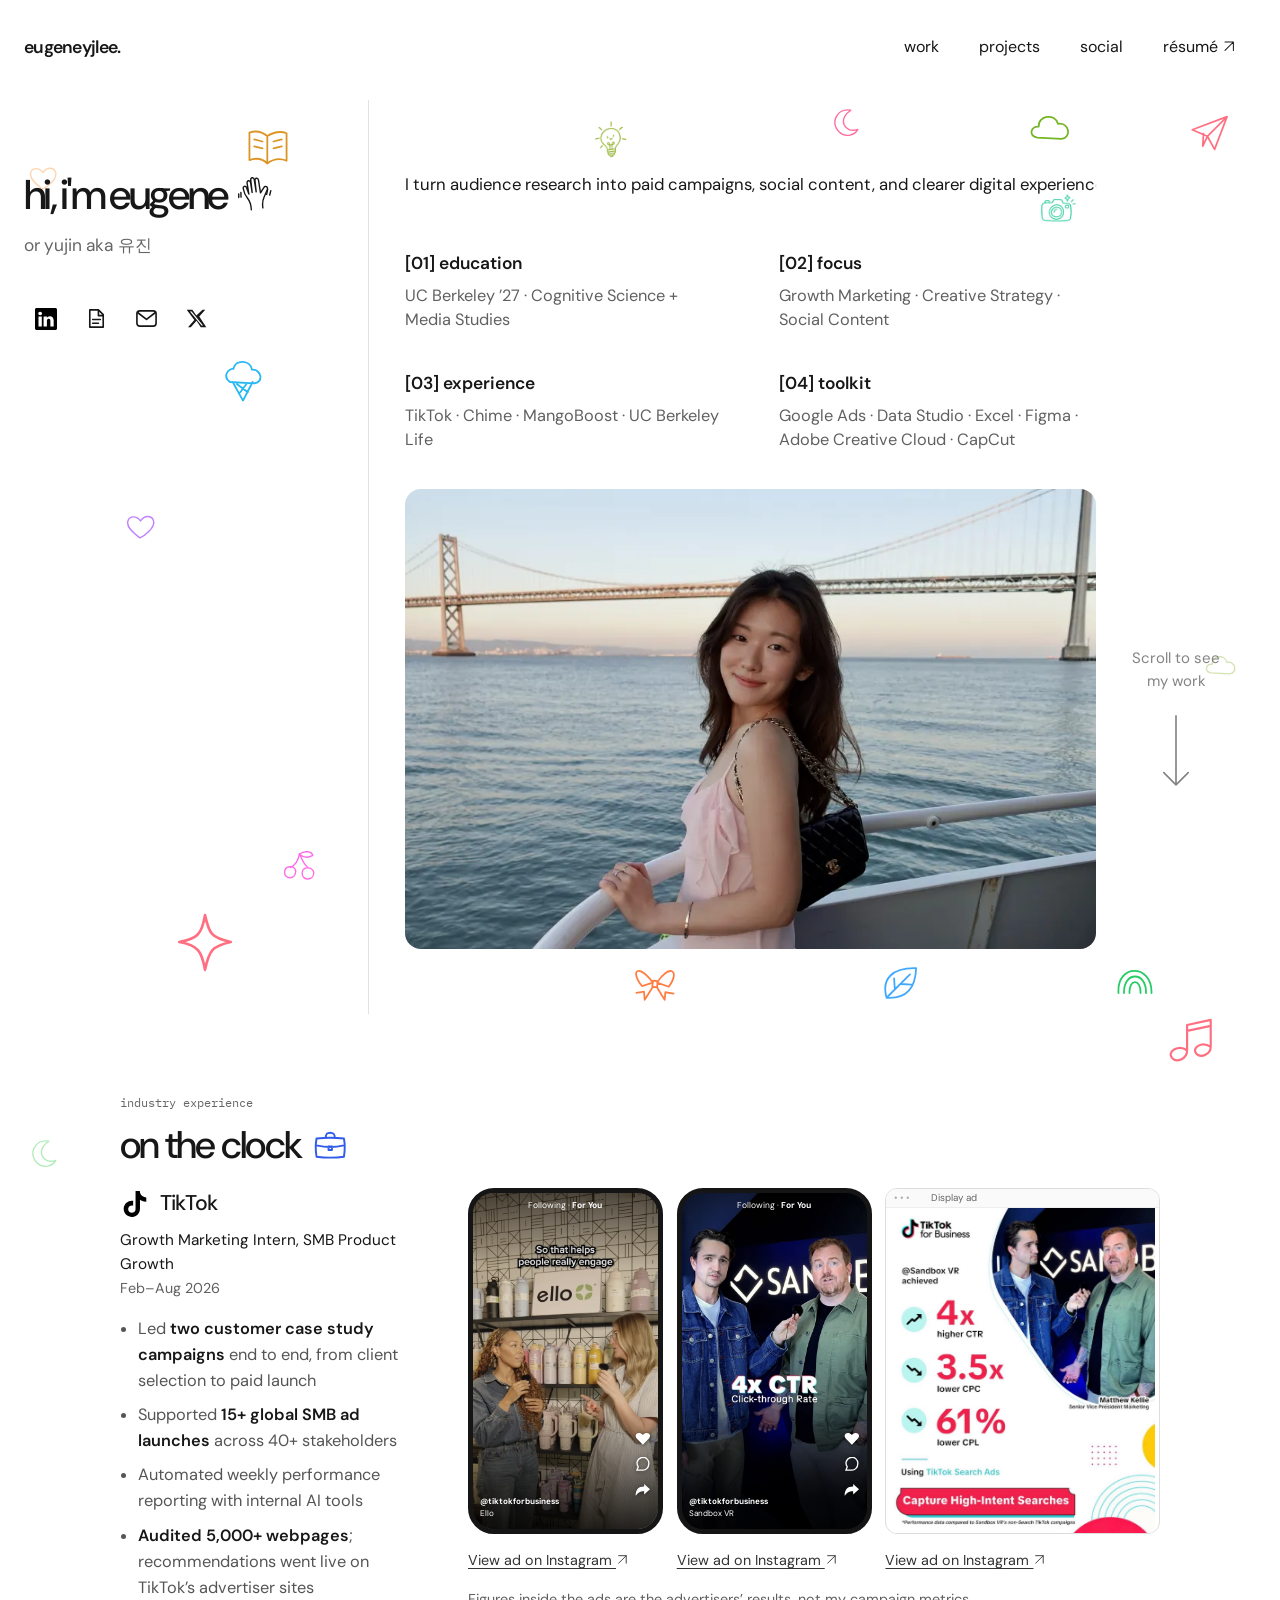
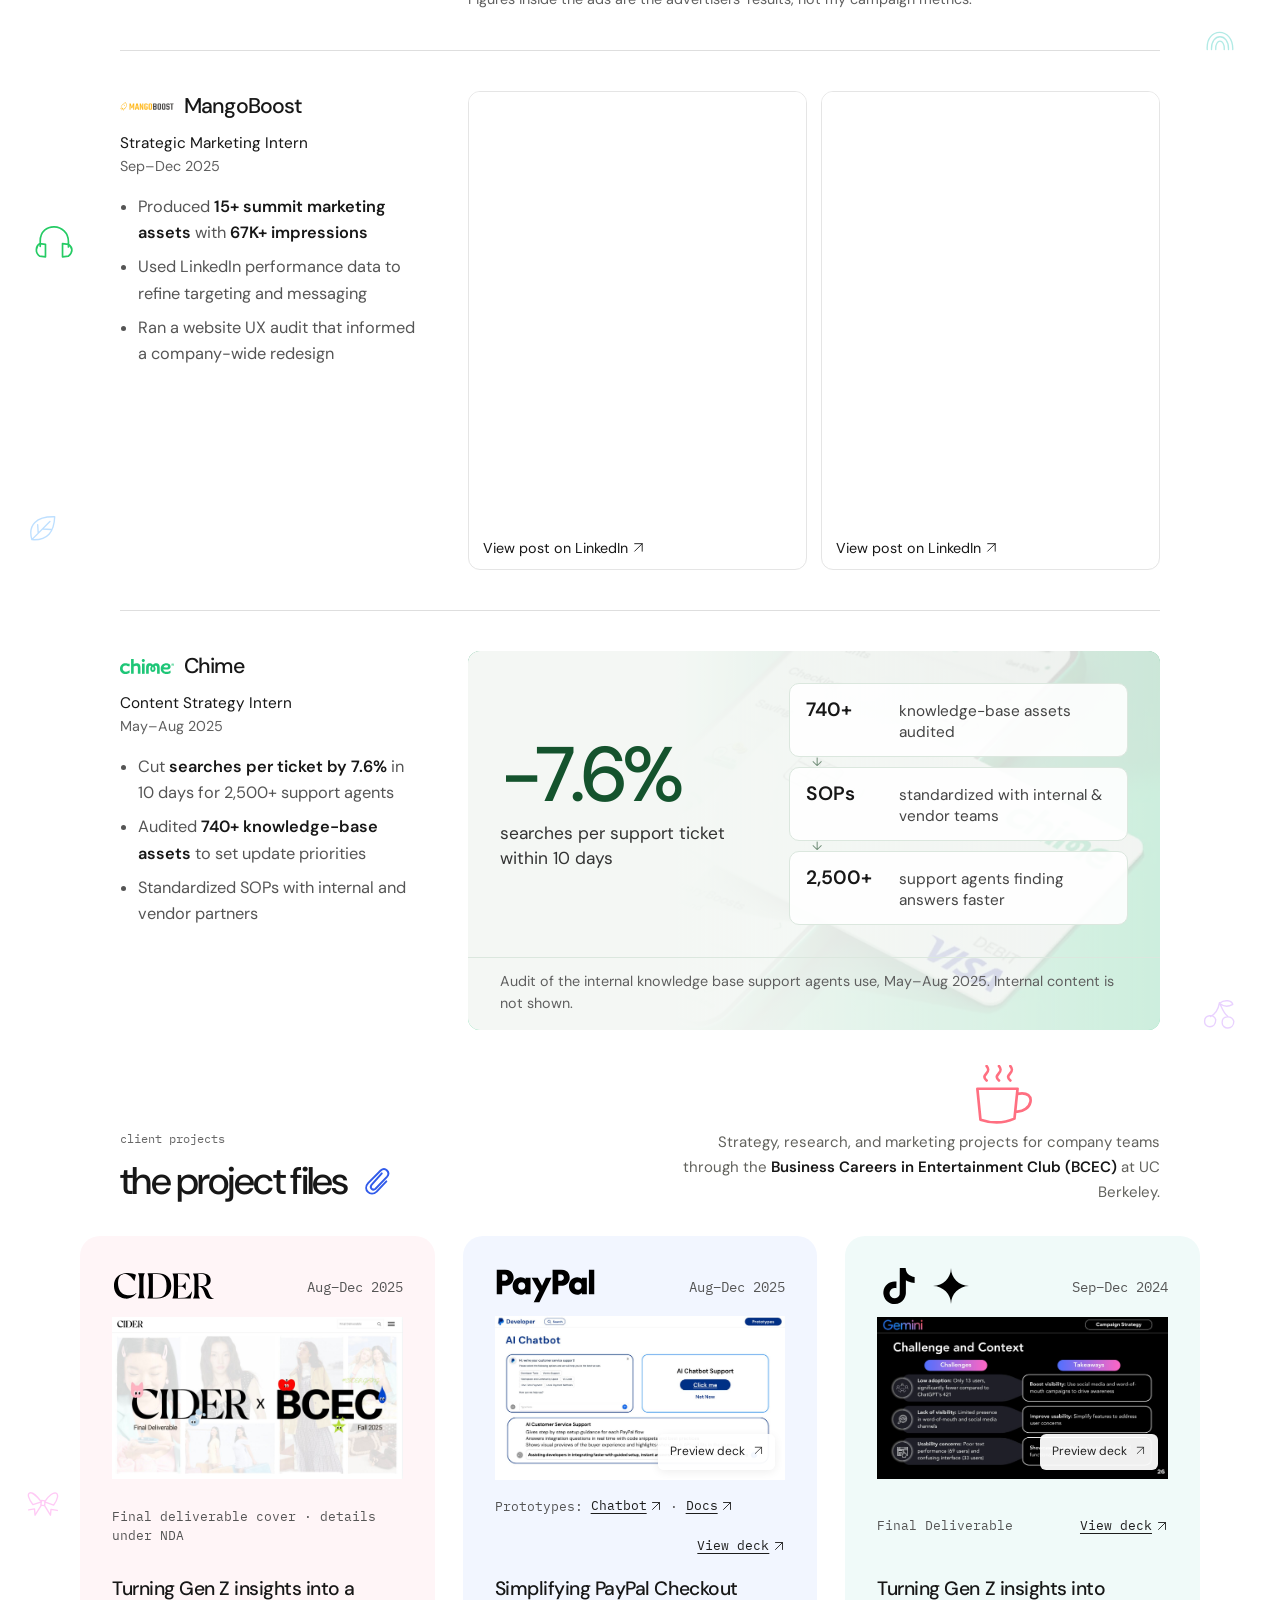
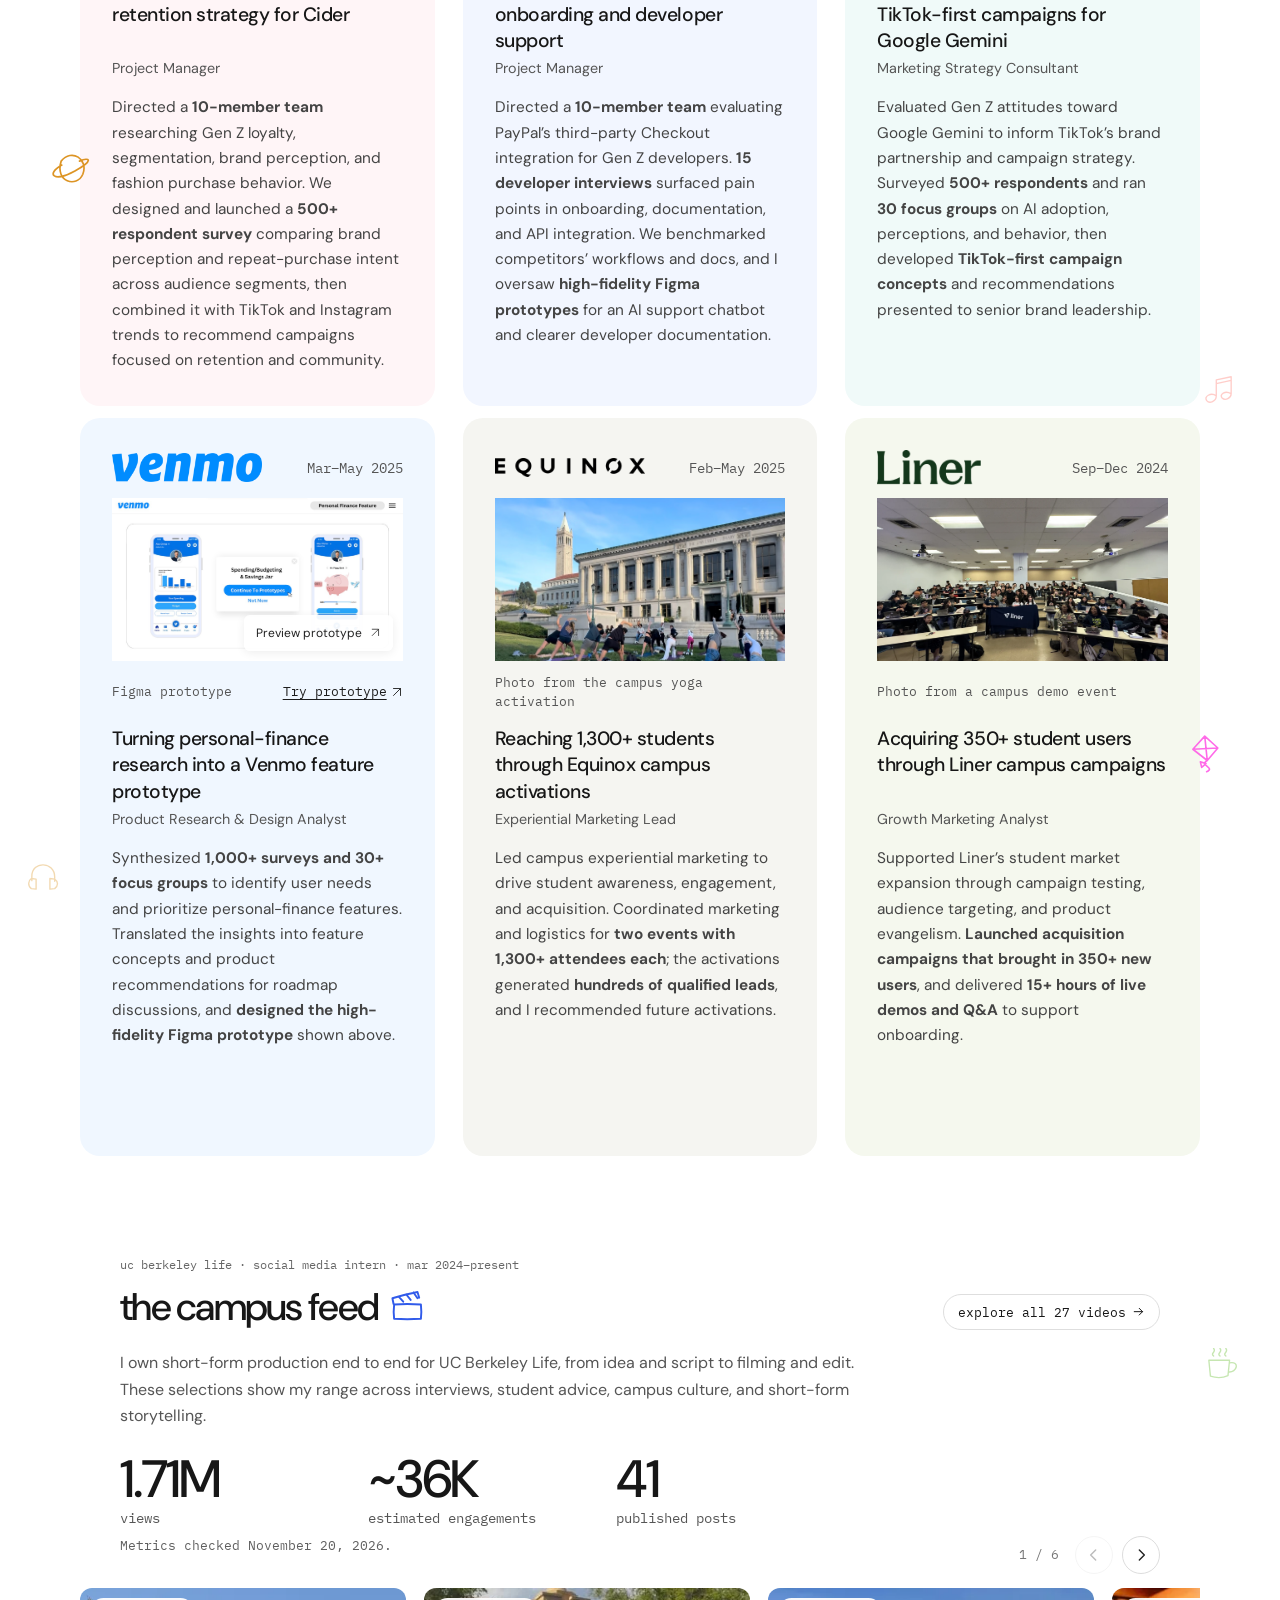
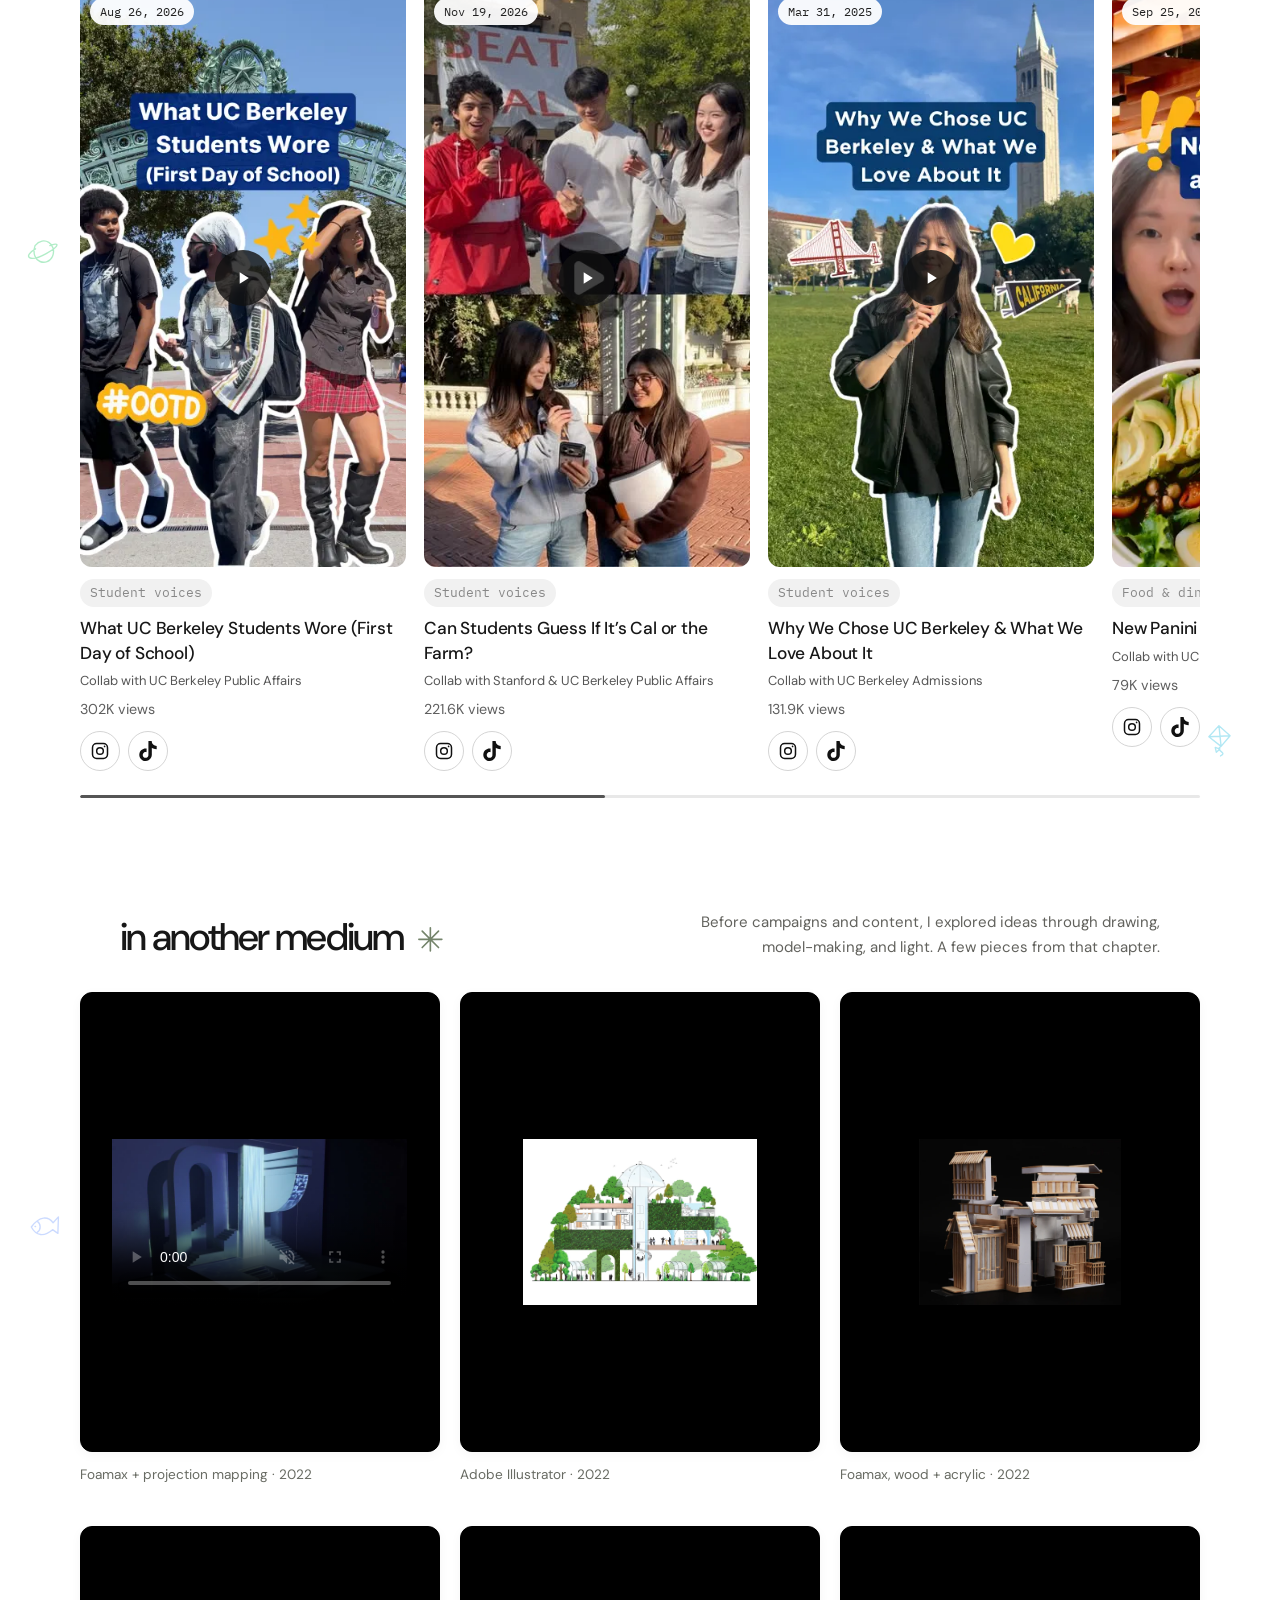
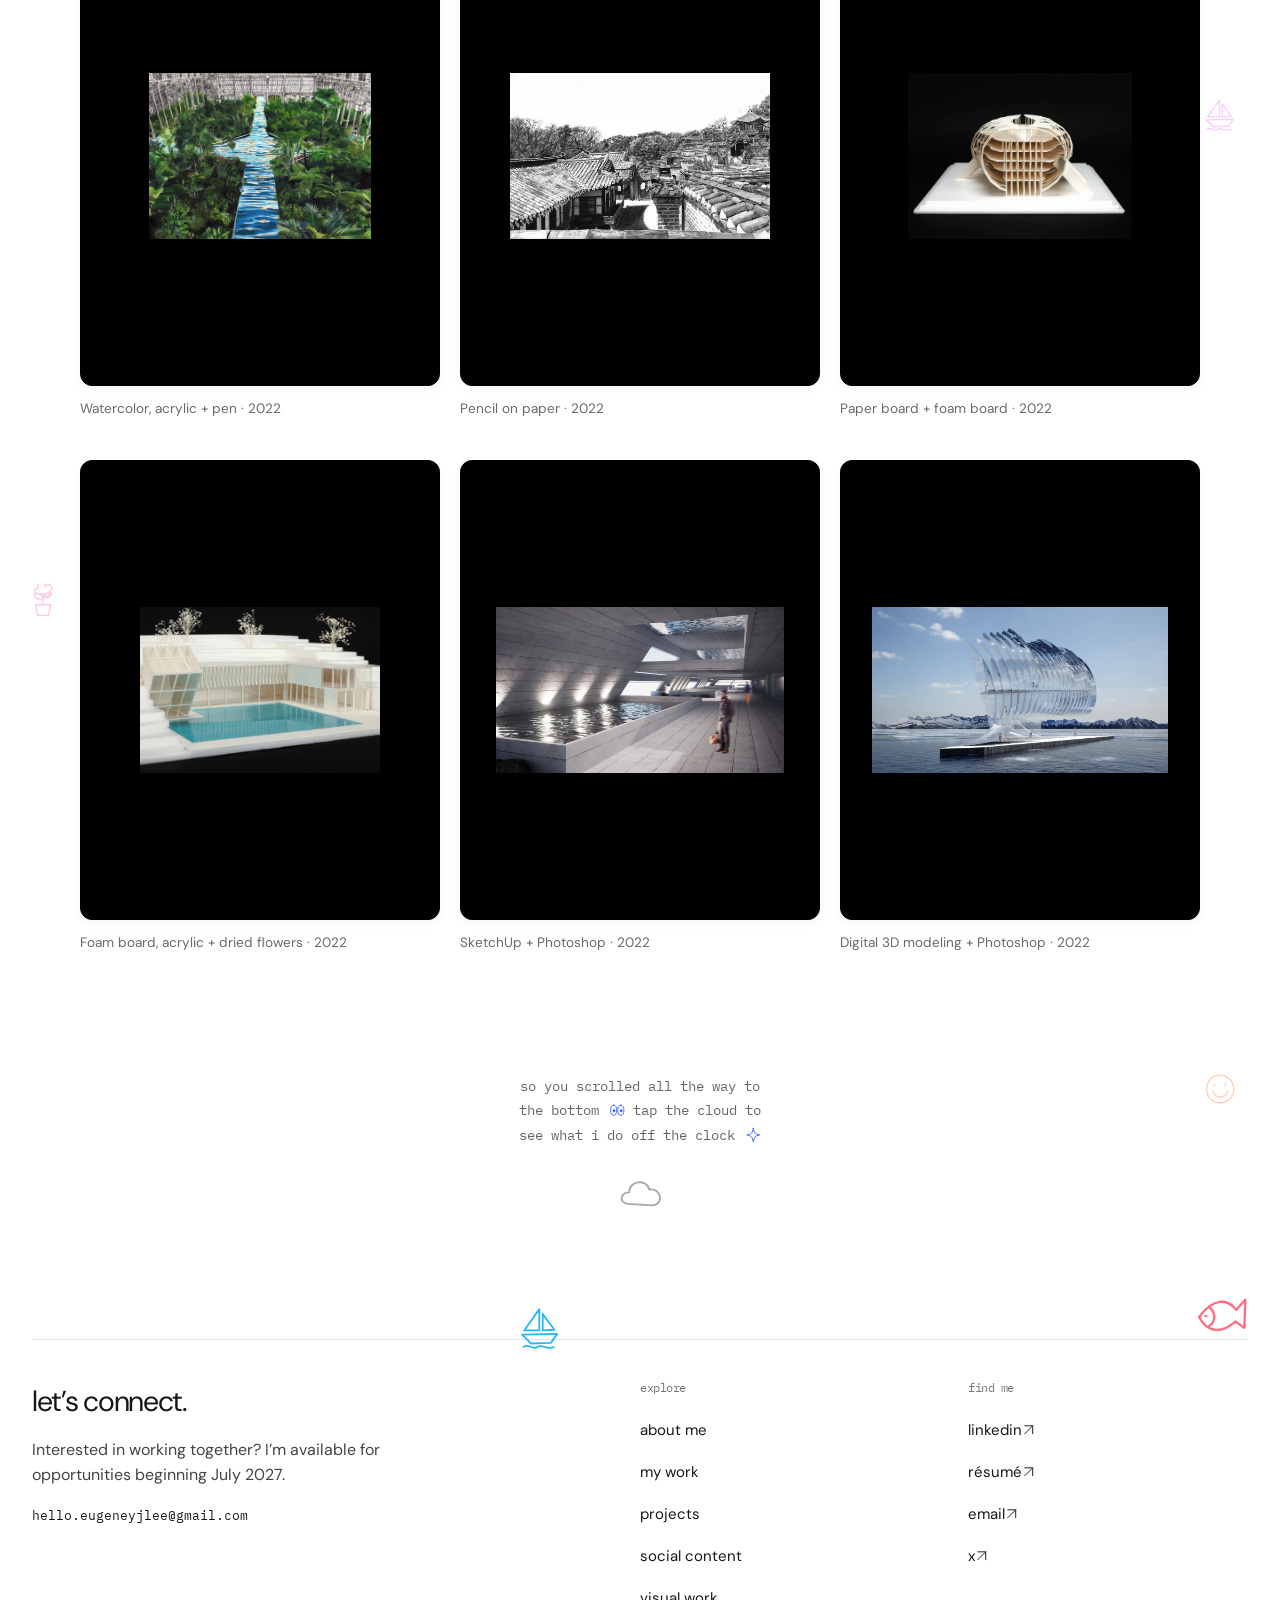
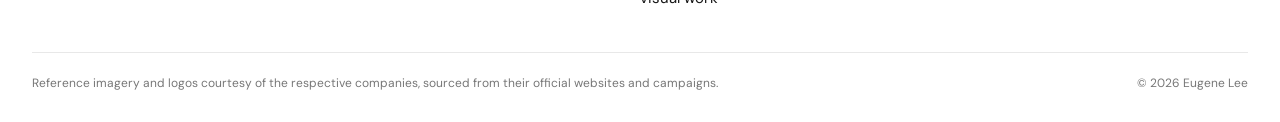
<file: index.html>
<!doctype html>
<html lang="en">
<head>
<meta charset="utf-8"><meta name="viewport" content="width=device-width, initial-scale=1">
<title>Eugene Lee — Growth Marketing, Creative Strategy &amp; Content</title>
<meta name="description" content="Eugene Lee is a UC Berkeley ’27 growth marketer and creative strategist: paid campaigns at TikTok, content strategy at Chime and MangoBoost, and 27 short-form videos across 41 posts for UC Berkeley Life. Available July 2027.">
<link rel="icon" type="image/png" sizes="64x64" href="./media/favicon-64.png?v=26">
<link rel="apple-touch-icon" href="./media/apple-touch-icon.png?v=26">
<link rel="canonical" href="https://eugeneyjlee.github.io/portfolio/">
<meta property="og:title" content="Eugene Lee — Growth Marketing, Creative Strategy &amp; Content"><meta property="og:description" content="Selected work at TikTok, MangoBoost, Chime, and UC Berkeley Life. UC Berkeley ’27. Available July 2027."><meta property="og:type" content="website">
<meta property="og:url" content="https://eugeneyjlee.github.io/portfolio/">
<meta property="og:image" content="https://eugeneyjlee.github.io/portfolio/social-preview-landing-v3.jpg">
<meta property="og:image:secure_url" content="https://eugeneyjlee.github.io/portfolio/social-preview-landing-v3.jpg">
<meta property="og:image:type" content="image/jpeg">
<meta property="og:image:width" content="1200">
<meta property="og:image:height" content="627">
<meta property="og:image:alt" content="Eugene Lee’s portfolio landing page, including navigation, introduction, background, and waterfront photo.">
<meta name="twitter:card" content="summary_large_image">
<meta name="twitter:title" content="Eugene Lee — Growth Marketing, Creative Strategy &amp; Content">
<meta name="twitter:description" content="Selected work at TikTok, MangoBoost, Chime, and UC Berkeley Life. UC Berkeley ’27. Available July 2027.">
<meta name="twitter:image" content="https://eugeneyjlee.github.io/portfolio/social-preview-landing-v3.jpg">
<meta name="twitter:image:alt" content="Eugene Lee’s portfolio landing page, including navigation, introduction, background, and waterfront photo.">
<link rel="stylesheet" href="./style.css?v=layout-65-icons1">
<script src="./reveal.js?v=local-31" defer></script>
<script src="./reels.js?v=local-8" defer></script>
<link rel="stylesheet" href="./project-files.css?v=15">
<link rel="stylesheet" href="./refresh.css?v=18">
<link rel="stylesheet" href="./local-improvements.css?v=9">
<script src="./preview-viewer.js?v=icons1" defer></script>
<link rel="stylesheet" href="./artwork.css?v=5">
<script src="./artwork.js?v=2" defer></script>
<link rel="stylesheet" href="./section-layout.css?v=6">
</head>
<body>
<svg class="doodle-definitions" xmlns="http://www.w3.org/2000/svg" aria-hidden="true"><defs><symbol id="sketch-briefcase" viewBox="0 0 64 64"><path d="M8 22c16-2 32-2 48 0 2 10 2 20 0 32-16 2-32 2-48 0-2-12-2-22 0-32ZM24 21c0-6 1-9 8-9s8 3 8 9M8 34c16 4 32 4 48 0M29 36h6v6h-6Z"/></symbol><symbol id="sketch-paperclip" viewBox="0 0 64 64"><path d="M40 20 22 40c-4 5 2 11 7 7l20-21c7-8-3-18-11-11L16 37c-10 11 4 25 15 15l17-18"/></symbol><symbol id="sketch-clapper" viewBox="0 0 64 64"><path d="M9 29c15-1 31-1 47 0 1 9 1 17 0 25-16 1-32 1-47 0-1-8-1-17 0-25ZM8 28 6 18c14-4 29-8 44-11l3 10M17 15l8 9M30 11l8 10M43 8l7 10"/></symbol><symbol id="sketch-eyes" viewBox="0 0 64 64"><path d="M18 12c-8 0-12 9-12 20s4 20 12 20 12-9 12-20-4-20-12-20ZM46 12c-8 0-12 9-12 20s4 20 12 20 12-9 12-20-4-20-12-20Z"/><path d="M22 34c0 3-1 5-3 5s-3-2-3-5 1-5 3-5 3 2 3 5ZM50 34c0 3-1 5-3 5s-3-2-3-5 1-5 3-5 3 2 3 5Z" fill="currentColor"/></symbol><symbol id="sketch-asterisk" viewBox="0 0 64 64"><path d="M32 8v48M8 32h48M15 15l34 34M49 15 15 49"/></symbol><symbol id="icon-arrow-right" viewBox="0 0 24 24"><path d="M4 12h15M13 6l6 6-6 6"/></symbol><symbol id="icon-arrow-left" viewBox="0 0 24 24"><path d="M20 12H5M11 6l-6 6 6 6"/></symbol><symbol id="sketch-heart" viewBox="0 0 64 64"><path d="M31 51C22 44 5 32 9 20c3-10 16-10 23 0 8-12 22-10 24 1 2 12-16 26-25 30Z"/></symbol><symbol id="sketch-cloud" viewBox="0 0 64 64"><path d="M15 43C1 41 6 26 17 27c-1-16 24-20 28-4 16-3 21 20 5 22L15 43Z"/></symbol><symbol id="sketch-crescent" viewBox="0 0 64 64"><path d="M43 8C15 3 4 34 21 49c13 12 30 5 35-5-25 9-39-20-13-36Z"/></symbol><symbol id="sketch-rainbow" viewBox="0 0 64 64"><path d="M8 48C5 5 57 5 56 48M16 48c-1-32 33-32 32 0M24 48c-1-21 17-21 16 0"/></symbol><symbol id="sketch-leaf" viewBox="0 0 64 64"><path d="M11 52C3 24 20 8 54 9c-1 28-13 45-43 43ZM11 52 45 18M23 40l-1-16M32 32l15 1"/></symbol><symbol id="sketch-cherry" viewBox="0 0 64 64"><path d="M24 39c0 18-22 16-21 3 0-12 17-15 21-3ZM58 42c0 17-22 16-22 2 0-13 18-14 22-2ZM14 33c13-6 16-20 17-26 5 11 8 21 16 26M31 8c10-8 23-5 25 2-10 6-18 4-25-2"/></symbol><symbol id="sketch-bow" viewBox="0 0 64 64"><path d="M29 30C8 2-5 12 13 35l16-5ZM35 30C52 3 70 11 52 36l-17-6ZM29 27l7 1-1 9-7-1ZM29 36 17 55l-1-12-11 2M35 37l11 18 1-11 12 2"/></symbol><symbol id="sketch-music" viewBox="0 0 64 64"><path d="M25 43V13l28-6v32M25 20l28-6M25 43c-10-7-24 1-18 9 5 6 18 2 18-9ZM53 39c-11-7-23 1-17 8 6 6 17 0 17-8Z"/></symbol><symbol id="sketch-headphones" viewBox="0 0 64 64"><path d="M11 37V29c0-30 43-28 43 1v8M10 33l9 1v19l-9-1C3 47 4 37 10 33ZM54 34l-9-1v20l9-1c7-6 7-13 0-18"/></symbol><symbol id="sketch-coffee" viewBox="0 0 64 64"><path d="M11 23l3 30c12 4 24 3 33-1l3-29-39 0ZM50 28c20-4 14 19-2 17M20 15c-7-6 6-7 0-14M32 15c-7-6 6-7 0-14M43 15c-7-6 6-7 0-14"/></symbol><symbol id="sketch-planet" viewBox="0 0 64 64"><path d="M17 20c16-20 42-3 33 20-9 21-43 12-33-20ZM18 26C-7 40 6 53 38 35 67 19 61 13 45 20"/></symbol><symbol id="sketch-kite" viewBox="0 0 64 64"><path d="M30 5 51 24 34 44 11 26 30 5ZM30 5l4 39M11 26l40-2M34 44c-14 8 14 11-1 18M32 49l-9-3 2 9 7-6"/></symbol><symbol id="sketch-fish" viewBox="0 0 64 64"><path d="M10 32c16-22 32-20 41-8l10-11-1 31-10-7C34 51 19 49 10 32ZM21 21c7 5 8 16 0 21M17 31h1"/></symbol><symbol id="sketch-sailboat" viewBox="0 0 64 64"><path d="M6 43l51-1-9 13-29 1L6 43ZM31 6v31H9L31 6ZM36 13l17 23-17 1V13M8 61c7-6 13 5 20 0s14 5 24 0"/></symbol><symbol id="sketch-flowerpot" viewBox="0 0 64 64"><path d="M18 39h29l-5 20H22l-4-20ZM32 39V24M32 30C16 29 14 21 16 19c9-2 16 1 16 11M32 26c1-9 13-11 16-8-1 7-10 10-16 8M32 18c-19 4-19-10-9-10-4-13 11-13 13-4 11-7 18 5 8 10 3 10-9 13-12 4"/></symbol><symbol id="sketch-smiley" viewBox="0 0 64 64"><path d="M32 6C0 5-3 58 32 58 67 58 66 7 32 6ZM21 23v3M42 22v4M19 36c4 15 24 15 28-1"/></symbol><symbol id="sketch-sparkle" viewBox="0 0 64 64"><path d="M32 5c-3 19-8 23-25 26 18 3 22 9 25 27 4-19 7-23 25-27C38 27 36 23 32 5Z"/></symbol><symbol id="sketch-paperplane" viewBox="0 0 64 64"><path d="M5 27 58 7 39 57 28 37 5 27ZM28 37 58 7M28 37l-7 15 1-19"/></symbol><symbol id="sketch-book" viewBox="0 0 64 64"><path d="M31 16C21 8 11 9 5 11v40c11-4 19-2 26 5 9-7 18-8 28-4V12c-10-4-18-2-28 4v40M12 21l12 3M12 31l12 3M40 24l12-3M40 34l12-3"/></symbol><symbol id="sketch-icecream" viewBox="0 0 64 64"><path d="M17 32 32 59 46 32M13 32c-12-9-1-20 5-19 3-15 25-13 27 1 14-1 18 20 2 20L13 32ZM23 35l16 12M37 35 28 47"/></symbol></defs></svg>
<div class="background-doodles" aria-hidden="true"><span class="doodle varied-doodle" style="--x:2%;--y:2%;--doodle-hue:0deg;--tilt:-10deg;animation-delay:-0s"><svg viewBox="0 0 64 64" fill="none" stroke="currentColor" stroke-width="2.6" stroke-linecap="round" stroke-linejoin="round" aria-hidden="true"><use href="#sketch-heart"/></svg></span><span class="doodle varied-doodle" style="--x:94%;--y:8%;--doodle-hue:47deg;--tilt:-5deg;animation-delay:-1s"><svg viewBox="0 0 64 64" fill="none" stroke="currentColor" stroke-width="2.6" stroke-linecap="round" stroke-linejoin="round" aria-hidden="true"><use href="#sketch-cloud"/></svg></span><span class="doodle varied-doodle" style="--x:2%;--y:14%;--doodle-hue:94deg;--tilt:0deg;animation-delay:-2s"><svg viewBox="0 0 64 64" fill="none" stroke="currentColor" stroke-width="2.6" stroke-linecap="round" stroke-linejoin="round" aria-hidden="true"><use href="#sketch-crescent"/></svg></span><span class="doodle varied-doodle" style="--x:94%;--y:20%;--doodle-hue:141deg;--tilt:5deg;animation-delay:-3s"><svg viewBox="0 0 64 64" fill="none" stroke="currentColor" stroke-width="2.6" stroke-linecap="round" stroke-linejoin="round" aria-hidden="true"><use href="#sketch-rainbow"/></svg></span><span class="doodle varied-doodle" style="--x:2%;--y:26%;--doodle-hue:188deg;--tilt:10deg;animation-delay:-4s"><svg viewBox="0 0 64 64" fill="none" stroke="currentColor" stroke-width="2.6" stroke-linecap="round" stroke-linejoin="round" aria-hidden="true"><use href="#sketch-leaf"/></svg></span><span class="doodle varied-doodle" style="--x:94%;--y:32%;--doodle-hue:235deg;--tilt:-10deg;animation-delay:-5s"><svg viewBox="0 0 64 64" fill="none" stroke="currentColor" stroke-width="2.6" stroke-linecap="round" stroke-linejoin="round" aria-hidden="true"><use href="#sketch-cherry"/></svg></span><span class="doodle varied-doodle" style="--x:2%;--y:38%;--doodle-hue:282deg;--tilt:-5deg;animation-delay:-6s"><svg viewBox="0 0 64 64" fill="none" stroke="currentColor" stroke-width="2.6" stroke-linecap="round" stroke-linejoin="round" aria-hidden="true"><use href="#sketch-bow"/></svg></span><span class="doodle varied-doodle" style="--x:94%;--y:44%;--doodle-hue:329deg;--tilt:0deg;animation-delay:-0s"><svg viewBox="0 0 64 64" fill="none" stroke="currentColor" stroke-width="2.6" stroke-linecap="round" stroke-linejoin="round" aria-hidden="true"><use href="#sketch-music"/></svg></span><span class="doodle varied-doodle" style="--x:2%;--y:50%;--doodle-hue:16deg;--tilt:5deg;animation-delay:-1s"><svg viewBox="0 0 64 64" fill="none" stroke="currentColor" stroke-width="2.6" stroke-linecap="round" stroke-linejoin="round" aria-hidden="true"><use href="#sketch-headphones"/></svg></span><span class="doodle varied-doodle" style="--x:94%;--y:56%;--doodle-hue:63deg;--tilt:10deg;animation-delay:-2s"><svg viewBox="0 0 64 64" fill="none" stroke="currentColor" stroke-width="2.6" stroke-linecap="round" stroke-linejoin="round" aria-hidden="true"><use href="#sketch-coffee"/></svg></span><span class="doodle varied-doodle" style="--x:2%;--y:62%;--doodle-hue:110deg;--tilt:-10deg;animation-delay:-3s"><svg viewBox="0 0 64 64" fill="none" stroke="currentColor" stroke-width="2.6" stroke-linecap="round" stroke-linejoin="round" aria-hidden="true"><use href="#sketch-planet"/></svg></span><span class="doodle varied-doodle" style="--x:94%;--y:68%;--doodle-hue:157deg;--tilt:-5deg;animation-delay:-4s"><svg viewBox="0 0 64 64" fill="none" stroke="currentColor" stroke-width="2.6" stroke-linecap="round" stroke-linejoin="round" aria-hidden="true"><use href="#sketch-kite"/></svg></span><span class="doodle varied-doodle" style="--x:2%;--y:74%;--doodle-hue:204deg;--tilt:0deg;animation-delay:-5s"><svg viewBox="0 0 64 64" fill="none" stroke="currentColor" stroke-width="2.6" stroke-linecap="round" stroke-linejoin="round" aria-hidden="true"><use href="#sketch-fish"/></svg></span><span class="doodle varied-doodle" style="--x:94%;--y:80%;--doodle-hue:251deg;--tilt:5deg;animation-delay:-6s"><svg viewBox="0 0 64 64" fill="none" stroke="currentColor" stroke-width="2.6" stroke-linecap="round" stroke-linejoin="round" aria-hidden="true"><use href="#sketch-sailboat"/></svg></span><span class="doodle varied-doodle" style="--x:2%;--y:86%;--doodle-hue:298deg;--tilt:10deg;animation-delay:-0s"><svg viewBox="0 0 64 64" fill="none" stroke="currentColor" stroke-width="2.6" stroke-linecap="round" stroke-linejoin="round" aria-hidden="true"><use href="#sketch-flowerpot"/></svg></span><span class="doodle varied-doodle" style="--x:94%;--y:92%;--doodle-hue:345deg;--tilt:-10deg;animation-delay:-1s"><svg viewBox="0 0 64 64" fill="none" stroke="currentColor" stroke-width="2.6" stroke-linecap="round" stroke-linejoin="round" aria-hidden="true"><use href="#sketch-smiley"/></svg></span></div>
<a class="skip" href="#main">Skip to content</a>
<header class="nav wrap"><a class="wordmark" href="./">eugeneyjlee.</a><nav aria-label="Main navigation"><a href="#work">work</a><a href="#projects">projects</a><a href="#social">social</a><a href="https://doc-visitor-link.eugeneyjlee.chatgpt.site/">résumé <svg class="arrow-up-right" viewBox="0 0 24 24" width="16" height="16" fill="none" stroke="currentColor" stroke-width="1.7" stroke-linecap="round" stroke-linejoin="round" aria-hidden="true" focusable="false"><path d="M5 19 19 5M5 5h14v14"/></svg></a></nav></header>
<main id="main" class="wrap">
<section id="about" class="intro" aria-labelledby="intro-title"><span class="doodle varied-doodle hero-doodle" aria-hidden="true"><svg viewBox="0 0 64 64" fill="none" stroke="currentColor" stroke-width="2.6" stroke-linecap="round" stroke-linejoin="round" aria-hidden="true"><use href="#sketch-sparkle"/></svg></span>
<span class="doodle varied-doodle extra-hero" aria-hidden="true"><svg viewBox="0 0 64 64" fill="none" stroke="currentColor" stroke-width="2.6" stroke-linecap="round" stroke-linejoin="round" aria-hidden="true"><use href="#sketch-paperplane"/></svg></span><span class="doodle varied-doodle landing-spark spark-1" aria-hidden="true" style="--doodle-hue:15deg"><svg viewBox="0 0 64 64" fill="none" stroke="currentColor" stroke-width="2.6" stroke-linecap="round" stroke-linejoin="round" aria-hidden="true"><use href="#sketch-book"/></svg></span><span class="doodle varied-doodle landing-spark spark-2" aria-hidden="true" style="--doodle-hue:165deg"><svg viewBox="0 0 64 64" fill="none" stroke="currentColor" stroke-width="2.6" stroke-linecap="round" stroke-linejoin="round" aria-hidden="true"><use href="#sketch-icecream"/></svg></span><span class="doodle varied-doodle landing-spark spark-3" aria-hidden="true" style="--doodle-hue:235deg"><svg viewBox="0 0 64 64" fill="none" stroke="currentColor" stroke-width="2.6" stroke-linecap="round" stroke-linejoin="round" aria-hidden="true"><use href="#sketch-heart"/></svg></span><span class="doodle varied-doodle landing-spark spark-4" aria-hidden="true" style="--doodle-hue:55deg"><svg viewBox="0 0 64 64" fill="none" stroke="currentColor" stroke-width="2.6" stroke-linecap="round" stroke-linejoin="round" aria-hidden="true"><use href="#sketch-cloud"/></svg></span><span class="doodle varied-doodle landing-spark spark-5" aria-hidden="true" style="--doodle-hue:310deg"><svg viewBox="0 0 64 64" fill="none" stroke="currentColor" stroke-width="2.6" stroke-linecap="round" stroke-linejoin="round" aria-hidden="true"><use href="#sketch-crescent"/></svg></span><span class="doodle varied-doodle landing-spark spark-6" aria-hidden="true" style="--doodle-hue:110deg"><svg viewBox="0 0 64 64" fill="none" stroke="currentColor" stroke-width="2.6" stroke-linecap="round" stroke-linejoin="round" aria-hidden="true"><use href="#sketch-rainbow"/></svg></span><span class="doodle varied-doodle landing-spark spark-7" aria-hidden="true" style="--doodle-hue:185deg"><svg viewBox="0 0 64 64" fill="none" stroke="currentColor" stroke-width="2.6" stroke-linecap="round" stroke-linejoin="round" aria-hidden="true"><use href="#sketch-leaf"/></svg></span><span class="doodle varied-doodle landing-spark spark-8" aria-hidden="true" style="--doodle-hue:280deg"><svg viewBox="0 0 64 64" fill="none" stroke="currentColor" stroke-width="2.6" stroke-linecap="round" stroke-linejoin="round" aria-hidden="true"><use href="#sketch-cherry"/></svg></span><span class="doodle varied-doodle landing-spark spark-9" aria-hidden="true" style="--doodle-hue:345deg"><svg viewBox="0 0 64 64" fill="none" stroke="currentColor" stroke-width="2.6" stroke-linecap="round" stroke-linejoin="round" aria-hidden="true"><use href="#sketch-bow"/></svg></span><div class="intro-identity"><h1 id="intro-title">hi, i'm <em>eugene</em> <span class="wave hand-doodle" aria-hidden="true"><svg viewBox="0 0 64 64" fill="none" stroke="currentColor" stroke-width="2.4" stroke-linecap="round" stroke-linejoin="round"><path d="M22 58c1-9 1-13-3-20-3-5-5-11-5-18 0-4 5-5 6 0l2 11V12c0-5 6-5 6 0v17l1-21c0-5 6-5 6 0v21l1-19c0-5 6-5 6 0v22l7-8c3-4 8 0 5 5l-7 11c-4 6-5 11-5 18"/><path d="M9 26 8 34M5 28l-1 6M55 28l-3 8M60 31l-3 7"/></svg></span></h1><p class="intro-alias">or yujin aka <span lang="ko">유진</span></p>
<div class="intro-actions social-icons" aria-label="Find me online"><a target="_blank" rel="noopener noreferrer" href="https://www.linkedin.com/in/eugeneyjlee/" aria-label="LinkedIn" title="LinkedIn"><img src="./logo-linkedin.svg" width="22" height="22" alt=""></a><a target="_blank" rel="noopener noreferrer" href="https://doc-visitor-link.eugeneyjlee.chatgpt.site/" aria-label="Résumé" title="Résumé"><svg viewBox="0 0 24 24" width="23" height="23" fill="none" stroke="currentColor" stroke-width="1.7" stroke-linecap="round" stroke-linejoin="round" aria-hidden="true"><path d="M14 3H5v18h14V8zM14 3v6h5M8 13h8M8 17h6"/></svg></a><a target="_blank" rel="noopener noreferrer" href="mailto:hello.eugeneyjlee@gmail.com" aria-label="Email" title="Email"><svg viewBox="0 0 24 24" width="23" height="23" fill="none" stroke="currentColor" stroke-width="1.7" stroke-linecap="round" stroke-linejoin="round" aria-hidden="true"><rect x="2" y="4" width="20" height="16" rx="3"/><path d="m3 6 9 7 9-7"/></svg></a><a target="_blank" rel="noopener noreferrer" href="https://x.com/eugeneyjlee" aria-label="X" title="X"><svg viewBox="0 0 24 24" width="21" height="21" fill="currentColor" aria-hidden="true"><path d="M18.9 2H22l-6.8 7.8L23.2 22h-6.3L12 14.6 5.5 22H2.3l7.2-8.3L.8 2h6.5l4.5 6.7L18.9 2ZM17.8 20h1.7L6.4 3.9H4.5L17.8 20Z"/></svg></a></div>
</div><div class="intro-center"><div class="intro-content"><div class="typewriter-wrap">
<span class="doodle idea-doodle" aria-hidden="true"></span>
<p class="intro-text typewriter">I turn audience research into paid campaigns, social content, and clearer digital experiences.</p>
<span class="doodle camera-doodle" aria-hidden="true"></span>
</div>
<ul class="intro-facts">
<li><span class="fact-label">education</span><span>UC Berkeley ’27 · Cognitive Science + Media Studies</span></li>
<li><span class="fact-label">focus</span><span>Growth Marketing · Creative Strategy · Social Content</span></li>
<li><span class="fact-label">experience</span><span>TikTok · Chime · MangoBoost · UC Berkeley Life</span></li>
<li><span class="fact-label">toolkit</span><span>Google Ads · Data Studio · Excel · Figma · Adobe Creative Cloud · CapCut</span></li>
</ul>
<div class="landing-photo-row"><figure class="landing-photo"><picture><source type="image/webp" srcset="./media/eugene-landing-900.webp 900w, ./media/eugene-landing-1600.webp 1600w" sizes="(max-width: 650px) 92vw, 62vw"><img src="./media/eugene-landing-1600.jpg" alt="Eugene Lee by the waterfront" width="1600" height="1067" fetchpriority="high" decoding="async"></picture></figure><a class="work-scroll-cue" href="#work"><span>Scroll to see<br>my work</span><svg viewBox="0 0 32 72" width="32" height="72" fill="none" stroke="currentColor" stroke-width="1.5" stroke-linecap="round" stroke-linejoin="round" aria-hidden="true"><path d="M16 4v62M5 55l11 11 11-11"/></svg></a></div></div></div>

</section>
<section id="work" class="work" aria-labelledby="work-title"><span class="doodle varied-doodle work-doodle" aria-hidden="true"><svg viewBox="0 0 64 64" fill="none" stroke="currentColor" stroke-width="2.6" stroke-linecap="round" stroke-linejoin="round" aria-hidden="true"><use href="#sketch-music"/></svg></span><div class="section-copy"><div class="section-heading"><div><p class="project-kicker">industry experience</p><h2 id="work-title">on the clock <svg class="emoji-icon" viewBox="0 0 64 64" fill="none" stroke="currentColor" stroke-width="3.4" stroke-linecap="round" stroke-linejoin="round" aria-hidden="true" focusable="false"><use href="#sketch-briefcase"/></svg></h2></div></div></div><span class="doodle varied-doodle extra-work" aria-hidden="true"><svg viewBox="0 0 64 64" fill="none" stroke="currentColor" stroke-width="2.6" stroke-linecap="round" stroke-linejoin="round" aria-hidden="true"><use href="#sketch-headphones"/></svg></span><div class="experience-grid visual-experiences"><article class="experience-card tiktok"><figure class="work-visual campaign-visual"><div class="paid-assets" role="group" aria-label="TikTok campaign creatives"><a class="paid-video" href="https://www.instagram.com/p/DcLKmADsVRe/" target="_blank" rel="noopener noreferrer" aria-label="View ad on Instagram: Ello video case study"><span class="tiktok-phone"><img src="./media/tiktok-ello-ad.webp" alt="Ello video case study ad" width="600" height="986" loading="lazy" decoding="async"><span class="phone-feed" aria-hidden="true">Following · <b>For You</b></span><span class="phone-actions" aria-hidden="true"><svg viewBox="0 0 24 24" width="15" height="15" fill="currentColor" aria-hidden="true"><path d="M12 21 3 12C-3 5 6-1 12 6c6-7 15-1 9 6Z"/></svg><svg viewBox="0 0 24 24" width="15" height="15" fill="none" stroke="currentColor" stroke-width="2" aria-hidden="true"><path d="M21 11a9 9 0 0 1-9 9H3l2-5a9 9 0 1 1 16-4Z"/></svg><svg viewBox="0 0 24 24" width="15" height="15" fill="currentColor" aria-hidden="true"><path d="m14 3 9 8-9 8v-5C7 14 4 17 1 21c0-9 4-14 13-14Z"/></svg></span><span class="phone-caption" aria-hidden="true"><b>@tiktokforbusiness</b><span>Ello</span></span></span><span class="artifact-link">View ad on Instagram <svg class="arrow-up-right" viewBox="0 0 24 24" width="16" height="16" fill="none" stroke="currentColor" stroke-width="1.7" stroke-linecap="round" stroke-linejoin="round" aria-hidden="true" focusable="false"><path d="M5 19 19 5M5 5h14v14"/></svg></span></a><a class="paid-video" href="https://www.instagram.com/p/DcLKsIosdh4/" target="_blank" rel="noopener noreferrer" aria-label="View ad on Instagram: Sandbox VR video case study"><span class="tiktok-phone"><img src="./media/tiktok-sandbox-video.webp" alt="Sandbox VR video case study ad" width="600" height="1101" loading="lazy" decoding="async"><span class="phone-feed" aria-hidden="true">Following · <b>For You</b></span><span class="phone-actions" aria-hidden="true"><svg viewBox="0 0 24 24" width="15" height="15" fill="currentColor" aria-hidden="true"><path d="M12 21 3 12C-3 5 6-1 12 6c6-7 15-1 9 6Z"/></svg><svg viewBox="0 0 24 24" width="15" height="15" fill="none" stroke="currentColor" stroke-width="2" aria-hidden="true"><path d="M21 11a9 9 0 0 1-9 9H3l2-5a9 9 0 1 1 16-4Z"/></svg><svg viewBox="0 0 24 24" width="15" height="15" fill="currentColor" aria-hidden="true"><path d="m14 3 9 8-9 8v-5C7 14 4 17 1 21c0-9 4-14 13-14Z"/></svg></span><span class="phone-caption" aria-hidden="true"><b>@tiktokforbusiness</b><span>Sandbox VR</span></span></span><span class="artifact-link">View ad on Instagram <svg class="arrow-up-right" viewBox="0 0 24 24" width="16" height="16" fill="none" stroke="currentColor" stroke-width="1.7" stroke-linecap="round" stroke-linejoin="round" aria-hidden="true" focusable="false"><path d="M5 19 19 5M5 5h14v14"/></svg></span></a><a class="paid-static" href="https://www.instagram.com/p/DcKizcoMnkU/" target="_blank" rel="noopener noreferrer" aria-label="View ad on Instagram: Sandbox VR static case-study ad"><span class="browser-ad"><span class="browser-ad-bar" aria-hidden="true"><span>•••</span> Display ad</span><img src="./tiktok-sandbox-static.jpg" alt="Sandbox VR TikTok Search Ads static creative: 4x higher CTR, 3.5x lower CPC and 61% lower CPL compared with its non-Search TikTok campaigns" loading="lazy"></span><span class="artifact-link">View ad on Instagram <svg class="arrow-up-right" viewBox="0 0 24 24" width="16" height="16" fill="none" stroke="currentColor" stroke-width="1.7" stroke-linecap="round" stroke-linejoin="round" aria-hidden="true" focusable="false"><path d="M5 19 19 5M5 5h14v14"/></svg></span></a></div><figcaption class="work-caption">Figures inside the ads are the advertisers’ results, not my campaign metrics.</figcaption>
</figure><div class="work-copy"><div class="card-heading"><img class="small-brand" src="./logo-tiktok.svg" alt="" loading="lazy"><h3>TikTok</h3></div><p class="role">Growth Marketing Intern, SMB Product Growth<span>Feb–Aug 2026</span></p><ul class="also-list">
<li>Led <strong>two customer case study campaigns</strong> end to end, from client selection to paid launch</li>
<li>Supported <strong>15+ global SMB ad launches</strong> across 40+ stakeholders</li>
<li>Automated weekly performance reporting with internal AI tools</li>
<li><strong>Audited 5,000+ webpages</strong>; recommendations went live on TikTok’s advertiser sites</li>
</ul></div></article><article class="experience-card mangoboost"><figure class="work-visual mango-videos" aria-label="MangoBoost LinkedIn videos"><div class="mango-video"><iframe src="https://www.linkedin.com/embed/feed/update/urn:li:share:7381226652296650752?collapsed=1" height="550" width="504" allowfullscreen title="MangoBoost LinkedIn post 1 (summit marketing)" loading="lazy"></iframe><a href="https://www.linkedin.com/feed/update/urn:li:share:7381226652296650752/" target="_blank" rel="noopener noreferrer">View post on LinkedIn <svg class="arrow-up-right" viewBox="0 0 24 24" width="16" height="16" fill="none" stroke="currentColor" stroke-width="1.7" stroke-linecap="round" stroke-linejoin="round" aria-hidden="true" focusable="false"><path d="M5 19 19 5M5 5h14v14"/></svg></a></div><div class="mango-video"><iframe src="https://www.linkedin.com/embed/feed/update/urn:li:ugcPost:7386304069633626112?collapsed=1" height="549" width="504" allowfullscreen title="MangoBoost LinkedIn post 2 (summit marketing)" loading="lazy"></iframe><a href="https://www.linkedin.com/feed/update/urn:li:ugcPost:7386304069633626112/" target="_blank" rel="noopener noreferrer">View post on LinkedIn <svg class="arrow-up-right" viewBox="0 0 24 24" width="16" height="16" fill="none" stroke="currentColor" stroke-width="1.7" stroke-linecap="round" stroke-linejoin="round" aria-hidden="true" focusable="false"><path d="M5 19 19 5M5 5h14v14"/></svg></a></div></figure><div class="work-copy"><div class="card-heading"><img class="small-brand" src="./logo-mangoboost.svg" alt="" loading="lazy"><h3>MangoBoost</h3></div><p class="role">Strategic Marketing Intern<span>Sep–Dec 2025</span></p><ul class="also-list">
<li>Produced <strong>15+ summit marketing assets</strong> with <strong>67K+ impressions</strong></li>
<li>Used LinkedIn performance data to refine targeting and messaging</li>
<li>Ran a website UX audit that informed a company-wide redesign</li>
</ul></div></article><article class="experience-card chime"><figure class="work-visual chime-outcome" aria-labelledby="chime-outcome-caption">
<div class="outcome-board">
<p class="outcome-stat"><span class="outcome-number">−7.6%</span><span class="outcome-label">searches per support ticket within 10 days</span></p>
<ol class="outcome-flow">
<li><strong>740+</strong><span>knowledge-base assets audited</span></li>
<li><strong>SOPs</strong><span>standardized with internal &amp; vendor teams</span></li>
<li><strong>2,500+</strong><span>support agents finding answers faster</span></li>
</ol>
</div>
<figcaption id="chime-outcome-caption" class="work-caption">Audit of the internal knowledge base support agents use, May–Aug 2025. Internal content is not shown.</figcaption>
</figure><div class="work-copy"><div class="card-heading"><img class="small-brand" src="./logo-chime.svg" alt="" loading="lazy"><h3>Chime</h3></div><p class="role">Content Strategy Intern<span>May–Aug 2025</span></p><ul class="also-list">
<li>Cut <strong>searches per ticket by 7.6%</strong> in 10 days for 2,500+ support agents</li>
<li>Audited <strong>740+ knowledge-base assets</strong> to set update priorities</li>
<li>Standardized SOPs with internal and vendor partners</li>
</ul></div></article></div></section>
<section id="projects" class="projects" aria-labelledby="projects-title"><span class="doodle varied-doodle projects-doodle" aria-hidden="true"><svg viewBox="0 0 64 64" fill="none" stroke="currentColor" stroke-width="2.6" stroke-linecap="round" stroke-linejoin="round" aria-hidden="true"><use href="#sketch-coffee"/></svg></span><div class="section-copy"><div class="section-heading"><div><p class="project-kicker">client projects</p><h2 id="projects-title">the project files <svg class="emoji-icon" viewBox="0 0 64 64" fill="none" stroke="currentColor" stroke-width="3.4" stroke-linecap="round" stroke-linejoin="round" aria-hidden="true" focusable="false"><use href="#sketch-paperclip"/></svg></h2></div></div><p class="projects-intro projects-intro--one-line">Strategy, research, and marketing projects for company teams through the <strong>Business Careers in Entertainment Club (BCEC)</strong> at UC Berkeley.</p></div><span class="doodle varied-doodle extra-projects-left" aria-hidden="true"><svg viewBox="0 0 64 64" fill="none" stroke="currentColor" stroke-width="2.6" stroke-linecap="round" stroke-linejoin="round" aria-hidden="true"><use href="#sketch-planet"/></svg></span><span class="doodle varied-doodle extra-projects-right" aria-hidden="true"><svg viewBox="0 0 64 64" fill="none" stroke="currentColor" stroke-width="2.6" stroke-linecap="round" stroke-linejoin="round" aria-hidden="true"><use href="#sketch-kite"/></svg></span><div class="project-grid project-files-grid"><article class="project-row project-file" data-brand="cider"><div class="project-file-heading"><div class="overlay-heading"><div class="cover-logos"><img width="96" height="32" src="./logo-cider.svg" alt="Cider" loading="lazy"></div><div class="project-meta"><span class="overlay-topic">Aug–Dec 2025</span></div></div></div><div class="project-media-stage"><div class="project-preview" id="cider-preview-0"><img src="./project-media/pj-cider-1.jpg" alt="Cider × BCEC final deliverable cover" loading="lazy"></div></div><div class="project-media-actions"><p class="project-caption">Final deliverable cover · details under NDA</p></div><h3>Turning Gen Z insights into a retention strategy for Cider</h3><p class="project-role">Project Manager</p><p class="project-outcome">Directed a <strong>10-member team</strong> researching Gen Z loyalty, segmentation, brand perception, and fashion purchase behavior. We designed and launched a <strong>500+ respondent survey</strong> comparing brand perception and repeat-purchase intent across audience segments, then combined it with TikTok and Instagram trends to recommend campaigns focused on retention and community.</p></article>
<article class="project-row project-file" data-brand="paypal"><div class="project-file-heading"><div class="overlay-heading"><div class="cover-logos"><img width="96" height="32" src="./logo-paypal.svg?v=22" alt="PayPal" loading="lazy"></div><span class="overlay-topic">Aug–Dec 2025</span></div></div><div class="project-media-stage">
<div class="project-preview" id="paypal-preview-0"><a class="project-preview-link" href="https://canva.link/kaxnnycx1ms2pvy" target="_blank" rel="noopener noreferrer" data-preview-embed="https://www.canva.com/design/DAHZWSNDX5w/cJhe0qO3U1u-bTny2IDSmg/view?embed" data-preview-title="PayPal final deliverable" aria-label="Preview deck: PayPal AI support chatbot prototype"><img src="./project-media/pj-paypal-1.jpg" alt="PayPal AI support chatbot prototype" width="1400" height="788" loading="lazy" decoding="async"><span class="preview-open-label">Preview deck <span aria-hidden="true"><svg class="arrow-up-right" viewBox="0 0 24 24" width="16" height="16" fill="none" stroke="currentColor" stroke-width="1.7" stroke-linecap="round" stroke-linejoin="round" aria-hidden="true" focusable="false"><path d="M5 19 19 5M5 5h14v14"/></svg></span></span></a></div>
</div>
<div class="project-media-actions"><p class="project-caption">Prototypes: <a class="proto-link" aria-label="Chatbot prototype (opens in a new tab)" href="https://www.figma.com/proto/giffvxrvGvxnqsG5TtCQym/BCEC-PayPal-Prototype?node-id=1-22&amp;p=f&amp;t=C0RkKieVwCfMH6r1-0&amp;scaling=min-zoom&amp;content-scaling=fixed&amp;page-id=0%3A1&amp;starting-point-node-id=34%3A605" target="_blank" rel="noopener noreferrer">Chatbot <svg class="arrow-up-right" viewBox="0 0 24 24" width="13" height="13" fill="none" stroke="currentColor" stroke-width="1.8" stroke-linecap="round" stroke-linejoin="round" aria-hidden="true" focusable="false"><path d="M5 19 19 5M5 5h14v14"/></svg></a> · <a class="proto-link" aria-label="Developer docs prototype (opens in a new tab)" href="https://www.figma.com/proto/giffvxrvGvxnqsG5TtCQym/BCEC-PayPal-Prototype?node-id=223-3&amp;p=f&amp;t=IB2rDog3loHI6VM2-1&amp;scaling=min-zoom&amp;content-scaling=fixed&amp;page-id=80%3A2&amp;starting-point-node-id=223%3A3" target="_blank" rel="noopener noreferrer">Docs <svg class="arrow-up-right" viewBox="0 0 24 24" width="13" height="13" fill="none" stroke="currentColor" stroke-width="1.8" stroke-linecap="round" stroke-linejoin="round" aria-hidden="true" focusable="false"><path d="M5 19 19 5M5 5h14v14"/></svg></a></p><a class="prototype-try" href="https://canva.link/kaxnnycx1ms2pvy" target="_blank" rel="noopener noreferrer">View deck <svg class="arrow-up-right" viewBox="0 0 24 24" width="13" height="13" fill="none" stroke="currentColor" stroke-width="1.8" stroke-linecap="round" stroke-linejoin="round" aria-hidden="true" focusable="false"><path d="M5 19 19 5M5 5h14v14"/></svg></a></div><h3>Simplifying PayPal Checkout onboarding and developer support</h3><p class="project-role">Project Manager</p><p class="project-outcome">Directed a <strong>10-member team</strong> evaluating PayPal’s third-party Checkout integration for Gen Z developers. <strong>15 developer interviews</strong> surfaced pain points in onboarding, documentation, and API integration. We benchmarked competitors’ workflows and docs, and I oversaw <strong>high-fidelity Figma prototypes</strong> for an AI support chatbot and clearer developer documentation.</p></article>
<article class="project-row project-file" data-brand="tiktok"><div class="project-file-heading"><div class="overlay-heading"><div class="cover-logos"><img width="96" height="32" src="./logo-tiktok.svg" alt="TikTok" loading="lazy"><img width="96" height="32" src="./logo-gemini.svg" alt="Google Gemini" loading="lazy"></div><span class="overlay-topic">Sep–Dec 2024</span></div></div><div class="project-media-stage"><div class="project-preview" id="tiktok-preview-0"><a class="project-preview-link" href="https://canva.link/3wml0mgeo8sqjy9" target="_blank" rel="noopener noreferrer" data-preview-embed="https://www.canva.com/design/DAG0_F1DxhM/wfLhgluWJgxf_NS4xdWp_A/view?embed" data-preview-title="TikTok × Google Gemini final deliverable" aria-label="Preview deck: Gen Z AI research and campaign strategy slide"><img src="./project-media/pj-gemini-1.jpg" alt="Gen Z AI research and campaign strategy slide" width="1400" height="788" loading="lazy" decoding="async"><span class="preview-open-label">Preview deck <span aria-hidden="true"><svg class="arrow-up-right" viewBox="0 0 24 24" width="16" height="16" fill="none" stroke="currentColor" stroke-width="1.7" stroke-linecap="round" stroke-linejoin="round" aria-hidden="true" focusable="false"><path d="M5 19 19 5M5 5h14v14"/></svg></span></span></a></div></div><div class="project-media-actions"><p class="project-caption">Final Deliverable</p><a class="prototype-try" href="https://canva.link/3wml0mgeo8sqjy9" target="_blank" rel="noopener noreferrer">View deck <svg class="arrow-up-right" viewBox="0 0 24 24" width="13" height="13" fill="none" stroke="currentColor" stroke-width="1.8" stroke-linecap="round" stroke-linejoin="round" aria-hidden="true" focusable="false"><path d="M5 19 19 5M5 5h14v14"/></svg></a></div><h3>Turning Gen Z insights into TikTok-first campaigns for Google Gemini</h3><p class="project-role">Marketing Strategy Consultant</p><p class="project-outcome">Evaluated Gen Z attitudes toward Google Gemini to inform TikTok’s brand partnership and campaign strategy. Surveyed <strong>500+ respondents</strong> and ran <strong>30 focus groups</strong> on AI adoption, perceptions, and behavior, then developed <strong>TikTok-first campaign concepts</strong> and recommendations presented to senior brand leadership.</p></article>
<article class="project-row project-file" data-brand="venmo"><div class="project-file-heading"><div class="overlay-heading"><div class="cover-logos"><img width="96" height="32" class="project-wordmark" src="./project-media/venmo-logo-clean.png" alt="Venmo" loading="lazy"></div><span class="overlay-topic">Mar–May 2025</span></div></div><div class="project-media-stage"><div class="project-preview" id="venmo-preview-0"><a class="project-preview-link" href="https://www.figma.com/proto/eU5DgBwFyXVh4JbXjZjhki/Venmo-Prototyping?node-id=77-2&amp;t=TQmcE1u3hDNw4YTB-1" target="_blank" rel="noopener noreferrer" data-preview-embed="https://www.figma.com/embed?embed_host=share&amp;url=https%3A%2F%2Fwww.figma.com%2Fproto%2FeU5DgBwFyXVh4JbXjZjhki%2FVenmo-Prototyping%3Fnode-id%3D77-2%26t%3DTQmcE1u3hDNw4YTB-1%26hide-ui%3D1" data-preview-title="Venmo personal-finance feature prototype" aria-label="Preview prototype: Venmo personal-finance feature prototype"><img src="./project-media/pj-venmo-1.jpg" alt="Venmo personal-finance feature prototype" width="1400" height="788" loading="lazy" decoding="async"><span class="preview-open-label">Preview prototype <span aria-hidden="true"><svg class="arrow-up-right" viewBox="0 0 24 24" width="16" height="16" fill="none" stroke="currentColor" stroke-width="1.7" stroke-linecap="round" stroke-linejoin="round" aria-hidden="true" focusable="false"><path d="M5 19 19 5M5 5h14v14"/></svg></span></span></a></div></div><div class="project-media-actions"><p class="project-caption">Figma prototype</p><a class="prototype-try" data-preview-link="0" href="https://www.figma.com/proto/eU5DgBwFyXVh4JbXjZjhki/Venmo-Prototyping?node-id=77-2&amp;t=TQmcE1u3hDNw4YTB-1" target="_blank" rel="noopener noreferrer">Try prototype <svg class="arrow-up-right" viewBox="0 0 24 24" width="13" height="13" fill="none" stroke="currentColor" stroke-width="1.8" stroke-linecap="round" stroke-linejoin="round" aria-hidden="true" focusable="false"><path d="M5 19 19 5M5 5h14v14"/></svg></a></div><h3>Turning personal-finance research into a Venmo feature prototype</h3><p class="project-role">Product Research & Design Analyst</p><p class="project-outcome">Synthesized <strong>1,000+ surveys and 30+ focus groups</strong> to identify user needs and prioritize personal-finance features. Translated the insights into feature concepts and product recommendations for roadmap discussions, and <strong>designed the high-fidelity Figma prototype</strong> shown above.</p></article>
<article class="project-row project-file" data-brand="equinox"><div class="project-file-heading"><div class="overlay-heading"><div class="cover-logos"><img width="96" height="32" class="project-wordmark" src="./project-media/equinox-logo-clean.png" alt="Equinox" loading="lazy"></div><span class="overlay-topic">Feb–May 2025</span></div></div><div class="project-media-stage"><div class="project-preview" id="equinox-preview-0"><img src="./project-media/equinox-campus-yoga.jpg" alt="Campus wellness event on Memorial Glade outside Doe Library" loading="lazy"></div></div><div class="project-media-actions"><p class="project-caption">Photo from the campus yoga activation</p></div><h3>Reaching 1,300+ students through Equinox campus activations</h3><p class="project-role">Experiential Marketing Lead</p><p class="project-outcome">Led campus experiential marketing to drive student awareness, engagement, and acquisition. Coordinated marketing and logistics for <strong>two events with 1,300+ attendees each</strong>; the activations generated <strong>hundreds of qualified leads</strong>, and I recommended future activations.</p></article>

<article class="project-row project-file" data-brand="liner"><div class="project-file-heading"><div class="overlay-heading"><div class="cover-logos"><img width="96" height="32" src="./logo-liner.webp" alt="Liner" loading="lazy"></div><span class="overlay-topic">Sep–Dec 2024</span></div></div><div class="project-media-stage"><div class="project-preview" id="liner-preview-0"><img src="./project-media/optimized/liner-campus-group.webp" alt="Liner campus event attendees holding a Liner banner" loading="lazy"></div></div><div class="project-media-actions"><p class="project-caption">Photo from a campus demo event</p></div><h3>Acquiring 350+ student users through Liner campus campaigns</h3><p class="project-role">Growth Marketing Analyst</p><p class="project-outcome">Supported Liner’s student market expansion through campaign testing, audience targeting, and product evangelism. <strong>Launched acquisition campaigns that brought in 350+ new users</strong>, and delivered <strong>15+ hours of live demos and Q&amp;A</strong> to support onboarding.</p></article></div></section><section id="social" class="social" aria-labelledby="social-title"><div class="section-copy"><div class="section-heading"><div><p class="project-kicker">uc berkeley life · social media intern · mar 2024–present</p><h2 id="social-title">the campus feed <svg class="emoji-icon" viewBox="0 0 64 64" fill="none" stroke="currentColor" stroke-width="3.4" stroke-linecap="round" stroke-linejoin="round" aria-hidden="true" focusable="false"><use href="#sketch-clapper"/></svg></h2></div><a class="social-all" href="./ucberkeleylife/">explore all 27 videos <span aria-hidden="true"><svg class="inline-arrow" viewBox="0 0 24 24" fill="none" stroke="currentColor" stroke-width="1.8" stroke-linecap="round" stroke-linejoin="round" aria-hidden="true" focusable="false"><use href="#icon-arrow-right"/></svg></span></a></div><p class="projects-intro social-intro">I own short-form production end to end for UC Berkeley Life, from idea and script to filming and edit. These selections show my range across interviews, student advice, campus culture, and short-form storytelling.</p>
<dl class="social-stats">
<div><dt>views</dt><dd>1.71M</dd></div>
<div><dt>estimated engagements</dt><dd>~36K</dd></div>
<div><dt>published posts</dt><dd>41</dd></div>
</dl>
</div><div class="video-carousel" role="region" aria-roledescription="carousel" aria-label="Selected Berkeley Life videos"><div class="carousel-topline"><p class="views-updated">Metrics checked November 20, 2026.</p><div class="carousel-controls" hidden><span class="carousel-status" aria-live="polite" aria-atomic="true">1 / 6</span><button class="carousel-prev" type="button" aria-label="Previous video" aria-controls="berkeley-videos"><svg viewBox="0 0 24 24" width="20" height="20" fill="none" stroke="currentColor" stroke-width="1.7" stroke-linecap="round" stroke-linejoin="round" aria-hidden="true"><path d="m14 6-6 6 6 6"/></svg></button><button class="carousel-next" type="button" aria-label="Next video" aria-controls="berkeley-videos"><svg viewBox="0 0 24 24" width="20" height="20" fill="none" stroke="currentColor" stroke-width="1.7" stroke-linecap="round" stroke-linejoin="round" aria-hidden="true"><path d="m10 6 6 6-6 6"/></svg></button></div></div><div class="carousel-track" id="berkeley-videos" tabindex="0" aria-label="Selected Berkeley Life videos; scroll horizontally to browse"><div class="video-slide video-card" role="group" aria-roledescription="slide" aria-label="1 of 6: What UC Berkeley Students Wore (First Day of School)" data-category="voices" data-platform="instagram,tiktok" data-date="2026-08-27T01:00:34.000Z" data-views="302000" data-engagements="6338">
<a class="video-poster" href="https://www.instagram.com/reel/DchXm56PNRD/" target="_blank" rel="noopener noreferrer" data-embed="https://www.instagram.com/reel/DchXm56PNRD/embed/" data-platform="Instagram" aria-label="Preview video: What UC Berkeley Students Wore (First Day of School)">
<img src="./media/thumbs/berkeley-outfits.webp" alt="" width="405" height="720" loading="lazy" decoding="async"><span class="poster-play" aria-hidden="true"><svg viewBox="0 0 24 24" width="20" height="20" fill="currentColor"><path d="M8 5v14l11-7z"/></svg></span><time class="poster-date" datetime="2026-08-27T01:00:34.000Z">Aug 26, 2026</time>
</a>
<p class="video-tag">Student voices</p>
<h3 class="video-title video-card-title">What UC Berkeley Students Wore (First Day of School)</h3>
<p class="video-card-credit">Collab with UC Berkeley Public Affairs</p>
<p class="video-card-meta video-date"><span>302K views</span></p>
<p class="video-card-links"><a class="video-card-source" href="https://www.instagram.com/reel/DchXm56PNRD/" target="_blank" rel="noopener noreferrer" aria-label="Open What UC Berkeley Students Wore (First Day of School) on Instagram (opens in a new tab)" title="Instagram"><svg viewBox="0 0 24 24" width="20" height="20" fill="none" stroke="currentColor" stroke-width="1.8" aria-hidden="true"><rect x="3" y="3" width="18" height="18" rx="5"/><circle cx="12" cy="12" r="4"/><circle cx="17.5" cy="6.5" r="1" fill="currentColor" stroke="none"/></svg></a> <a class="video-card-source" href="https://www.tiktok.com/@ucberkeley/video/7678507774929571103" target="_blank" rel="noopener noreferrer" aria-label="Open What UC Berkeley Students Wore (First Day of School) on TikTok (opens in a new tab)" title="TikTok"><svg viewBox="0 0 24 24" width="20" height="20" fill="currentColor" aria-hidden="true"><path d="M12.525.02c1.31-.02 2.61-.01 3.91-.02.08 1.53.63 3.09 1.75 4.17 1.12 1.11 2.7 1.62 4.24 1.79v4.03c-1.44-.05-2.89-.35-4.2-.97-.57-.26-1.1-.59-1.62-.93-.01 2.92.01 5.84-.02 8.75-.08 1.4-.54 2.79-1.35 3.94-1.31 1.92-3.58 3.17-5.91 3.21-1.43.08-2.86-.31-4.08-1.03-2.02-1.19-3.44-3.37-3.65-5.71-.02-.5-.03-1-.01-1.49.18-1.9 1.12-3.72 2.58-4.96 1.66-1.44 3.98-2.13 6.15-1.72.02 1.48-.04 2.96-.04 4.44-.99-.32-2.15-.23-3.02.37-.63.41-1.11 1.04-1.36 1.75-.21.51-.15 1.07-.14 1.61.24 1.64 1.82 3.02 3.5 2.87 1.12-.01 2.19-.66 2.77-1.61.19-.33.4-.67.41-1.06.1-1.79.06-3.57.07-5.36.01-4.03-.01-8.05.02-12.07z"/></svg></a></p>
</div><div class="video-slide video-card" role="group" aria-roledescription="slide" aria-label="2 of 6: Can Students Guess If It’s Cal or the Farm?" data-category="voices" data-platform="instagram + tiktok" data-date="2026-11-19" data-views="221600" data-engagements="5404">
<a class="video-poster" href="https://www.instagram.com/reel/Df7yg8oPu4H/" target="_blank" rel="noopener noreferrer" data-embed="https://www.instagram.com/reel/Df7yg8oPu4H/embed/" data-platform="Instagram" aria-label="Preview video: Can Students Guess If It’s Cal or the Farm?">
<img src="./media/thumbs/berkeley-stanford-big-game.webp" alt="" width="405" height="720" loading="lazy" decoding="async"><span class="poster-play" aria-hidden="true"><svg viewBox="0 0 24 24" width="20" height="20" fill="currentColor"><path d="M8 5v14l11-7z"/></svg></span><time class="poster-date" datetime="2026-11-19">Nov 19, 2026</time>
</a>
<p class="video-tag">Student voices</p>
<h3 class="video-title video-card-title">Can Students Guess If It’s Cal or the Farm?</h3>
<p class="video-card-credit">Collab with Stanford &amp; UC Berkeley Public Affairs</p>
<p class="video-card-meta video-date"><span>221.6K views</span></p>
<p class="video-card-links"><a class="video-card-source" href="https://www.instagram.com/reel/Df7yg8oPu4H/" target="_blank" rel="noopener noreferrer" aria-label="Open Can Students Guess If It’s Cal or the Farm? on Instagram (opens in a new tab)" title="Instagram"><svg viewBox="0 0 24 24" width="20" height="20" fill="none" stroke="currentColor" stroke-width="1.8" aria-hidden="true"><rect x="3" y="3" width="18" height="18" rx="5"/><circle cx="12" cy="12" r="4"/><circle cx="17.5" cy="6.5" r="1" fill="currentColor" stroke="none"/></svg></a> <a class="video-card-source" href="https://www.tiktok.com/@stanford/video/7709971167188241694" target="_blank" rel="noopener noreferrer" aria-label="Open Can Students Guess If It’s Cal or the Farm? on TikTok (opens in a new tab)" title="TikTok"><svg viewBox="0 0 24 24" width="20" height="20" fill="currentColor" aria-hidden="true"><path d="M12.525.02c1.31-.02 2.61-.01 3.91-.02.08 1.53.63 3.09 1.75 4.17 1.12 1.11 2.7 1.62 4.24 1.79v4.03c-1.44-.05-2.89-.35-4.2-.97-.57-.26-1.1-.59-1.62-.93-.01 2.92.01 5.84-.02 8.75-.08 1.4-.54 2.79-1.35 3.94-1.31 1.92-3.58 3.17-5.91 3.21-1.43.08-2.86-.31-4.08-1.03-2.02-1.19-3.44-3.37-3.65-5.71-.02-.5-.03-1-.01-1.49.18-1.9 1.12-3.72 2.58-4.96 1.66-1.44 3.98-2.13 6.15-1.72.02 1.48-.04 2.96-.04 4.44-.99-.32-2.15-.23-3.02.37-.63.41-1.11 1.04-1.36 1.75-.21.51-.15 1.07-.14 1.61.24 1.64 1.82 3.02 3.5 2.87 1.12-.01 2.19-.66 2.77-1.61.19-.33.4-.67.41-1.06.1-1.79.06-3.57.07-5.36.01-4.03-.01-8.05.02-12.07z"/></svg></a></p>
</div><div class="video-slide video-card" role="group" aria-roledescription="slide" aria-label="3 of 6: Why We Chose UC Berkeley &amp; What We Love About It" data-category="voices" data-platform="instagram + tiktok" data-date="2025-03-31T19:00:14.000Z" data-views="131890" data-engagements="2289">
<a class="video-poster" href="https://www.instagram.com/reel/DH32-wOvyjE/" target="_blank" rel="noopener noreferrer" data-embed="https://www.instagram.com/reel/DH32-wOvyjE/embed/" data-platform="Instagram" aria-label="Preview video: Why We Chose UC Berkeley &amp; What We Love About It">
<img src="./media/thumbs/berkeley-why.webp" alt="" width="405" height="720" loading="lazy" decoding="async"><span class="poster-play" aria-hidden="true"><svg viewBox="0 0 24 24" width="20" height="20" fill="currentColor"><path d="M8 5v14l11-7z"/></svg></span><time class="poster-date" datetime="2025-03-31T19:00:14.000Z">Mar 31, 2025</time>
</a>
<p class="video-tag">Student voices</p>
<h3 class="video-title video-card-title">Why We Chose UC Berkeley &amp; What We Love About It</h3>
<p class="video-card-credit">Collab with UC Berkeley Admissions</p>
<p class="video-card-meta video-date"><span>131.9K views</span></p>
<p class="video-card-links"><a class="video-card-source" href="https://www.instagram.com/reel/DH32-wOvyjE/" target="_blank" rel="noopener noreferrer" aria-label="Open Why We Chose UC Berkeley &amp; What We Love About It on Instagram (opens in a new tab)" title="Instagram"><svg viewBox="0 0 24 24" width="20" height="20" fill="none" stroke="currentColor" stroke-width="1.8" aria-hidden="true"><rect x="3" y="3" width="18" height="18" rx="5"/><circle cx="12" cy="12" r="4"/><circle cx="17.5" cy="6.5" r="1" fill="currentColor" stroke="none"/></svg></a> <a class="video-card-source" href="https://www.tiktok.com/@ucberkeley/video/7488047995951369514" target="_blank" rel="noopener noreferrer" aria-label="Open Why We Chose UC Berkeley &amp; What We Love About It on TikTok (opens in a new tab)" title="TikTok"><svg viewBox="0 0 24 24" width="20" height="20" fill="currentColor" aria-hidden="true"><path d="M12.525.02c1.31-.02 2.61-.01 3.91-.02.08 1.53.63 3.09 1.75 4.17 1.12 1.11 2.7 1.62 4.24 1.79v4.03c-1.44-.05-2.89-.35-4.2-.97-.57-.26-1.1-.59-1.62-.93-.01 2.92.01 5.84-.02 8.75-.08 1.4-.54 2.79-1.35 3.94-1.31 1.92-3.58 3.17-5.91 3.21-1.43.08-2.86-.31-4.08-1.03-2.02-1.19-3.44-3.37-3.65-5.71-.02-.5-.03-1-.01-1.49.18-1.9 1.12-3.72 2.58-4.96 1.66-1.44 3.98-2.13 6.15-1.72.02 1.48-.04 2.96-.04 4.44-.99-.32-2.15-.23-3.02.37-.63.41-1.11 1.04-1.36 1.75-.21.51-.15 1.07-.14 1.61.24 1.64 1.82 3.02 3.5 2.87 1.12-.01 2.19-.66 2.77-1.61.19-.33.4-.67.41-1.06.1-1.79.06-3.57.07-5.36.01-4.03-.01-8.05.02-12.07z"/></svg></a></p>
</div><div class="video-slide video-card" role="group" aria-roledescription="slide" aria-label="4 of 6: New Panini Spot at UC Berkeley" data-category="food" data-platform="instagram + tiktok" data-date="2026-09-25T18:57:48.000Z" data-views="79000" data-engagements="1427">
<a class="video-poster" href="https://www.instagram.com/reel/DduJhBzzXH5/" target="_blank" rel="noopener noreferrer" data-embed="https://www.instagram.com/reel/DduJhBzzXH5/embed/" data-platform="Instagram" aria-label="Preview video: New Panini Spot at UC Berkeley">
<img src="./media/thumbs/berkeley-qualcomm-cafe.webp" alt="" width="405" height="720" loading="lazy" decoding="async"><span class="poster-play" aria-hidden="true"><svg viewBox="0 0 24 24" width="20" height="20" fill="currentColor"><path d="M8 5v14l11-7z"/></svg></span><time class="poster-date" datetime="2026-09-25T18:57:48.000Z">Sep 25, 2026</time>
</a>
<p class="video-tag">Food &amp; dining</p>
<h3 class="video-title video-card-title">New Panini Spot at UC Berkeley</h3>
<p class="video-card-credit">Collab with UC Berkeley Dining</p>
<p class="video-card-meta video-date"><span>79K views</span></p>
<p class="video-card-links"><a class="video-card-source" href="https://www.instagram.com/reel/DduJhBzzXH5/" target="_blank" rel="noopener noreferrer" aria-label="Open New Panini Spot at UC Berkeley on Instagram (opens in a new tab)" title="Instagram"><svg viewBox="0 0 24 24" width="20" height="20" fill="none" stroke="currentColor" stroke-width="1.8" aria-hidden="true"><rect x="3" y="3" width="18" height="18" rx="5"/><circle cx="12" cy="12" r="4"/><circle cx="17.5" cy="6.5" r="1" fill="currentColor" stroke="none"/></svg></a> <a class="video-card-source" href="https://www.tiktok.com/@ucberkeley/video/7689549849712135454" target="_blank" rel="noopener noreferrer" aria-label="Open New Panini Spot at UC Berkeley on TikTok (opens in a new tab)" title="TikTok"><svg viewBox="0 0 24 24" width="20" height="20" fill="currentColor" aria-hidden="true"><path d="M12.525.02c1.31-.02 2.61-.01 3.91-.02.08 1.53.63 3.09 1.75 4.17 1.12 1.11 2.7 1.62 4.24 1.79v4.03c-1.44-.05-2.89-.35-4.2-.97-.57-.26-1.1-.59-1.62-.93-.01 2.92.01 5.84-.02 8.75-.08 1.4-.54 2.79-1.35 3.94-1.31 1.92-3.58 3.17-5.91 3.21-1.43.08-2.86-.31-4.08-1.03-2.02-1.19-3.44-3.37-3.65-5.71-.02-.5-.03-1-.01-1.49.18-1.9 1.12-3.72 2.58-4.96 1.66-1.44 3.98-2.13 6.15-1.72.02 1.48-.04 2.96-.04 4.44-.99-.32-2.15-.23-3.02.37-.63.41-1.11 1.04-1.36 1.75-.21.51-.15 1.07-.14 1.61.24 1.64 1.82 3.02 3.5 2.87 1.12-.01 2.19-.66 2.77-1.61.19-.33.4-.67.41-1.06.1-1.79.06-3.57.07-5.36.01-4.03-.01-8.05.02-12.07z"/></svg></a></p>
</div><div class="video-slide video-card" role="group" aria-roledescription="slide" aria-label="5 of 6: Trying to Be Cal Cheerleaders for a Day" data-category="campus" data-platform="instagram + tiktok" data-date="2026-11-18" data-views="26605" data-engagements="650">
<a class="video-poster" href="https://www.instagram.com/reel/Df5UfFPPR8p/" target="_blank" rel="noopener noreferrer" data-embed="https://www.instagram.com/reel/Df5UfFPPR8p/embed/" data-platform="Instagram" aria-label="Preview video: Trying to Be Cal Cheerleaders for a Day">
<img src="./media/thumbs/berkeley-cheer-practice.webp" alt="" width="405" height="720" loading="lazy" decoding="async"><span class="poster-play" aria-hidden="true"><svg viewBox="0 0 24 24" width="20" height="20" fill="currentColor"><path d="M8 5v14l11-7z"/></svg></span><time class="poster-date" datetime="2026-11-18">Nov 18, 2026</time>
</a>
<p class="video-tag">Campus life</p>
<h3 class="video-title video-card-title">Trying to Be Cal Cheerleaders for a Day</h3>
<p class="video-card-credit">Collab with Cal Spirit</p>
<p class="video-card-meta video-date"><span>26.6K views</span></p>
<p class="video-card-links"><a class="video-card-source" href="https://www.instagram.com/reel/Df5UfFPPR8p/" target="_blank" rel="noopener noreferrer" aria-label="Open Trying to Be Cal Cheerleaders for a Day on Instagram (opens in a new tab)" title="Instagram"><svg viewBox="0 0 24 24" width="20" height="20" fill="none" stroke="currentColor" stroke-width="1.8" aria-hidden="true"><rect x="3" y="3" width="18" height="18" rx="5"/><circle cx="12" cy="12" r="4"/><circle cx="17.5" cy="6.5" r="1" fill="currentColor" stroke="none"/></svg></a> <a class="video-card-source" href="https://www.tiktok.com/@ucberkeley/video/7709604390948146445" target="_blank" rel="noopener noreferrer" aria-label="Open Trying to Be Cal Cheerleaders for a Day on TikTok (opens in a new tab)" title="TikTok"><svg viewBox="0 0 24 24" width="20" height="20" fill="currentColor" aria-hidden="true"><path d="M12.525.02c1.31-.02 2.61-.01 3.91-.02.08 1.53.63 3.09 1.75 4.17 1.12 1.11 2.7 1.62 4.24 1.79v4.03c-1.44-.05-2.89-.35-4.2-.97-.57-.26-1.1-.59-1.62-.93-.01 2.92.01 5.84-.02 8.75-.08 1.4-.54 2.79-1.35 3.94-1.31 1.92-3.58 3.17-5.91 3.21-1.43.08-2.86-.31-4.08-1.03-2.02-1.19-3.44-3.37-3.65-5.71-.02-.5-.03-1-.01-1.49.18-1.9 1.12-3.72 2.58-4.96 1.66-1.44 3.98-2.13 6.15-1.72.02 1.48-.04 2.96-.04 4.44-.99-.32-2.15-.23-3.02.37-.63.41-1.11 1.04-1.36 1.75-.21.51-.15 1.07-.14 1.61.24 1.64 1.82 3.02 3.5 2.87 1.12-.01 2.19-.66 2.77-1.61.19-.33.4-.67.41-1.06.1-1.79.06-3.57.07-5.36.01-4.03-.01-8.05.02-12.07z"/></svg></a></p>
</div><div class="video-slide video-card" role="group" aria-roledescription="slide" aria-label="6 of 6: First Year Fundamentals: Packing Smart" data-category="advice" data-platform="instagram" data-date="2024-08-09T19:13:14.000Z" data-views="49200" data-engagements="815">
<a class="video-poster" href="https://www.instagram.com/reel/C-ddu54hoEy/" target="_blank" rel="noopener noreferrer" data-embed="https://www.instagram.com/reel/C-ddu54hoEy/embed/" data-platform="Instagram" aria-label="Preview video: First Year Fundamentals: Packing Smart">
<img src="./media/thumbs/berkeley-packing.webp" alt="" width="405" height="720" loading="lazy" decoding="async"><span class="poster-play" aria-hidden="true"><svg viewBox="0 0 24 24" width="20" height="20" fill="currentColor"><path d="M8 5v14l11-7z"/></svg></span><time class="poster-date" datetime="2024-08-09T19:13:14.000Z">Aug 9, 2024</time>
</a>
<p class="video-tag">Student advice</p>
<h3 class="video-title video-card-title">First Year Fundamentals: Packing Smart</h3>
<p class="video-card-credit">Collab with UC Berkeley Admissions</p>
<p class="video-card-meta video-date"><span>49.2K views</span></p>
<p class="video-card-links"><a class="video-card-source" href="https://www.instagram.com/reel/C-ddu54hoEy/" target="_blank" rel="noopener noreferrer" aria-label="Open First Year Fundamentals: Packing Smart on Instagram (opens in a new tab)" title="Instagram"><svg viewBox="0 0 24 24" width="20" height="20" fill="none" stroke="currentColor" stroke-width="1.8" aria-hidden="true"><rect x="3" y="3" width="18" height="18" rx="5"/><circle cx="12" cy="12" r="4"/><circle cx="17.5" cy="6.5" r="1" fill="currentColor" stroke="none"/></svg></a></p>
</div><a class="carousel-more" href="./ucberkeleylife/"><span class="carousel-more-count">27</span><span class="carousel-more-label">videos in the portfolio</span><span class="carousel-more-cta">see the full gallery <span aria-hidden="true"><svg class="inline-arrow" viewBox="0 0 24 24" fill="none" stroke="currentColor" stroke-width="1.8" stroke-linecap="round" stroke-linejoin="round" aria-hidden="true" focusable="false"><use href="#icon-arrow-right"/></svg></span></span></a></div><div class="carousel-progress" aria-hidden="true"><span></span></div></div></section>
<section class="artwork" id="visual-work" aria-labelledby="artwork-title">
 <div class="section-copy"><div class="art-heading"><h2 id="artwork-title">in another medium <svg class="emoji-icon" viewBox="0 0 64 64" fill="none" stroke="currentColor" stroke-width="3.4" stroke-linecap="round" stroke-linejoin="round" aria-hidden="true" focusable="false"><use href="#sketch-asterisk"/></svg></h2></div><p class="art-intro">Before campaigns and content, I explored ideas through drawing, model-making, and light. A few pieces from that chapter.</p>
 </div><div class="art-grid"><figure class="art-piece art-piece--visual-language"><div class="art-frame"><video class="art-film" autoplay muted loop playsinline controls preload="metadata" poster="./media/art/projection-clean.jpg" aria-label="Blue water flowing over a white architectural sculpture with arches and stairs"><source src="./media/art/projection-clean.mp4" type="video/mp4"></video></div><figcaption><span>Foamax + projection mapping</span><span aria-hidden="true"> · </span><time datetime="2022">2022</time></figcaption></figure><figure class="art-piece art-piece--water-park"><div class="art-frame"><img src="./media/art/water-park-thumb.webp" alt="A terraced park with a glass dome, planted levels, and a water filtration system" loading="lazy" decoding="async"></div><figcaption><span>Adobe Illustrator</span><span aria-hidden="true"> · </span><time datetime="2022">2022</time></figcaption></figure><figure class="art-piece art-piece--traditional-elements"><div class="art-frame"><img src="./media/art/traditional-elements-thumb.webp" alt="A hand-built arrangement of Hanok screens, roofs, and walls" loading="lazy" decoding="async"></div><figcaption><span>Foamax, wood + acrylic</span><span aria-hidden="true"> · </span><time datetime="2022">2022</time></figcaption></figure><figure class="art-piece art-piece--essential-garden"><div class="art-frame"><img src="./media/art/essential-garden-thumb.webp" alt="A glasshouse filled with green foliage and a blue waterway" loading="lazy" decoding="async"></div><figcaption><span>Watercolor, acrylic + pen</span><span aria-hidden="true"> · </span><time datetime="2022">2022</time></figcaption></figure><figure class="art-piece art-piece--beauty-of-hanok"><div class="art-frame"><img src="./media/art/beauty-of-hanok-thumb.webp" alt="Detailed pencil drawing of tiled Hanok rooftops and stone walls" loading="lazy" decoding="async"></div><figcaption><span>Pencil on paper</span><span aria-hidden="true"> · </span><time datetime="2022">2022</time></figcaption></figure><figure class="art-piece art-piece--waves"><div class="art-frame"><img src="./media/art/waves-thumb.webp" alt="A curved architectural model built from interlocking pale ribs" loading="lazy" decoding="async"></div><figcaption><span>Paper board + foam board</span><span aria-hidden="true"> · </span><time datetime="2022">2022</time></figcaption></figure><figure class="art-piece art-piece--casa"><div class="art-frame"><img src="./media/art/casa-thumb.webp" alt="A courtyard house model with a turquoise pool and planted rooftop" loading="lazy" decoding="async"></div><figcaption><span>Foam board, acrylic + dried flowers</span><span aria-hidden="true"> · </span><time datetime="2022">2022</time></figcaption></figure><figure class="art-piece art-piece--water-interior"><div class="art-frame"><img src="./media/art/water-interior-thumb.webp" alt="A rendered interior with pools above and below a concrete walkway" loading="lazy" decoding="async"></div><figcaption><span>SketchUp + Photoshop</span><span aria-hidden="true"> · </span><time datetime="2022">2022</time></figcaption></figure><figure class="art-piece art-piece--digital-wave"><div class="art-frame"><img src="./media/art/digital-wave-thumb.webp" alt="A curved translucent building above water, wrapped in wave-like panels" loading="lazy" decoding="async"></div><figcaption><span>Digital 3D modeling + Photoshop</span><span aria-hidden="true"> · </span><time datetime="2022">2022</time></figcaption></figure></div>
</section>

<section id="off-the-clock" class="off-clock" aria-label="Off the clock"><button class="off-clock-toggle" type="button" id="off-clock-toggle" aria-expanded="false" aria-controls="off-clock-body"><span class="off-clock-toggle-text">so you scrolled all the way to the bottom <svg class="emoji-icon" viewBox="0 0 64 64" fill="none" stroke="currentColor" stroke-width="3.4" stroke-linecap="round" stroke-linejoin="round" aria-hidden="true" focusable="false"><use href="#sketch-eyes"/></svg> tap the cloud to see what i do off the clock <svg class="emoji-icon" viewBox="0 0 64 64" fill="none" stroke="currentColor" stroke-width="3.4" stroke-linecap="round" stroke-linejoin="round" aria-hidden="true" focusable="false"><use href="#sketch-sparkle"/></svg></span><span class="off-clock-toggle-doodle" aria-hidden="true"><svg viewBox="0 0 64 64" fill="none" stroke="currentColor" stroke-width="2.6" stroke-linecap="round" stroke-linejoin="round"><use href="#sketch-cloud"/></svg></span></button><div class="off-clock-body" id="off-clock-body" role="region" aria-labelledby="off-clock-toggle" hidden><div class="off-clock-body-inner"><p class="projects-intro">When I’m not thinking about growth funnels, I’m usually making something!</p><p class="project-kicker off-clock-label">personal content creation</p><div class="off-clock-strip off-clock-strip--single"><figure class="off-clock-item"><a class="off-clock-link" href="https://www.instagram.com/reel/DIlEBbtxQYp/" target="_blank" rel="noopener noreferrer" aria-label="Watch A day in my life on Instagram"><img src="./off-clock-reel2.jpg" alt="Eugene holding a camera on campus" width="408" height="510" loading="lazy"></a><figcaption><strong>A day in my life</strong><span>Busy day at UC Berkeley <svg class="arrow-up-right" viewBox="0 0 24 24" width="13" height="13" fill="none" stroke="currentColor" stroke-width="1.8" stroke-linecap="round" stroke-linejoin="round" aria-hidden="true"><path d="M5 19 19 5M5 5h14v14"/></svg></span></figcaption></figure><figure class="off-clock-item"><a class="off-clock-link" href="https://www.instagram.com/reel/DZykgxQhz-S/" target="_blank" rel="noopener noreferrer" aria-label="Watch Berkeley lingo on Instagram"><img src="./off-clock-DZykgxQhz-S.jpg" alt="Eugene in a Berkeley hoodie, titled Berkeley lingo you must know" width="360" height="450" loading="lazy"></a><figcaption><strong>Berkeley lingo</strong><span>Words you need to know <svg class="arrow-up-right" viewBox="0 0 24 24" width="13" height="13" fill="none" stroke="currentColor" stroke-width="1.8" stroke-linecap="round" stroke-linejoin="round" aria-hidden="true"><path d="M5 19 19 5M5 5h14v14"/></svg></span></figcaption></figure><figure class="off-clock-item"><a class="off-clock-link" href="https://www.instagram.com/reel/DckqFmeoIqR/" target="_blank" rel="noopener noreferrer" aria-label="Watch Best way to end the day on Instagram"><img src="./off-clock-reel3.jpg" alt="Sather Gate at sunset with students walking through" width="408" height="510" loading="lazy"></a><figcaption><strong>Best way to end the day</strong><span>Sunset at Sather Gate <svg class="arrow-up-right" viewBox="0 0 24 24" width="13" height="13" fill="none" stroke="currentColor" stroke-width="1.8" stroke-linecap="round" stroke-linejoin="round" aria-hidden="true"><path d="M5 19 19 5M5 5h14v14"/></svg></span></figcaption></figure></div><p class="project-kicker off-clock-label">off camera</p><div class="off-clock-life"><div class="off-clock-stack"><figure class="off-clock-item off-clock-item--wide"><a class="off-clock-link" href="https://www.youtube.com/watch?v=ISXaItXL9-E" target="_blank" rel="noopener noreferrer" aria-label="Watch the cheerleading routine on YouTube"><img src="./off-clock-cheer.jpg" alt="A competitive cheerleading routine mid-stunt" width="1000" height="600" loading="lazy"><span class="off-clock-cue" aria-hidden="true"><svg viewBox="0 0 24 24" width="18" height="18" fill="currentColor"><path d="M8 5v14l11-7z"/></svg></span></a><figcaption><strong>Choreographer · competitive cheer <svg class="emoji-icon" viewBox="0 0 64 64" fill="none" stroke="currentColor" stroke-width="3.4" stroke-linecap="round" stroke-linejoin="round" aria-hidden="true" focusable="false"><use href="#sketch-bow"/></svg></strong><span>Watch the routine I choreographed <svg class="arrow-up-right" viewBox="0 0 24 24" width="13" height="13" fill="none" stroke="currentColor" stroke-width="1.8" stroke-linecap="round" stroke-linejoin="round" aria-hidden="true"><path d="M5 19 19 5M5 5h14v14"/></svg></span></figcaption></figure><figure class="off-clock-item off-clock-item--wide"><img src="./off-clock-club.jpg" alt="Eugene with the executive board of an entertainment consulting club, under a campus archway" width="1000" height="600" loading="lazy"><figcaption><strong>Campus involvement</strong><span>Executive board, entertainment consulting club</span></figcaption></figure></div><div class="shows"><div class="shows-collage" role="group" aria-label="Photos from concerts I have been to"><figure class="show-print show-print--bigbang"><img src="./show-bigbang.jpg" alt="Eugene cheering in front of the BIGBANG world tour stage at an outdoor stadium" width="1200" height="900" loading="lazy"><figcaption>BIGBANG</figcaption></figure><figure class="show-print show-print--lolla"><img src="./off-clock-lolla.jpg" alt="Eugene at Lollapalooza at night, in front of the neon sign" width="800" height="1000" loading="lazy"><figcaption>Lollapalooza</figcaption></figure><figure class="show-print show-print--lauv"><img src="./show-lauv.jpg" alt="Lauv on stage in front of a pink neon sign reading lauv = love" width="900" height="720" loading="lazy"><figcaption>Lauv</figcaption></figure><figure class="show-print show-print--baekhyun"><img src="./show-baekhyun.jpg" alt="A fan-made BAEKHYUN banner from the Oakland Arena show" width="900" height="688" loading="lazy"><figcaption>BAEKHYUN</figcaption></figure><figure class="show-print show-print--zucker"><img src="./show-zucker.jpg" alt="The Warfield marquee announcing Jeremy Zucker" width="900" height="1125" loading="lazy"><figcaption>Jeremy Zucker</figcaption></figure><figure class="show-print show-print--cho"><img src="./show-cho.jpg" alt="Seong-Jin Cho taking a bow with the orchestra" width="900" height="720" loading="lazy"><figcaption>Seong-Jin Cho</figcaption></figure></div><p class="shows-caption"><strong>Huge music person <svg class="emoji-icon" viewBox="0 0 64 64" fill="none" stroke="currentColor" stroke-width="3.4" stroke-linecap="round" stroke-linejoin="round" aria-hidden="true" focusable="false"><use href="#sketch-music"/></svg></strong><span>10+ shows this past year, from K-pop and pop to the symphony (and a circus)!</span></p></div></div></div></div></section>

</main>
<footer class="wrap site-footer"><span class="doodle varied-doodle footer-doodle" aria-hidden="true"><svg viewBox="0 0 64 64" fill="none" stroke="currentColor" stroke-width="2.6" stroke-linecap="round" stroke-linejoin="round" aria-hidden="true"><use href="#sketch-fish"/></svg></span><span class="doodle varied-doodle extra-footer" aria-hidden="true"><svg viewBox="0 0 64 64" fill="none" stroke="currentColor" stroke-width="2.6" stroke-linecap="round" stroke-linejoin="round" aria-hidden="true"><use href="#sketch-sailboat"/></svg></span><div class="footer-top"><div class="footer-intro"><p class="footer-title">let’s connect.</p>
<p class="footer-invite">Interested in working together? I’m available for opportunities beginning July 2027.</p><a href="mailto:hello.eugeneyjlee@gmail.com">hello.eugeneyjlee@gmail.com</a></div><nav class="footer-links" aria-label="Footer sections"><h2>explore</h2><a href="#about">about me</a><a href="#work">my work</a><a href="#projects">projects</a><a href="#social">social content</a><a href="#visual-work">visual work</a></nav><nav class="footer-links" aria-label="Footer social links"><h2>find me</h2><a href="https://www.linkedin.com/in/eugeneyjlee/">linkedin <svg class="arrow-up-right" viewBox="0 0 24 24" width="16" height="16" fill="none" stroke="currentColor" stroke-width="1.7" stroke-linecap="round" stroke-linejoin="round" aria-hidden="true" focusable="false"><path d="M5 19 19 5M5 5h14v14"/></svg></a><a href="https://doc-visitor-link.eugeneyjlee.chatgpt.site/">résumé <svg class="arrow-up-right" viewBox="0 0 24 24" width="16" height="16" fill="none" stroke="currentColor" stroke-width="1.7" stroke-linecap="round" stroke-linejoin="round" aria-hidden="true" focusable="false"><path d="M5 19 19 5M5 5h14v14"/></svg></a><a href="mailto:hello.eugeneyjlee@gmail.com">email <svg class="arrow-up-right" viewBox="0 0 24 24" width="16" height="16" fill="none" stroke="currentColor" stroke-width="1.7" stroke-linecap="round" stroke-linejoin="round" aria-hidden="true" focusable="false"><path d="M5 19 19 5M5 5h14v14"/></svg></a><a href="https://x.com/eugeneyjlee" target="_blank" rel="noopener noreferrer">x <svg class="arrow-up-right" viewBox="0 0 24 24" width="16" height="16" fill="none" stroke="currentColor" stroke-width="1.7" stroke-linecap="round" stroke-linejoin="round" aria-hidden="true" focusable="false"><path d="M5 19 19 5M5 5h14v14"/></svg></a></nav></div><div class="footer-bottom"><p>Reference imagery and logos courtesy of the respective companies, sourced from their official websites and campaigns.</p><span>© 2026 Eugene Lee</span></div></footer>
<script src="./project-files.js?v=2"></script>
</body></html>
</file>
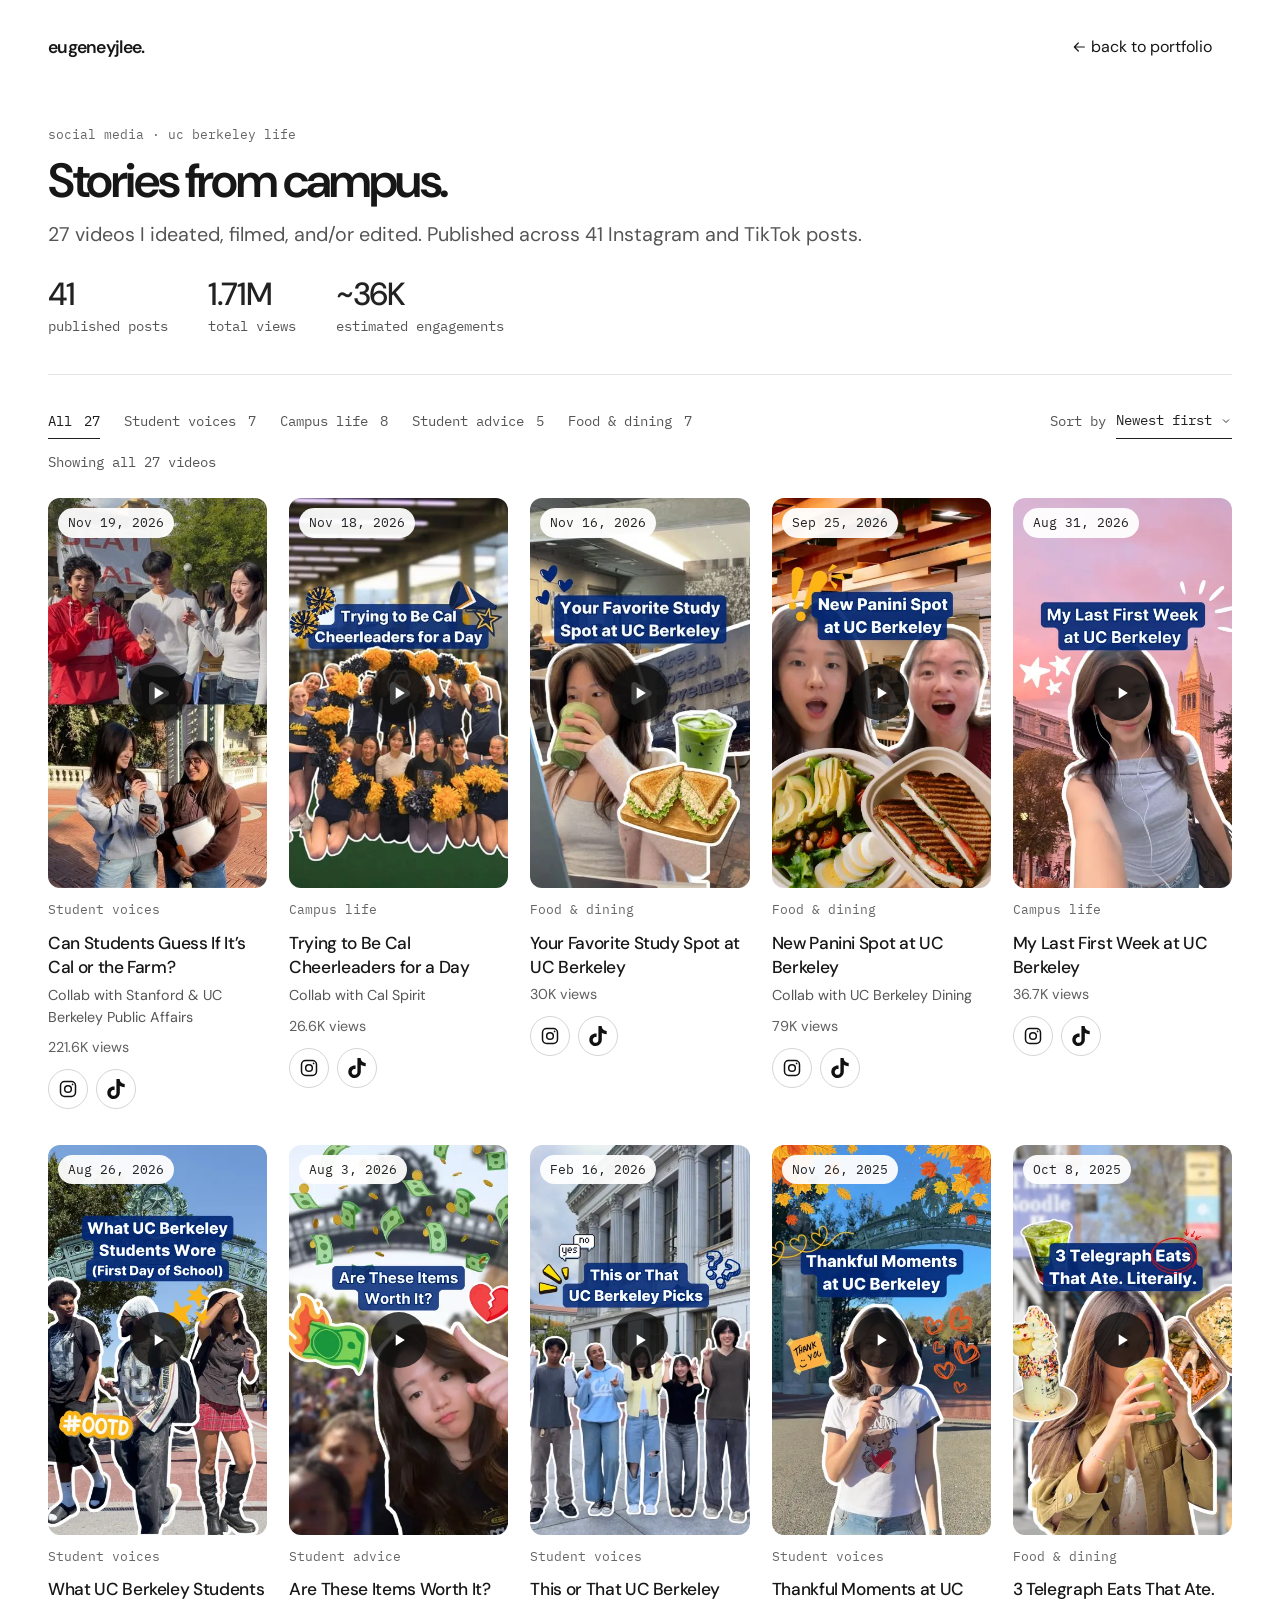
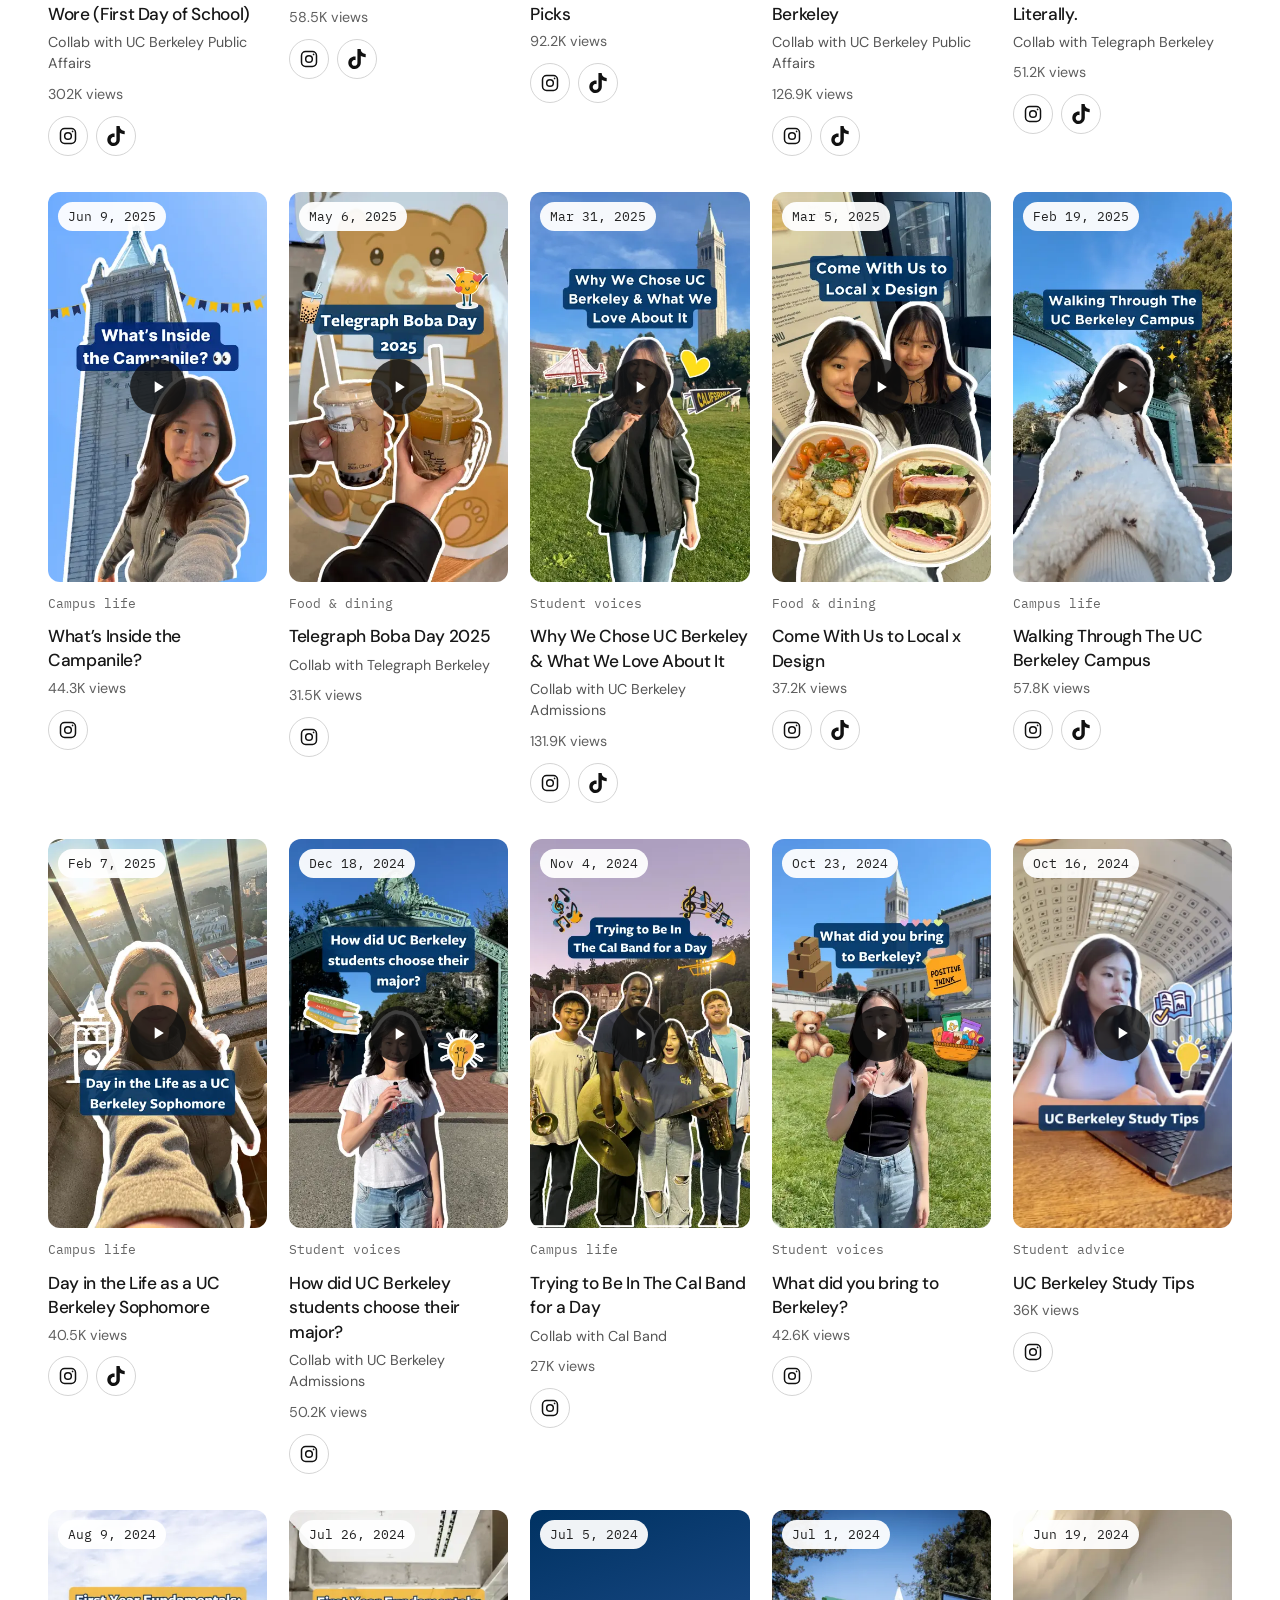
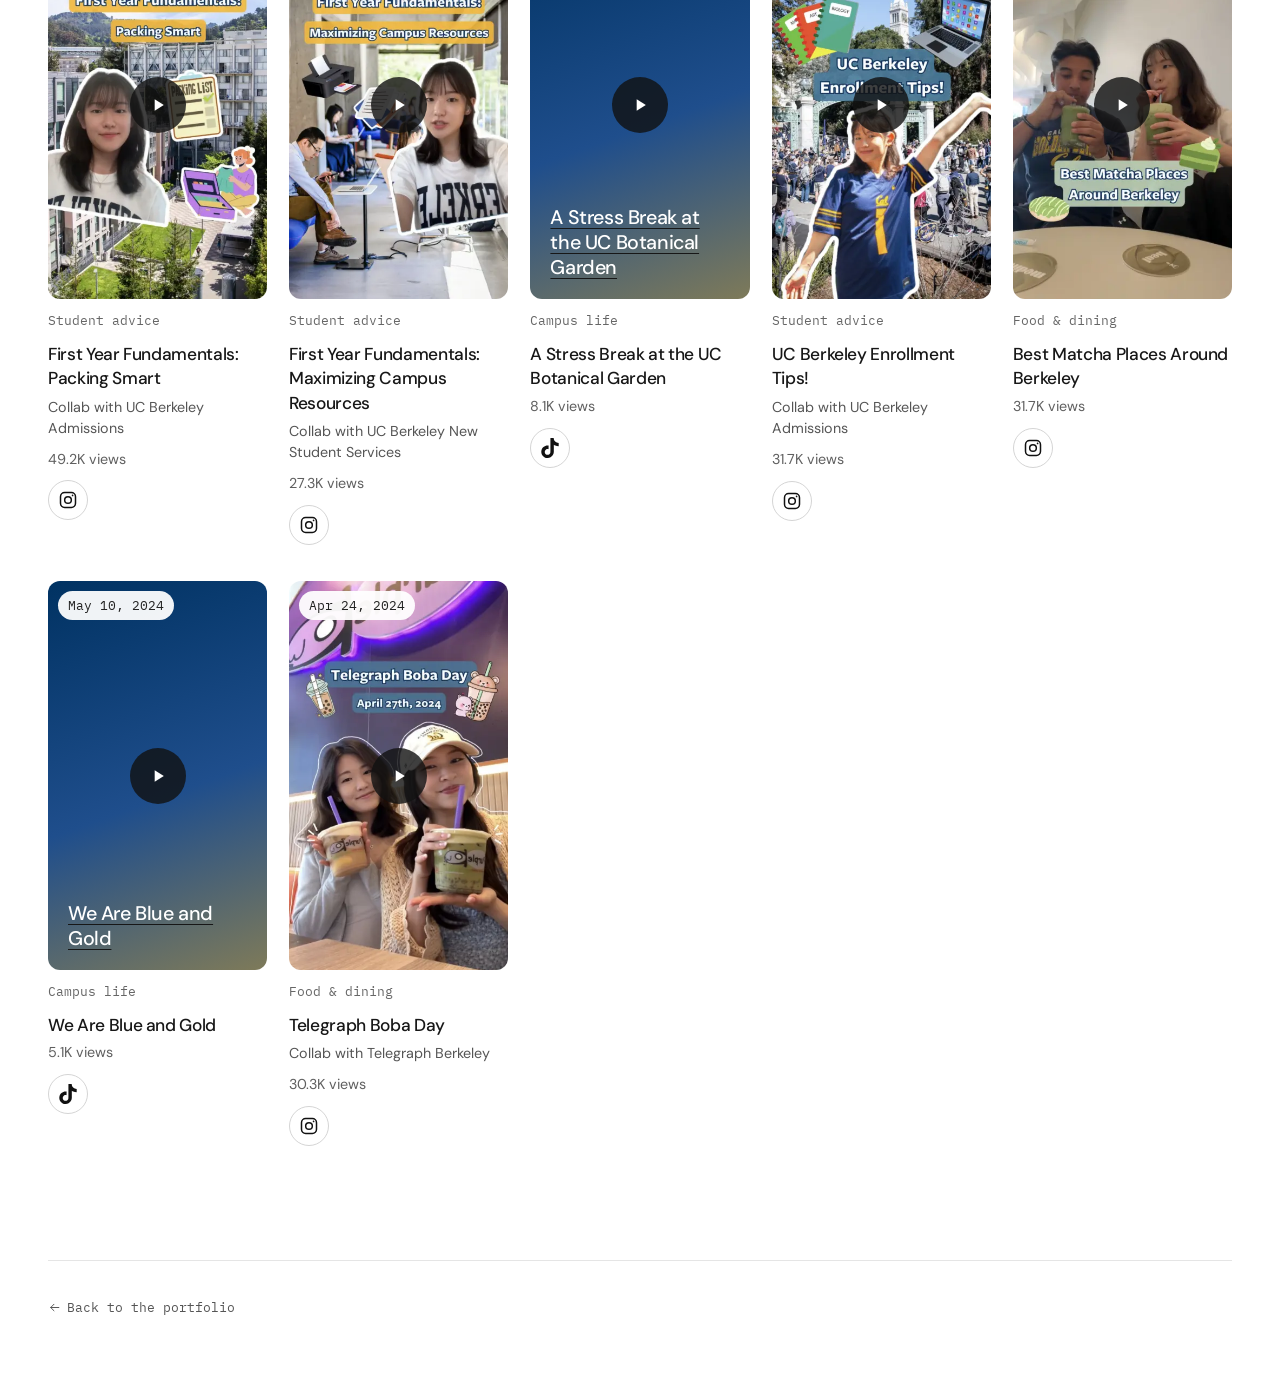
<file: ucberkeleylife/index.html>
<!doctype html>
<html lang="en">
<head>
<meta charset="utf-8">
<meta name="viewport" content="width=device-width, initial-scale=1">
<title>UC Berkeley Life Video Portfolio — Eugene Lee</title>
<meta name="description" content="27 videos ideated, filmed, and/or edited by Eugene Lee across 41 Instagram and TikTok posts for UC Berkeley Life. Student interviews, campus stories, and practical guides with 1.71M combined platform views.">
<link rel="canonical" href="https://eugeneyjlee.github.io/portfolio/ucberkeleylife/">
<meta property="og:title" content="UC Berkeley Life Video Portfolio — Eugene Lee">
<meta property="og:description" content="27 videos ideated, filmed, and/or edited by Eugene Lee across 41 Instagram and TikTok posts for UC Berkeley Life. Student interviews, campus stories, and practical guides with 1.71M combined platform views.">
<meta property="og:type" content="website">
<meta property="og:url" content="https://eugeneyjlee.github.io/portfolio/ucberkeleylife/">
<meta property="og:image" content="https://eugeneyjlee.github.io/portfolio/social-preview-landing-v3.jpg">
<meta property="og:image:alt" content="Eugene Lee’s portfolio landing page.">
<meta name="twitter:card" content="summary_large_image">
<meta name="twitter:title" content="UC Berkeley Life Video Portfolio — Eugene Lee">
<meta name="twitter:description" content="27 videos ideated, filmed, and/or edited by Eugene Lee across 41 Instagram and TikTok posts for UC Berkeley Life. Student interviews, campus stories, and practical guides with 1.71M combined platform views.">
<meta name="twitter:image" content="https://eugeneyjlee.github.io/portfolio/social-preview-landing-v3.jpg">
<link rel="icon" type="image/png" sizes="64x64" href="../media/favicon-64.png?v=26">
<link rel="apple-touch-icon" href="../media/apple-touch-icon.png?v=26">
<link rel="stylesheet" href="../style.css?v=layout-65-icons1">
<link rel="stylesheet" href="../refresh.css?v=18">
<link rel="stylesheet" href="./gallery.css?v=cards-7">
<script src="./gallery.js?v=local-5" defer></script>
<link rel="stylesheet" href="../local-improvements.css?v=2">
<script src="../preview-viewer.js?v=icons1" defer></script>
</head>
<body class="archive-page">
<a class="skip" href="#main">Skip to content</a>
<header class="nav wrap">
<a class="wordmark" href="../">eugeneyjlee.</a>
<nav aria-label="Main navigation">
<a href="../#social"><span aria-hidden="true"><svg class="inline-arrow" viewBox="0 0 24 24" fill="none" stroke="currentColor" stroke-width="1.8" stroke-linecap="round" stroke-linejoin="round" aria-hidden="true" focusable="false"><path d="M20 12H5M11 6l-6 6 6 6"/></svg></span> back to portfolio</a>
</nav>
</header>
<main id="main" class="wrap">
<header class="archive-header">
<p class="project-kicker">social media · uc berkeley life</p><h1>Stories from campus.</h1><p class="archive-intro">27 videos I ideated, filmed, and/or edited. Published across 41 Instagram and TikTok posts.</p>
<div class="archive-stats">
<p><strong>41</strong>published posts</p>
<p><strong title="Profile counters checked November 20, 2026; some platform counters are rounded.">1.71M</strong>total views</p>
<p><strong title="Observed likes, comments, shares, and saves plus estimates for hidden Instagram metrics; checked November 20, 2026.">~36K</strong>estimated engagements</p>
</div>
</header>
<section class="archive-browser" aria-labelledby="browse-heading">
<div class="archive-toolbar">
<h2 id="browse-heading" class="visually-hidden">Browse videos</h2>
<div class="filter-chips" role="group" aria-label="Filter videos by topic">
<button type="button" class="filter-chip" data-filter="all" aria-pressed="true">All <span>27</span></button>
<button type="button" class="filter-chip" data-filter="voices" aria-pressed="false">Student voices <span>7</span></button>
<button type="button" class="filter-chip" data-filter="campus" aria-pressed="false">Campus life <span>8</span></button>
<button type="button" class="filter-chip" data-filter="advice" aria-pressed="false">Student advice <span>5</span></button>
<button type="button" class="filter-chip" data-filter="food" aria-pressed="false">Food &amp; dining <span>7</span></button>
</div>
<div class="archive-sort">
<label for="video-sort">Sort by</label>
<select id="video-sort">
<option value="newest">Newest first</option>
<option value="oldest">Oldest first</option>
<option value="views">Most viewed</option>
</select>
</div>
<p class="archive-count" aria-live="polite">Showing all 27 videos</p>
</div>
<div class="video-grid">
<article class="video-card" data-category="voices" data-platform="instagram + tiktok" data-date="2026-11-19" data-views="221600" data-engagements="5404">
<a class="video-poster" href="https://www.instagram.com/reel/Df7yg8oPu4H/" target="_blank" rel="noopener noreferrer" data-embed="https://www.instagram.com/reel/Df7yg8oPu4H/embed/" data-platform="Instagram" aria-label="Preview video: Can Students Guess If It’s Cal or the Farm?">
<img src="../media/thumbs/berkeley-stanford-big-game.webp" alt="" width="405" height="720" loading="lazy" decoding="async"><span class="poster-play" aria-hidden="true"><svg viewBox="0 0 24 24" width="20" height="20" fill="currentColor"><path d="M8 5v14l11-7z"/></svg></span><time class="poster-date" datetime="2026-11-19">Nov 19, 2026</time>
</a>
<p class="video-tag">Student voices</p>
<h2 class="video-card-title">Can Students Guess If It’s Cal or the Farm?</h2>
<p class="video-card-credit">Collab with Stanford &amp; UC Berkeley Public Affairs</p>
<p class="video-card-meta"><span>221.6K views</span></p>
<p class="video-card-links"><a class="video-card-source" href="https://www.instagram.com/reel/Df7yg8oPu4H/" target="_blank" rel="noopener noreferrer" aria-label="Open Can Students Guess If It’s Cal or the Farm? on Instagram (opens in a new tab)" title="Instagram"><svg viewBox="0 0 24 24" width="20" height="20" fill="none" stroke="currentColor" stroke-width="1.8" aria-hidden="true"><rect x="3" y="3" width="18" height="18" rx="5"/><circle cx="12" cy="12" r="4"/><circle cx="17.5" cy="6.5" r="1" fill="currentColor" stroke="none"/></svg></a> <a class="video-card-source" href="https://www.tiktok.com/@stanford/video/7709971167188241694" target="_blank" rel="noopener noreferrer" aria-label="Open Can Students Guess If It’s Cal or the Farm? on TikTok (opens in a new tab)" title="TikTok"><svg viewBox="0 0 24 24" width="20" height="20" fill="currentColor" aria-hidden="true"><path d="M12.525.02c1.31-.02 2.61-.01 3.91-.02.08 1.53.63 3.09 1.75 4.17 1.12 1.11 2.7 1.62 4.24 1.79v4.03c-1.44-.05-2.89-.35-4.2-.97-.57-.26-1.1-.59-1.62-.93-.01 2.92.01 5.84-.02 8.75-.08 1.4-.54 2.79-1.35 3.94-1.31 1.92-3.58 3.17-5.91 3.21-1.43.08-2.86-.31-4.08-1.03-2.02-1.19-3.44-3.37-3.65-5.71-.02-.5-.03-1-.01-1.49.18-1.9 1.12-3.72 2.58-4.96 1.66-1.44 3.98-2.13 6.15-1.72.02 1.48-.04 2.96-.04 4.44-.99-.32-2.15-.23-3.02.37-.63.41-1.11 1.04-1.36 1.75-.21.51-.15 1.07-.14 1.61.24 1.64 1.82 3.02 3.5 2.87 1.12-.01 2.19-.66 2.77-1.61.19-.33.4-.67.41-1.06.1-1.79.06-3.57.07-5.36.01-4.03-.01-8.05.02-12.07z"/></svg></a></p>
</article>
<article class="video-card" data-category="campus" data-platform="instagram + tiktok" data-date="2026-11-18" data-views="26605" data-engagements="650">
<a class="video-poster" href="https://www.instagram.com/reel/Df5UfFPPR8p/" target="_blank" rel="noopener noreferrer" data-embed="https://www.instagram.com/reel/Df5UfFPPR8p/embed/" data-platform="Instagram" aria-label="Preview video: Trying to Be Cal Cheerleaders for a Day">
<img src="../media/thumbs/berkeley-cheer-practice.webp" alt="" width="405" height="720" loading="lazy" decoding="async"><span class="poster-play" aria-hidden="true"><svg viewBox="0 0 24 24" width="20" height="20" fill="currentColor"><path d="M8 5v14l11-7z"/></svg></span><time class="poster-date" datetime="2026-11-18">Nov 18, 2026</time>
</a>
<p class="video-tag">Campus life</p>
<h2 class="video-card-title">Trying to Be Cal Cheerleaders for a Day</h2>
<p class="video-card-credit">Collab with Cal Spirit</p>
<p class="video-card-meta"><span>26.6K views</span></p>
<p class="video-card-links"><a class="video-card-source" href="https://www.instagram.com/reel/Df5UfFPPR8p/" target="_blank" rel="noopener noreferrer" aria-label="Open Trying to Be Cal Cheerleaders for a Day on Instagram (opens in a new tab)" title="Instagram"><svg viewBox="0 0 24 24" width="20" height="20" fill="none" stroke="currentColor" stroke-width="1.8" aria-hidden="true"><rect x="3" y="3" width="18" height="18" rx="5"/><circle cx="12" cy="12" r="4"/><circle cx="17.5" cy="6.5" r="1" fill="currentColor" stroke="none"/></svg></a> <a class="video-card-source" href="https://www.tiktok.com/@ucberkeley/video/7709604390948146445" target="_blank" rel="noopener noreferrer" aria-label="Open Trying to Be Cal Cheerleaders for a Day on TikTok (opens in a new tab)" title="TikTok"><svg viewBox="0 0 24 24" width="20" height="20" fill="currentColor" aria-hidden="true"><path d="M12.525.02c1.31-.02 2.61-.01 3.91-.02.08 1.53.63 3.09 1.75 4.17 1.12 1.11 2.7 1.62 4.24 1.79v4.03c-1.44-.05-2.89-.35-4.2-.97-.57-.26-1.1-.59-1.62-.93-.01 2.92.01 5.84-.02 8.75-.08 1.4-.54 2.79-1.35 3.94-1.31 1.92-3.58 3.17-5.91 3.21-1.43.08-2.86-.31-4.08-1.03-2.02-1.19-3.44-3.37-3.65-5.71-.02-.5-.03-1-.01-1.49.18-1.9 1.12-3.72 2.58-4.96 1.66-1.44 3.98-2.13 6.15-1.72.02 1.48-.04 2.96-.04 4.44-.99-.32-2.15-.23-3.02.37-.63.41-1.11 1.04-1.36 1.75-.21.51-.15 1.07-.14 1.61.24 1.64 1.82 3.02 3.5 2.87 1.12-.01 2.19-.66 2.77-1.61.19-.33.4-.67.41-1.06.1-1.79.06-3.57.07-5.36.01-4.03-.01-8.05.02-12.07z"/></svg></a></p>
</article>
<article class="video-card" data-category="food" data-platform="instagram + tiktok" data-date="2026-11-16" data-views="29964" data-engagements="715">
<a class="video-poster" href="https://www.instagram.com/reel/Df0Kgoxv9WZ/" target="_blank" rel="noopener noreferrer" data-embed="https://www.instagram.com/reel/Df0Kgoxv9WZ/embed/" data-platform="Instagram" aria-label="Preview video: Your Favorite Study Spot at UC Berkeley">
<img src="../media/thumbs/berkeley-fsm-cafe.webp" alt="" width="405" height="720" loading="lazy" decoding="async"><span class="poster-play" aria-hidden="true"><svg viewBox="0 0 24 24" width="20" height="20" fill="currentColor"><path d="M8 5v14l11-7z"/></svg></span><time class="poster-date" datetime="2026-11-16">Nov 16, 2026</time>
</a>
<p class="video-tag">Food &amp; dining</p>
<h2 class="video-card-title">Your Favorite Study Spot at UC Berkeley</h2>
<p class="video-card-meta"><span>30K views</span></p>
<p class="video-card-links"><a class="video-card-source" href="https://www.instagram.com/reel/Df0Kgoxv9WZ/" target="_blank" rel="noopener noreferrer" aria-label="Open Your Favorite Study Spot at UC Berkeley on Instagram (opens in a new tab)" title="Instagram"><svg viewBox="0 0 24 24" width="20" height="20" fill="none" stroke="currentColor" stroke-width="1.8" aria-hidden="true"><rect x="3" y="3" width="18" height="18" rx="5"/><circle cx="12" cy="12" r="4"/><circle cx="17.5" cy="6.5" r="1" fill="currentColor" stroke="none"/></svg></a> <a class="video-card-source" href="https://www.tiktok.com/@ucberkeley/video/7708860872873102622" target="_blank" rel="noopener noreferrer" aria-label="Open Your Favorite Study Spot at UC Berkeley on TikTok (opens in a new tab)" title="TikTok"><svg viewBox="0 0 24 24" width="20" height="20" fill="currentColor" aria-hidden="true"><path d="M12.525.02c1.31-.02 2.61-.01 3.91-.02.08 1.53.63 3.09 1.75 4.17 1.12 1.11 2.7 1.62 4.24 1.79v4.03c-1.44-.05-2.89-.35-4.2-.97-.57-.26-1.1-.59-1.62-.93-.01 2.92.01 5.84-.02 8.75-.08 1.4-.54 2.79-1.35 3.94-1.31 1.92-3.58 3.17-5.91 3.21-1.43.08-2.86-.31-4.08-1.03-2.02-1.19-3.44-3.37-3.65-5.71-.02-.5-.03-1-.01-1.49.18-1.9 1.12-3.72 2.58-4.96 1.66-1.44 3.98-2.13 6.15-1.72.02 1.48-.04 2.96-.04 4.44-.99-.32-2.15-.23-3.02.37-.63.41-1.11 1.04-1.36 1.75-.21.51-.15 1.07-.14 1.61.24 1.64 1.82 3.02 3.5 2.87 1.12-.01 2.19-.66 2.77-1.61.19-.33.4-.67.41-1.06.1-1.79.06-3.57.07-5.36.01-4.03-.01-8.05.02-12.07z"/></svg></a></p>
</article>
<article class="video-card" data-category="food" data-platform="instagram + tiktok" data-date="2026-09-25T18:57:48.000Z" data-views="79000" data-engagements="1427">
<a class="video-poster" href="https://www.instagram.com/reel/DduJhBzzXH5/" target="_blank" rel="noopener noreferrer" data-embed="https://www.instagram.com/reel/DduJhBzzXH5/embed/" data-platform="Instagram" aria-label="Preview video: New Panini Spot at UC Berkeley">
<img src="../media/thumbs/berkeley-qualcomm-cafe.webp" alt="" width="405" height="720" loading="lazy" decoding="async"><span class="poster-play" aria-hidden="true"><svg viewBox="0 0 24 24" width="20" height="20" fill="currentColor"><path d="M8 5v14l11-7z"/></svg></span><time class="poster-date" datetime="2026-09-25T18:57:48.000Z">Sep 25, 2026</time>
</a>
<p class="video-tag">Food &amp; dining</p>
<h2 class="video-card-title">New Panini Spot at UC Berkeley</h2>
<p class="video-card-credit">Collab with UC Berkeley Dining</p>
<p class="video-card-meta"><span>79K views</span></p>
<p class="video-card-links"><a class="video-card-source" href="https://www.instagram.com/reel/DduJhBzzXH5/" target="_blank" rel="noopener noreferrer" aria-label="Open New Panini Spot at UC Berkeley on Instagram (opens in a new tab)" title="Instagram"><svg viewBox="0 0 24 24" width="20" height="20" fill="none" stroke="currentColor" stroke-width="1.8" aria-hidden="true"><rect x="3" y="3" width="18" height="18" rx="5"/><circle cx="12" cy="12" r="4"/><circle cx="17.5" cy="6.5" r="1" fill="currentColor" stroke="none"/></svg></a> <a class="video-card-source" href="https://www.tiktok.com/@ucberkeley/video/7689549849712135454" target="_blank" rel="noopener noreferrer" aria-label="Open New Panini Spot at UC Berkeley on TikTok (opens in a new tab)" title="TikTok"><svg viewBox="0 0 24 24" width="20" height="20" fill="currentColor" aria-hidden="true"><path d="M12.525.02c1.31-.02 2.61-.01 3.91-.02.08 1.53.63 3.09 1.75 4.17 1.12 1.11 2.7 1.62 4.24 1.79v4.03c-1.44-.05-2.89-.35-4.2-.97-.57-.26-1.1-.59-1.62-.93-.01 2.92.01 5.84-.02 8.75-.08 1.4-.54 2.79-1.35 3.94-1.31 1.92-3.58 3.17-5.91 3.21-1.43.08-2.86-.31-4.08-1.03-2.02-1.19-3.44-3.37-3.65-5.71-.02-.5-.03-1-.01-1.49.18-1.9 1.12-3.72 2.58-4.96 1.66-1.44 3.98-2.13 6.15-1.72.02 1.48-.04 2.96-.04 4.44-.99-.32-2.15-.23-3.02.37-.63.41-1.11 1.04-1.36 1.75-.21.51-.15 1.07-.14 1.61.24 1.64 1.82 3.02 3.5 2.87 1.12-.01 2.19-.66 2.77-1.61.19-.33.4-.67.41-1.06.1-1.79.06-3.57.07-5.36.01-4.03-.01-8.05.02-12.07z"/></svg></a></p>
</article>
<article class="video-card" data-category="campus" data-platform="instagram + tiktok" data-date="2026-09-01T01:47:53.000Z" data-views="36687" data-engagements="867">
<a class="video-poster" href="https://www.instagram.com/reel/Dcubskth0kQ/" target="_blank" rel="noopener noreferrer" data-embed="https://www.instagram.com/reel/Dcubskth0kQ/embed/" data-platform="Instagram" aria-label="Preview video: My Last First Week at UC Berkeley">
<img src="../media/thumbs/berkeley-first-week.webp" alt="" width="405" height="720" loading="lazy" decoding="async"><span class="poster-play" aria-hidden="true"><svg viewBox="0 0 24 24" width="20" height="20" fill="currentColor"><path d="M8 5v14l11-7z"/></svg></span><time class="poster-date" datetime="2026-09-01T01:47:53.000Z">Aug 31, 2026</time>
</a>
<p class="video-tag">Campus life</p>
<h2 class="video-card-title">My Last First Week at UC Berkeley</h2>
<p class="video-card-meta"><span>36.7K views</span></p>
<p class="video-card-links"><a class="video-card-source" href="https://www.instagram.com/reel/Dcubskth0kQ/" target="_blank" rel="noopener noreferrer" aria-label="Open My Last First Week at UC Berkeley on Instagram (opens in a new tab)" title="Instagram"><svg viewBox="0 0 24 24" width="20" height="20" fill="none" stroke="currentColor" stroke-width="1.8" aria-hidden="true"><rect x="3" y="3" width="18" height="18" rx="5"/><circle cx="12" cy="12" r="4"/><circle cx="17.5" cy="6.5" r="1" fill="currentColor" stroke="none"/></svg></a> <a class="video-card-source" href="https://www.tiktok.com/@ucberkeley/video/7680604140946459934" target="_blank" rel="noopener noreferrer" aria-label="Open My Last First Week at UC Berkeley on TikTok (opens in a new tab)" title="TikTok"><svg viewBox="0 0 24 24" width="20" height="20" fill="currentColor" aria-hidden="true"><path d="M12.525.02c1.31-.02 2.61-.01 3.91-.02.08 1.53.63 3.09 1.75 4.17 1.12 1.11 2.7 1.62 4.24 1.79v4.03c-1.44-.05-2.89-.35-4.2-.97-.57-.26-1.1-.59-1.62-.93-.01 2.92.01 5.84-.02 8.75-.08 1.4-.54 2.79-1.35 3.94-1.31 1.92-3.58 3.17-5.91 3.21-1.43.08-2.86-.31-4.08-1.03-2.02-1.19-3.44-3.37-3.65-5.71-.02-.5-.03-1-.01-1.49.18-1.9 1.12-3.72 2.58-4.96 1.66-1.44 3.98-2.13 6.15-1.72.02 1.48-.04 2.96-.04 4.44-.99-.32-2.15-.23-3.02.37-.63.41-1.11 1.04-1.36 1.75-.21.51-.15 1.07-.14 1.61.24 1.64 1.82 3.02 3.5 2.87 1.12-.01 2.19-.66 2.77-1.61.19-.33.4-.67.41-1.06.1-1.79.06-3.57.07-5.36.01-4.03-.01-8.05.02-12.07z"/></svg></a></p>
</article>
<article class="video-card" data-category="voices" data-platform="instagram,tiktok" data-date="2026-08-27T01:00:34.000Z" data-views="302000" data-engagements="6338">
<a class="video-poster" href="https://www.instagram.com/reel/DchXm56PNRD/" target="_blank" rel="noopener noreferrer" data-embed="https://www.instagram.com/reel/DchXm56PNRD/embed/" data-platform="Instagram" aria-label="Preview video: What UC Berkeley Students Wore (First Day of School)">
<img src="../media/thumbs/berkeley-outfits.webp" alt="" width="405" height="720" loading="lazy" decoding="async"><span class="poster-play" aria-hidden="true"><svg viewBox="0 0 24 24" width="20" height="20" fill="currentColor"><path d="M8 5v14l11-7z"/></svg></span><time class="poster-date" datetime="2026-08-27T01:00:34.000Z">Aug 26, 2026</time>
</a>
<p class="video-tag">Student voices</p>
<h2 class="video-card-title">What UC Berkeley Students Wore (First Day of School)</h2>
<p class="video-card-credit">Collab with UC Berkeley Public Affairs</p>
<p class="video-card-meta"><span>302K views</span></p>
<p class="video-card-links"><a class="video-card-source" href="https://www.instagram.com/reel/DchXm56PNRD/" target="_blank" rel="noopener noreferrer" aria-label="Open What UC Berkeley Students Wore (First Day of School) on Instagram (opens in a new tab)" title="Instagram"><svg viewBox="0 0 24 24" width="20" height="20" fill="none" stroke="currentColor" stroke-width="1.8" aria-hidden="true"><rect x="3" y="3" width="18" height="18" rx="5"/><circle cx="12" cy="12" r="4"/><circle cx="17.5" cy="6.5" r="1" fill="currentColor" stroke="none"/></svg></a> <a class="video-card-source" href="https://www.tiktok.com/@ucberkeley/video/7678507774929571103" target="_blank" rel="noopener noreferrer" aria-label="Open What UC Berkeley Students Wore (First Day of School) on TikTok (opens in a new tab)" title="TikTok"><svg viewBox="0 0 24 24" width="20" height="20" fill="currentColor" aria-hidden="true"><path d="M12.525.02c1.31-.02 2.61-.01 3.91-.02.08 1.53.63 3.09 1.75 4.17 1.12 1.11 2.7 1.62 4.24 1.79v4.03c-1.44-.05-2.89-.35-4.2-.97-.57-.26-1.1-.59-1.62-.93-.01 2.92.01 5.84-.02 8.75-.08 1.4-.54 2.79-1.35 3.94-1.31 1.92-3.58 3.17-5.91 3.21-1.43.08-2.86-.31-4.08-1.03-2.02-1.19-3.44-3.37-3.65-5.71-.02-.5-.03-1-.01-1.49.18-1.9 1.12-3.72 2.58-4.96 1.66-1.44 3.98-2.13 6.15-1.72.02 1.48-.04 2.96-.04 4.44-.99-.32-2.15-.23-3.02.37-.63.41-1.11 1.04-1.36 1.75-.21.51-.15 1.07-.14 1.61.24 1.64 1.82 3.02 3.5 2.87 1.12-.01 2.19-.66 2.77-1.61.19-.33.4-.67.41-1.06.1-1.79.06-3.57.07-5.36.01-4.03-.01-8.05.02-12.07z"/></svg></a></p>
</article>
<article class="video-card" data-category="advice" data-platform="instagram + tiktok" data-date="2026-08-03T19:11:03.000Z" data-views="58473" data-engagements="1441">
<a class="video-poster" href="https://www.instagram.com/reel/DblslzRPy1R/" target="_blank" rel="noopener noreferrer" data-embed="https://www.instagram.com/reel/DblslzRPy1R/embed/" data-platform="Instagram" aria-label="Preview video: Are These Items Worth It?">
<img src="../media/thumbs/berkeley-worth-it.webp" alt="" width="405" height="720" loading="lazy" decoding="async"><span class="poster-play" aria-hidden="true"><svg viewBox="0 0 24 24" width="20" height="20" fill="currentColor"><path d="M8 5v14l11-7z"/></svg></span><time class="poster-date" datetime="2026-08-03T19:11:03.000Z">Aug 3, 2026</time>
</a>
<p class="video-tag">Student advice</p>
<h2 class="video-card-title">Are These Items Worth It?</h2>
<p class="video-card-meta"><span>58.5K views</span></p>
<p class="video-card-links"><a class="video-card-source" href="https://www.instagram.com/reel/DblslzRPy1R/" target="_blank" rel="noopener noreferrer" aria-label="Open Are These Items Worth It? on Instagram (opens in a new tab)" title="Instagram"><svg viewBox="0 0 24 24" width="20" height="20" fill="none" stroke="currentColor" stroke-width="1.8" aria-hidden="true"><rect x="3" y="3" width="18" height="18" rx="5"/><circle cx="12" cy="12" r="4"/><circle cx="17.5" cy="6.5" r="1" fill="currentColor" stroke="none"/></svg></a> <a class="video-card-source" href="https://www.tiktok.com/@ucberkeley/video/7669884477379808543" target="_blank" rel="noopener noreferrer" aria-label="Open Are These Items Worth It? on TikTok (opens in a new tab)" title="TikTok"><svg viewBox="0 0 24 24" width="20" height="20" fill="currentColor" aria-hidden="true"><path d="M12.525.02c1.31-.02 2.61-.01 3.91-.02.08 1.53.63 3.09 1.75 4.17 1.12 1.11 2.7 1.62 4.24 1.79v4.03c-1.44-.05-2.89-.35-4.2-.97-.57-.26-1.1-.59-1.62-.93-.01 2.92.01 5.84-.02 8.75-.08 1.4-.54 2.79-1.35 3.94-1.31 1.92-3.58 3.17-5.91 3.21-1.43.08-2.86-.31-4.08-1.03-2.02-1.19-3.44-3.37-3.65-5.71-.02-.5-.03-1-.01-1.49.18-1.9 1.12-3.72 2.58-4.96 1.66-1.44 3.98-2.13 6.15-1.72.02 1.48-.04 2.96-.04 4.44-.99-.32-2.15-.23-3.02.37-.63.41-1.11 1.04-1.36 1.75-.21.51-.15 1.07-.14 1.61.24 1.64 1.82 3.02 3.5 2.87 1.12-.01 2.19-.66 2.77-1.61.19-.33.4-.67.41-1.06.1-1.79.06-3.57.07-5.36.01-4.03-.01-8.05.02-12.07z"/></svg></a></p>
</article>
<article class="video-card" data-category="voices" data-platform="instagram,tiktok" data-date="2026-02-16T20:00:04.000Z" data-views="92210" data-engagements="1598">
<a class="video-poster" href="https://www.instagram.com/reel/DU1NgvngTAq/" target="_blank" rel="noopener noreferrer" data-embed="https://www.instagram.com/reel/DU1NgvngTAq/embed/" data-platform="Instagram" aria-label="Preview video: This or That UC Berkeley Picks">
<img src="../media/thumbs/berkeley-this-or-that.webp" alt="" width="405" height="720" loading="lazy" decoding="async"><span class="poster-play" aria-hidden="true"><svg viewBox="0 0 24 24" width="20" height="20" fill="currentColor"><path d="M8 5v14l11-7z"/></svg></span><time class="poster-date" datetime="2026-02-16T20:00:04.000Z">Feb 16, 2026</time>
</a>
<p class="video-tag">Student voices</p>
<h2 class="video-card-title">This or That UC Berkeley Picks</h2>
<p class="video-card-meta"><span>92.2K views</span></p>
<p class="video-card-links"><a class="video-card-source" href="https://www.instagram.com/reel/DU1NgvngTAq/" target="_blank" rel="noopener noreferrer" aria-label="Open This or That UC Berkeley Picks on Instagram (opens in a new tab)" title="Instagram"><svg viewBox="0 0 24 24" width="20" height="20" fill="none" stroke="currentColor" stroke-width="1.8" aria-hidden="true"><rect x="3" y="3" width="18" height="18" rx="5"/><circle cx="12" cy="12" r="4"/><circle cx="17.5" cy="6.5" r="1" fill="currentColor" stroke="none"/></svg></a> <a class="video-card-source" href="https://www.tiktok.com/@ucberkeley/video/7606425867803200781" target="_blank" rel="noopener noreferrer" aria-label="Open This or That UC Berkeley Picks on TikTok (opens in a new tab)" title="TikTok"><svg viewBox="0 0 24 24" width="20" height="20" fill="currentColor" aria-hidden="true"><path d="M12.525.02c1.31-.02 2.61-.01 3.91-.02.08 1.53.63 3.09 1.75 4.17 1.12 1.11 2.7 1.62 4.24 1.79v4.03c-1.44-.05-2.89-.35-4.2-.97-.57-.26-1.1-.59-1.62-.93-.01 2.92.01 5.84-.02 8.75-.08 1.4-.54 2.79-1.35 3.94-1.31 1.92-3.58 3.17-5.91 3.21-1.43.08-2.86-.31-4.08-1.03-2.02-1.19-3.44-3.37-3.65-5.71-.02-.5-.03-1-.01-1.49.18-1.9 1.12-3.72 2.58-4.96 1.66-1.44 3.98-2.13 6.15-1.72.02 1.48-.04 2.96-.04 4.44-.99-.32-2.15-.23-3.02.37-.63.41-1.11 1.04-1.36 1.75-.21.51-.15 1.07-.14 1.61.24 1.64 1.82 3.02 3.5 2.87 1.12-.01 2.19-.66 2.77-1.61.19-.33.4-.67.41-1.06.1-1.79.06-3.57.07-5.36.01-4.03-.01-8.05.02-12.07z"/></svg></a></p>
</article>
<article class="video-card" data-category="voices" data-platform="instagram + tiktok" data-date="2025-11-26T20:01:44.000Z" data-views="126905" data-engagements="1971">
<a class="video-poster" href="https://www.instagram.com/reel/DRiEGGeD7k5/" target="_blank" rel="noopener noreferrer" data-embed="https://www.instagram.com/reel/DRiEGGeD7k5/embed/" data-platform="Instagram" aria-label="Preview video: Thankful Moments at UC Berkeley">
<img src="../media/thumbs/berkeley-thankful.webp" alt="" width="405" height="720" loading="lazy" decoding="async"><span class="poster-play" aria-hidden="true"><svg viewBox="0 0 24 24" width="20" height="20" fill="currentColor"><path d="M8 5v14l11-7z"/></svg></span><time class="poster-date" datetime="2025-11-26T20:01:44.000Z">Nov 26, 2025</time>
</a>
<p class="video-tag">Student voices</p>
<h2 class="video-card-title">Thankful Moments at UC Berkeley</h2>
<p class="video-card-credit">Collab with UC Berkeley Public Affairs</p>
<p class="video-card-meta"><span>126.9K views</span></p>
<p class="video-card-links"><a class="video-card-source" href="https://www.instagram.com/reel/DRiEGGeD7k5/" target="_blank" rel="noopener noreferrer" aria-label="Open Thankful Moments at UC Berkeley on Instagram (opens in a new tab)" title="Instagram"><svg viewBox="0 0 24 24" width="20" height="20" fill="none" stroke="currentColor" stroke-width="1.8" aria-hidden="true"><rect x="3" y="3" width="18" height="18" rx="5"/><circle cx="12" cy="12" r="4"/><circle cx="17.5" cy="6.5" r="1" fill="currentColor" stroke="none"/></svg></a> <a class="video-card-source" href="https://www.tiktok.com/@ucberkeley/video/7577125289856159007" target="_blank" rel="noopener noreferrer" aria-label="Open Thankful Moments at UC Berkeley on TikTok (opens in a new tab)" title="TikTok"><svg viewBox="0 0 24 24" width="20" height="20" fill="currentColor" aria-hidden="true"><path d="M12.525.02c1.31-.02 2.61-.01 3.91-.02.08 1.53.63 3.09 1.75 4.17 1.12 1.11 2.7 1.62 4.24 1.79v4.03c-1.44-.05-2.89-.35-4.2-.97-.57-.26-1.1-.59-1.62-.93-.01 2.92.01 5.84-.02 8.75-.08 1.4-.54 2.79-1.35 3.94-1.31 1.92-3.58 3.17-5.91 3.21-1.43.08-2.86-.31-4.08-1.03-2.02-1.19-3.44-3.37-3.65-5.71-.02-.5-.03-1-.01-1.49.18-1.9 1.12-3.72 2.58-4.96 1.66-1.44 3.98-2.13 6.15-1.72.02 1.48-.04 2.96-.04 4.44-.99-.32-2.15-.23-3.02.37-.63.41-1.11 1.04-1.36 1.75-.21.51-.15 1.07-.14 1.61.24 1.64 1.82 3.02 3.5 2.87 1.12-.01 2.19-.66 2.77-1.61.19-.33.4-.67.41-1.06.1-1.79.06-3.57.07-5.36.01-4.03-.01-8.05.02-12.07z"/></svg></a></p>
</article>
<article class="video-card" data-category="food" data-platform="instagram + tiktok" data-date="2025-10-08T19:00:18.000Z" data-views="51200" data-engagements="856">
<a class="video-poster" href="https://www.instagram.com/reel/DPjxEpWkrYg/" target="_blank" rel="noopener noreferrer" data-embed="https://www.instagram.com/reel/DPjxEpWkrYg/embed/" data-platform="Instagram" aria-label="Preview video: 3 Telegraph Eats That Ate. Literally.">
<img src="../media/thumbs/berkeley-telegraph-eats.webp" alt="" width="405" height="720" loading="lazy" decoding="async"><span class="poster-play" aria-hidden="true"><svg viewBox="0 0 24 24" width="20" height="20" fill="currentColor"><path d="M8 5v14l11-7z"/></svg></span><time class="poster-date" datetime="2025-10-08T19:00:18.000Z">Oct 8, 2025</time>
</a>
<p class="video-tag">Food &amp; dining</p>
<h2 class="video-card-title">3 Telegraph Eats That Ate. Literally.</h2>
<p class="video-card-credit">Collab with Telegraph Berkeley</p>
<p class="video-card-meta"><span>51.2K views</span></p>
<p class="video-card-links"><a class="video-card-source" href="https://www.instagram.com/reel/DPjxEpWkrYg/" target="_blank" rel="noopener noreferrer" aria-label="Open 3 Telegraph Eats That Ate. Literally. on Instagram (opens in a new tab)" title="Instagram"><svg viewBox="0 0 24 24" width="20" height="20" fill="none" stroke="currentColor" stroke-width="1.8" aria-hidden="true"><rect x="3" y="3" width="18" height="18" rx="5"/><circle cx="12" cy="12" r="4"/><circle cx="17.5" cy="6.5" r="1" fill="currentColor" stroke="none"/></svg></a> <a class="video-card-source" href="https://www.tiktok.com/@ucberkeley/video/7558925702599380254" target="_blank" rel="noopener noreferrer" aria-label="Open 3 Telegraph Eats That Ate. Literally. on TikTok (opens in a new tab)" title="TikTok"><svg viewBox="0 0 24 24" width="20" height="20" fill="currentColor" aria-hidden="true"><path d="M12.525.02c1.31-.02 2.61-.01 3.91-.02.08 1.53.63 3.09 1.75 4.17 1.12 1.11 2.7 1.62 4.24 1.79v4.03c-1.44-.05-2.89-.35-4.2-.97-.57-.26-1.1-.59-1.62-.93-.01 2.92.01 5.84-.02 8.75-.08 1.4-.54 2.79-1.35 3.94-1.31 1.92-3.58 3.17-5.91 3.21-1.43.08-2.86-.31-4.08-1.03-2.02-1.19-3.44-3.37-3.65-5.71-.02-.5-.03-1-.01-1.49.18-1.9 1.12-3.72 2.58-4.96 1.66-1.44 3.98-2.13 6.15-1.72.02 1.48-.04 2.96-.04 4.44-.99-.32-2.15-.23-3.02.37-.63.41-1.11 1.04-1.36 1.75-.21.51-.15 1.07-.14 1.61.24 1.64 1.82 3.02 3.5 2.87 1.12-.01 2.19-.66 2.77-1.61.19-.33.4-.67.41-1.06.1-1.79.06-3.57.07-5.36.01-4.03-.01-8.05.02-12.07z"/></svg></a></p>
</article>
<article class="video-card" data-category="campus" data-platform="instagram" data-date="2025-06-09T19:00:52.000Z" data-views="44300" data-engagements="614">
<a class="video-poster" href="https://www.instagram.com/reel/DKsONg-voXn/" target="_blank" rel="noopener noreferrer" data-embed="https://www.instagram.com/reel/DKsONg-voXn/embed/" data-platform="Instagram" aria-label="Preview video: What’s Inside the Campanile?">
<img src="../media/thumbs/berkeley-campanile.webp" alt="" width="405" height="720" loading="lazy" decoding="async"><span class="poster-play" aria-hidden="true"><svg viewBox="0 0 24 24" width="20" height="20" fill="currentColor"><path d="M8 5v14l11-7z"/></svg></span><time class="poster-date" datetime="2025-06-09T19:00:52.000Z">Jun 9, 2025</time>
</a>
<p class="video-tag">Campus life</p>
<h2 class="video-card-title">What’s Inside the Campanile?</h2>
<p class="video-card-meta"><span>44.3K views</span></p>
<p class="video-card-links"><a class="video-card-source" href="https://www.instagram.com/reel/DKsONg-voXn/" target="_blank" rel="noopener noreferrer" aria-label="Open What’s Inside the Campanile? on Instagram (opens in a new tab)" title="Instagram"><svg viewBox="0 0 24 24" width="20" height="20" fill="none" stroke="currentColor" stroke-width="1.8" aria-hidden="true"><rect x="3" y="3" width="18" height="18" rx="5"/><circle cx="12" cy="12" r="4"/><circle cx="17.5" cy="6.5" r="1" fill="currentColor" stroke="none"/></svg></a></p>
</article>
<article class="video-card" data-category="food" data-platform="instagram" data-date="2025-05-06T22:56:19.000Z" data-views="31500" data-engagements="996">
<a class="video-poster" href="https://www.instagram.com/reel/DI4R0kUzGA1/" target="_blank" rel="noopener noreferrer" data-embed="https://www.instagram.com/reel/DI4R0kUzGA1/embed/" data-platform="Instagram" aria-label="Preview video: Telegraph Boba Day 2025">
<img src="../media/thumbs/berkeley-boba-2025.webp" alt="" width="405" height="720" loading="lazy" decoding="async"><span class="poster-play" aria-hidden="true"><svg viewBox="0 0 24 24" width="20" height="20" fill="currentColor"><path d="M8 5v14l11-7z"/></svg></span><time class="poster-date" datetime="2025-05-06T22:56:19.000Z">May 6, 2025</time>
</a>
<p class="video-tag">Food &amp; dining</p>
<h2 class="video-card-title">Telegraph Boba Day 2025</h2>
<p class="video-card-credit">Collab with Telegraph Berkeley</p>
<p class="video-card-meta"><span>31.5K views</span></p>
<p class="video-card-links"><a class="video-card-source" href="https://www.instagram.com/reel/DI4R0kUzGA1/" target="_blank" rel="noopener noreferrer" aria-label="Open Telegraph Boba Day 2025 on Instagram (opens in a new tab)" title="Instagram"><svg viewBox="0 0 24 24" width="20" height="20" fill="none" stroke="currentColor" stroke-width="1.8" aria-hidden="true"><rect x="3" y="3" width="18" height="18" rx="5"/><circle cx="12" cy="12" r="4"/><circle cx="17.5" cy="6.5" r="1" fill="currentColor" stroke="none"/></svg></a></p>
</article>
<article class="video-card" data-category="voices" data-platform="instagram + tiktok" data-date="2025-03-31T19:00:14.000Z" data-views="131890" data-engagements="2289">
<a class="video-poster" href="https://www.instagram.com/reel/DH32-wOvyjE/" target="_blank" rel="noopener noreferrer" data-embed="https://www.instagram.com/reel/DH32-wOvyjE/embed/" data-platform="Instagram" aria-label="Preview video: Why We Chose UC Berkeley &amp; What We Love About It">
<img src="../media/thumbs/berkeley-why.webp" alt="" width="405" height="720" loading="lazy" decoding="async"><span class="poster-play" aria-hidden="true"><svg viewBox="0 0 24 24" width="20" height="20" fill="currentColor"><path d="M8 5v14l11-7z"/></svg></span><time class="poster-date" datetime="2025-03-31T19:00:14.000Z">Mar 31, 2025</time>
</a>
<p class="video-tag">Student voices</p>
<h2 class="video-card-title">Why We Chose UC Berkeley &amp; What We Love About It</h2>
<p class="video-card-credit">Collab with UC Berkeley Admissions</p>
<p class="video-card-meta"><span>131.9K views</span></p>
<p class="video-card-links"><a class="video-card-source" href="https://www.instagram.com/reel/DH32-wOvyjE/" target="_blank" rel="noopener noreferrer" aria-label="Open Why We Chose UC Berkeley &amp; What We Love About It on Instagram (opens in a new tab)" title="Instagram"><svg viewBox="0 0 24 24" width="20" height="20" fill="none" stroke="currentColor" stroke-width="1.8" aria-hidden="true"><rect x="3" y="3" width="18" height="18" rx="5"/><circle cx="12" cy="12" r="4"/><circle cx="17.5" cy="6.5" r="1" fill="currentColor" stroke="none"/></svg></a> <a class="video-card-source" href="https://www.tiktok.com/@ucberkeley/video/7488047995951369514" target="_blank" rel="noopener noreferrer" aria-label="Open Why We Chose UC Berkeley &amp; What We Love About It on TikTok (opens in a new tab)" title="TikTok"><svg viewBox="0 0 24 24" width="20" height="20" fill="currentColor" aria-hidden="true"><path d="M12.525.02c1.31-.02 2.61-.01 3.91-.02.08 1.53.63 3.09 1.75 4.17 1.12 1.11 2.7 1.62 4.24 1.79v4.03c-1.44-.05-2.89-.35-4.2-.97-.57-.26-1.1-.59-1.62-.93-.01 2.92.01 5.84-.02 8.75-.08 1.4-.54 2.79-1.35 3.94-1.31 1.92-3.58 3.17-5.91 3.21-1.43.08-2.86-.31-4.08-1.03-2.02-1.19-3.44-3.37-3.65-5.71-.02-.5-.03-1-.01-1.49.18-1.9 1.12-3.72 2.58-4.96 1.66-1.44 3.98-2.13 6.15-1.72.02 1.48-.04 2.96-.04 4.44-.99-.32-2.15-.23-3.02.37-.63.41-1.11 1.04-1.36 1.75-.21.51-.15 1.07-.14 1.61.24 1.64 1.82 3.02 3.5 2.87 1.12-.01 2.19-.66 2.77-1.61.19-.33.4-.67.41-1.06.1-1.79.06-3.57.07-5.36.01-4.03-.01-8.05.02-12.07z"/></svg></a></p>
</article>
<article class="video-card" data-category="food" data-platform="instagram + tiktok" data-date="2025-03-05T20:10:44.000Z" data-views="37163" data-engagements="554">
<a class="video-poster" href="https://www.instagram.com/reel/DG1BszcyHA1/" target="_blank" rel="noopener noreferrer" data-embed="https://www.instagram.com/reel/DG1BszcyHA1/embed/" data-platform="Instagram" aria-label="Preview video: Come With Us to Local x Design">
<img src="../media/thumbs/berkeley-local-design.webp" alt="" width="405" height="720" loading="lazy" decoding="async"><span class="poster-play" aria-hidden="true"><svg viewBox="0 0 24 24" width="20" height="20" fill="currentColor"><path d="M8 5v14l11-7z"/></svg></span><time class="poster-date" datetime="2025-03-05T20:10:44.000Z">Mar 5, 2025</time>
</a>
<p class="video-tag">Food &amp; dining</p>
<h2 class="video-card-title">Come With Us to Local x Design</h2>
<p class="video-card-meta"><span>37.2K views</span></p>
<p class="video-card-links"><a class="video-card-source" href="https://www.instagram.com/reel/DG1BszcyHA1/" target="_blank" rel="noopener noreferrer" aria-label="Open Come With Us to Local x Design on Instagram (opens in a new tab)" title="Instagram"><svg viewBox="0 0 24 24" width="20" height="20" fill="none" stroke="currentColor" stroke-width="1.8" aria-hidden="true"><rect x="3" y="3" width="18" height="18" rx="5"/><circle cx="12" cy="12" r="4"/><circle cx="17.5" cy="6.5" r="1" fill="currentColor" stroke="none"/></svg></a> <a class="video-card-source" href="https://www.tiktok.com/@ucberkeley/video/7478404203367583022" target="_blank" rel="noopener noreferrer" aria-label="Open Come With Us to Local x Design on TikTok (opens in a new tab)" title="TikTok"><svg viewBox="0 0 24 24" width="20" height="20" fill="currentColor" aria-hidden="true"><path d="M12.525.02c1.31-.02 2.61-.01 3.91-.02.08 1.53.63 3.09 1.75 4.17 1.12 1.11 2.7 1.62 4.24 1.79v4.03c-1.44-.05-2.89-.35-4.2-.97-.57-.26-1.1-.59-1.62-.93-.01 2.92.01 5.84-.02 8.75-.08 1.4-.54 2.79-1.35 3.94-1.31 1.92-3.58 3.17-5.91 3.21-1.43.08-2.86-.31-4.08-1.03-2.02-1.19-3.44-3.37-3.65-5.71-.02-.5-.03-1-.01-1.49.18-1.9 1.12-3.72 2.58-4.96 1.66-1.44 3.98-2.13 6.15-1.72.02 1.48-.04 2.96-.04 4.44-.99-.32-2.15-.23-3.02.37-.63.41-1.11 1.04-1.36 1.75-.21.51-.15 1.07-.14 1.61.24 1.64 1.82 3.02 3.5 2.87 1.12-.01 2.19-.66 2.77-1.61.19-.33.4-.67.41-1.06.1-1.79.06-3.57.07-5.36.01-4.03-.01-8.05.02-12.07z"/></svg></a></p>
</article>
<article class="video-card" data-category="campus" data-platform="instagram + tiktok" data-date="2025-02-19T20:00:18.000Z" data-views="57800" data-engagements="1587">
<a class="video-poster" href="https://www.instagram.com/reel/DGQ_-0gymOB/" target="_blank" rel="noopener noreferrer" data-embed="https://www.instagram.com/reel/DGQ_-0gymOB/embed/" data-platform="Instagram" aria-label="Preview video: Walking Through The UC Berkeley Campus">
<img src="../media/thumbs/berkeley-campus-walk.webp" alt="" width="405" height="720" loading="lazy" decoding="async"><span class="poster-play" aria-hidden="true"><svg viewBox="0 0 24 24" width="20" height="20" fill="currentColor"><path d="M8 5v14l11-7z"/></svg></span><time class="poster-date" datetime="2025-02-19T20:00:18.000Z">Feb 19, 2025</time>
</a>
<p class="video-tag">Campus life</p>
<h2 class="video-card-title">Walking Through The UC Berkeley Campus</h2>
<p class="video-card-meta"><span>57.8K views</span></p>
<p class="video-card-links"><a class="video-card-source" href="https://www.instagram.com/reel/DGQ_-0gymOB/" target="_blank" rel="noopener noreferrer" aria-label="Open Walking Through The UC Berkeley Campus on Instagram (opens in a new tab)" title="Instagram"><svg viewBox="0 0 24 24" width="20" height="20" fill="none" stroke="currentColor" stroke-width="1.8" aria-hidden="true"><rect x="3" y="3" width="18" height="18" rx="5"/><circle cx="12" cy="12" r="4"/><circle cx="17.5" cy="6.5" r="1" fill="currentColor" stroke="none"/></svg></a> <a class="video-card-source" href="https://www.tiktok.com/@ucberkeley/video/7473216070401248555" target="_blank" rel="noopener noreferrer" aria-label="Open Walking Through The UC Berkeley Campus on TikTok (opens in a new tab)" title="TikTok"><svg viewBox="0 0 24 24" width="20" height="20" fill="currentColor" aria-hidden="true"><path d="M12.525.02c1.31-.02 2.61-.01 3.91-.02.08 1.53.63 3.09 1.75 4.17 1.12 1.11 2.7 1.62 4.24 1.79v4.03c-1.44-.05-2.89-.35-4.2-.97-.57-.26-1.1-.59-1.62-.93-.01 2.92.01 5.84-.02 8.75-.08 1.4-.54 2.79-1.35 3.94-1.31 1.92-3.58 3.17-5.91 3.21-1.43.08-2.86-.31-4.08-1.03-2.02-1.19-3.44-3.37-3.65-5.71-.02-.5-.03-1-.01-1.49.18-1.9 1.12-3.72 2.58-4.96 1.66-1.44 3.98-2.13 6.15-1.72.02 1.48-.04 2.96-.04 4.44-.99-.32-2.15-.23-3.02.37-.63.41-1.11 1.04-1.36 1.75-.21.51-.15 1.07-.14 1.61.24 1.64 1.82 3.02 3.5 2.87 1.12-.01 2.19-.66 2.77-1.61.19-.33.4-.67.41-1.06.1-1.79.06-3.57.07-5.36.01-4.03-.01-8.05.02-12.07z"/></svg></a></p>
</article>
<article class="video-card" data-category="campus" data-platform="instagram + tiktok" data-date="2025-02-07T20:00:04.000Z" data-views="40461" data-engagements="1011">
<a class="video-poster" href="https://www.instagram.com/reel/DFyMPOMzfL2/" target="_blank" rel="noopener noreferrer" data-embed="https://www.instagram.com/reel/DFyMPOMzfL2/embed/" data-platform="Instagram" aria-label="Preview video: Day in the Life as a UC Berkeley Sophomore">
<img src="../media/thumbs/berkeley-sophomore-day.webp" alt="" width="405" height="720" loading="lazy" decoding="async"><span class="poster-play" aria-hidden="true"><svg viewBox="0 0 24 24" width="20" height="20" fill="currentColor"><path d="M8 5v14l11-7z"/></svg></span><time class="poster-date" datetime="2025-02-07T20:00:04.000Z">Feb 7, 2025</time>
</a>
<p class="video-tag">Campus life</p>
<h2 class="video-card-title">Day in the Life as a UC Berkeley Sophomore</h2>
<p class="video-card-meta"><span>40.5K views</span></p>
<p class="video-card-links"><a class="video-card-source" href="https://www.instagram.com/reel/DFyMPOMzfL2/" target="_blank" rel="noopener noreferrer" aria-label="Open Day in the Life as a UC Berkeley Sophomore on Instagram (opens in a new tab)" title="Instagram"><svg viewBox="0 0 24 24" width="20" height="20" fill="none" stroke="currentColor" stroke-width="1.8" aria-hidden="true"><rect x="3" y="3" width="18" height="18" rx="5"/><circle cx="12" cy="12" r="4"/><circle cx="17.5" cy="6.5" r="1" fill="currentColor" stroke="none"/></svg></a> <a class="video-card-source" href="https://www.tiktok.com/@ucberkeley/video/7468722010147818795" target="_blank" rel="noopener noreferrer" aria-label="Open Day in the Life as a UC Berkeley Sophomore on TikTok (opens in a new tab)" title="TikTok"><svg viewBox="0 0 24 24" width="20" height="20" fill="currentColor" aria-hidden="true"><path d="M12.525.02c1.31-.02 2.61-.01 3.91-.02.08 1.53.63 3.09 1.75 4.17 1.12 1.11 2.7 1.62 4.24 1.79v4.03c-1.44-.05-2.89-.35-4.2-.97-.57-.26-1.1-.59-1.62-.93-.01 2.92.01 5.84-.02 8.75-.08 1.4-.54 2.79-1.35 3.94-1.31 1.92-3.58 3.17-5.91 3.21-1.43.08-2.86-.31-4.08-1.03-2.02-1.19-3.44-3.37-3.65-5.71-.02-.5-.03-1-.01-1.49.18-1.9 1.12-3.72 2.58-4.96 1.66-1.44 3.98-2.13 6.15-1.72.02 1.48-.04 2.96-.04 4.44-.99-.32-2.15-.23-3.02.37-.63.41-1.11 1.04-1.36 1.75-.21.51-.15 1.07-.14 1.61.24 1.64 1.82 3.02 3.5 2.87 1.12-.01 2.19-.66 2.77-1.61.19-.33.4-.67.41-1.06.1-1.79.06-3.57.07-5.36.01-4.03-.01-8.05.02-12.07z"/></svg></a></p>
</article>
<article class="video-card" data-category="voices" data-platform="instagram" data-date="2024-12-18T20:47:07.000Z" data-views="50200" data-engagements="908">
<a class="video-poster" href="https://www.instagram.com/reel/DDu8587zatR/" target="_blank" rel="noopener noreferrer" data-embed="https://www.instagram.com/reel/DDu8587zatR/embed/" data-platform="Instagram" aria-label="Preview video: How did UC Berkeley students choose their major?">
<img src="../media/thumbs/berkeley-major.webp" alt="" width="405" height="720" loading="lazy" decoding="async"><span class="poster-play" aria-hidden="true"><svg viewBox="0 0 24 24" width="20" height="20" fill="currentColor"><path d="M8 5v14l11-7z"/></svg></span><time class="poster-date" datetime="2024-12-18T20:47:07.000Z">Dec 18, 2024</time>
</a>
<p class="video-tag">Student voices</p>
<h2 class="video-card-title">How did UC Berkeley students choose their major?</h2>
<p class="video-card-credit">Collab with UC Berkeley Admissions</p>
<p class="video-card-meta"><span>50.2K views</span></p>
<p class="video-card-links"><a class="video-card-source" href="https://www.instagram.com/reel/DDu8587zatR/" target="_blank" rel="noopener noreferrer" aria-label="Open How did UC Berkeley students choose their major? on Instagram (opens in a new tab)" title="Instagram"><svg viewBox="0 0 24 24" width="20" height="20" fill="none" stroke="currentColor" stroke-width="1.8" aria-hidden="true"><rect x="3" y="3" width="18" height="18" rx="5"/><circle cx="12" cy="12" r="4"/><circle cx="17.5" cy="6.5" r="1" fill="currentColor" stroke="none"/></svg></a></p>
</article>
<article class="video-card" data-category="campus" data-platform="instagram" data-date="2024-11-04T20:12:56.000Z" data-views="27000" data-engagements="797">
<a class="video-poster" href="https://www.instagram.com/reel/DB9mC52Sv60/" target="_blank" rel="noopener noreferrer" data-embed="https://www.instagram.com/reel/DB9mC52Sv60/embed/" data-platform="Instagram" aria-label="Preview video: Trying to Be In The Cal Band for a Day">
<img src="../media/thumbs/berkeley-cal-band.webp" alt="" width="405" height="720" loading="lazy" decoding="async"><span class="poster-play" aria-hidden="true"><svg viewBox="0 0 24 24" width="20" height="20" fill="currentColor"><path d="M8 5v14l11-7z"/></svg></span><time class="poster-date" datetime="2024-11-04T20:12:56.000Z">Nov 4, 2024</time>
</a>
<p class="video-tag">Campus life</p>
<h2 class="video-card-title">Trying to Be In The Cal Band for a Day</h2>
<p class="video-card-credit">Collab with Cal Band</p>
<p class="video-card-meta"><span>27K views</span></p>
<p class="video-card-links"><a class="video-card-source" href="https://www.instagram.com/reel/DB9mC52Sv60/" target="_blank" rel="noopener noreferrer" aria-label="Open Trying to Be In The Cal Band for a Day on Instagram (opens in a new tab)" title="Instagram"><svg viewBox="0 0 24 24" width="20" height="20" fill="none" stroke="currentColor" stroke-width="1.8" aria-hidden="true"><rect x="3" y="3" width="18" height="18" rx="5"/><circle cx="12" cy="12" r="4"/><circle cx="17.5" cy="6.5" r="1" fill="currentColor" stroke="none"/></svg></a></p>
</article>
<article class="video-card" data-category="voices" data-platform="instagram" data-date="2024-10-23T19:13:28.000Z" data-views="42600" data-engagements="715">
<a class="video-poster" href="https://www.instagram.com/reel/DBelgERSdLd/" target="_blank" rel="noopener noreferrer" data-embed="https://www.instagram.com/reel/DBelgERSdLd/embed/" data-platform="Instagram" aria-label="Preview video: What did you bring to Berkeley?">
<img src="../media/thumbs/berkeley-bring.webp" alt="" width="405" height="720" loading="lazy" decoding="async"><span class="poster-play" aria-hidden="true"><svg viewBox="0 0 24 24" width="20" height="20" fill="currentColor"><path d="M8 5v14l11-7z"/></svg></span><time class="poster-date" datetime="2024-10-23T19:13:28.000Z">Oct 23, 2024</time>
</a>
<p class="video-tag">Student voices</p>
<h2 class="video-card-title">What did you bring to Berkeley?</h2>
<p class="video-card-meta"><span>42.6K views</span></p>
<p class="video-card-links"><a class="video-card-source" href="https://www.instagram.com/reel/DBelgERSdLd/" target="_blank" rel="noopener noreferrer" aria-label="Open What did you bring to Berkeley? on Instagram (opens in a new tab)" title="Instagram"><svg viewBox="0 0 24 24" width="20" height="20" fill="none" stroke="currentColor" stroke-width="1.8" aria-hidden="true"><rect x="3" y="3" width="18" height="18" rx="5"/><circle cx="12" cy="12" r="4"/><circle cx="17.5" cy="6.5" r="1" fill="currentColor" stroke="none"/></svg></a></p>
</article>
<article class="video-card" data-category="advice" data-platform="instagram" data-date="2024-10-16T19:02:57.000Z" data-views="36000" data-engagements="959">
<a class="video-poster" href="https://www.instagram.com/reel/DBMicDkyTT1/" target="_blank" rel="noopener noreferrer" data-embed="https://www.instagram.com/reel/DBMicDkyTT1/embed/" data-platform="Instagram" aria-label="Preview video: UC Berkeley Study Tips">
<img src="../media/thumbs/berkeley-study-tips.webp" alt="" width="405" height="720" loading="lazy" decoding="async"><span class="poster-play" aria-hidden="true"><svg viewBox="0 0 24 24" width="20" height="20" fill="currentColor"><path d="M8 5v14l11-7z"/></svg></span><time class="poster-date" datetime="2024-10-16T19:02:57.000Z">Oct 16, 2024</time>
</a>
<p class="video-tag">Student advice</p>
<h2 class="video-card-title">UC Berkeley Study Tips</h2>
<p class="video-card-meta"><span>36K views</span></p>
<p class="video-card-links"><a class="video-card-source" href="https://www.instagram.com/reel/DBMicDkyTT1/" target="_blank" rel="noopener noreferrer" aria-label="Open UC Berkeley Study Tips on Instagram (opens in a new tab)" title="Instagram"><svg viewBox="0 0 24 24" width="20" height="20" fill="none" stroke="currentColor" stroke-width="1.8" aria-hidden="true"><rect x="3" y="3" width="18" height="18" rx="5"/><circle cx="12" cy="12" r="4"/><circle cx="17.5" cy="6.5" r="1" fill="currentColor" stroke="none"/></svg></a></p>
</article>
<article class="video-card" data-category="advice" data-platform="instagram" data-date="2024-08-09T19:13:14.000Z" data-views="49200" data-engagements="815">
<a class="video-poster" href="https://www.instagram.com/reel/C-ddu54hoEy/" target="_blank" rel="noopener noreferrer" data-embed="https://www.instagram.com/reel/C-ddu54hoEy/embed/" data-platform="Instagram" aria-label="Preview video: First Year Fundamentals: Packing Smart">
<img src="../media/thumbs/berkeley-packing.webp" alt="" width="405" height="720" loading="lazy" decoding="async"><span class="poster-play" aria-hidden="true"><svg viewBox="0 0 24 24" width="20" height="20" fill="currentColor"><path d="M8 5v14l11-7z"/></svg></span><time class="poster-date" datetime="2024-08-09T19:13:14.000Z">Aug 9, 2024</time>
</a>
<p class="video-tag">Student advice</p>
<h2 class="video-card-title">First Year Fundamentals: Packing Smart</h2>
<p class="video-card-credit">Collab with UC Berkeley Admissions</p>
<p class="video-card-meta"><span>49.2K views</span></p>
<p class="video-card-links"><a class="video-card-source" href="https://www.instagram.com/reel/C-ddu54hoEy/" target="_blank" rel="noopener noreferrer" aria-label="Open First Year Fundamentals: Packing Smart on Instagram (opens in a new tab)" title="Instagram"><svg viewBox="0 0 24 24" width="20" height="20" fill="none" stroke="currentColor" stroke-width="1.8" aria-hidden="true"><rect x="3" y="3" width="18" height="18" rx="5"/><circle cx="12" cy="12" r="4"/><circle cx="17.5" cy="6.5" r="1" fill="currentColor" stroke="none"/></svg></a></p>
</article>
<article class="video-card" data-category="advice" data-platform="instagram" data-date="2024-07-26T18:59:46.000Z" data-views="27300" data-engagements="450">
<a class="video-poster" href="https://www.instagram.com/reel/C95V77eySKy/" target="_blank" rel="noopener noreferrer" data-embed="https://www.instagram.com/reel/C95V77eySKy/embed/" data-platform="Instagram" aria-label="Preview video: First Year Fundamentals: Maximizing Campus Resources">
<img src="../media/thumbs/berkeley-resources.webp" alt="" width="405" height="720" loading="lazy" decoding="async"><span class="poster-play" aria-hidden="true"><svg viewBox="0 0 24 24" width="20" height="20" fill="currentColor"><path d="M8 5v14l11-7z"/></svg></span><time class="poster-date" datetime="2024-07-26T18:59:46.000Z">Jul 26, 2024</time>
</a>
<p class="video-tag">Student advice</p>
<h2 class="video-card-title">First Year Fundamentals: Maximizing Campus Resources</h2>
<p class="video-card-credit">Collab with UC Berkeley New Student Services</p>
<p class="video-card-meta"><span>27.3K views</span></p>
<p class="video-card-links"><a class="video-card-source" href="https://www.instagram.com/reel/C95V77eySKy/" target="_blank" rel="noopener noreferrer" aria-label="Open First Year Fundamentals: Maximizing Campus Resources on Instagram (opens in a new tab)" title="Instagram"><svg viewBox="0 0 24 24" width="20" height="20" fill="none" stroke="currentColor" stroke-width="1.8" aria-hidden="true"><rect x="3" y="3" width="18" height="18" rx="5"/><circle cx="12" cy="12" r="4"/><circle cx="17.5" cy="6.5" r="1" fill="currentColor" stroke="none"/></svg></a></p>
</article>
<article class="video-card" data-category="campus" data-platform="tiktok" data-date="2024-07-05T16:31:02Z" data-views="8118" data-engagements="469">
<a class="video-poster" href="https://www.tiktok.com/@ucberkeley/video/7388190126305824042" target="_blank" rel="noopener noreferrer" data-embed="https://www.tiktok.com/player/v1/7388190126305824042?controls=1&amp;description=0&amp;rel=0" data-platform="TikTok" aria-label="Preview video: A Stress Break at the UC Botanical Garden">
<span class="poster-fallback" aria-hidden="true"><span>A Stress Break at the UC Botanical Garden</span></span><span class="poster-play" aria-hidden="true"><svg viewBox="0 0 24 24" width="20" height="20" fill="currentColor"><path d="M8 5v14l11-7z"/></svg></span><time class="poster-date" datetime="2024-07-05T16:31:02Z">Jul 5, 2024</time>
</a>
<p class="video-tag">Campus life</p>
<h2 class="video-card-title">A Stress Break at the UC Botanical Garden</h2>
<p class="video-card-meta"><span>8.1K views</span></p>
<p class="video-card-links"><a class="video-card-source" href="https://www.tiktok.com/@ucberkeley/video/7388190126305824042" target="_blank" rel="noopener noreferrer" aria-label="Open A Stress Break at the UC Botanical Garden on TikTok (opens in a new tab)" title="TikTok"><svg viewBox="0 0 24 24" width="20" height="20" fill="currentColor" aria-hidden="true"><path d="M12.525.02c1.31-.02 2.61-.01 3.91-.02.08 1.53.63 3.09 1.75 4.17 1.12 1.11 2.7 1.62 4.24 1.79v4.03c-1.44-.05-2.89-.35-4.2-.97-.57-.26-1.1-.59-1.62-.93-.01 2.92.01 5.84-.02 8.75-.08 1.4-.54 2.79-1.35 3.94-1.31 1.92-3.58 3.17-5.91 3.21-1.43.08-2.86-.31-4.08-1.03-2.02-1.19-3.44-3.37-3.65-5.71-.02-.5-.03-1-.01-1.49.18-1.9 1.12-3.72 2.58-4.96 1.66-1.44 3.98-2.13 6.15-1.72.02 1.48-.04 2.96-.04 4.44-.99-.32-2.15-.23-3.02.37-.63.41-1.11 1.04-1.36 1.75-.21.51-.15 1.07-.14 1.61.24 1.64 1.82 3.02 3.5 2.87 1.12-.01 2.19-.66 2.77-1.61.19-.33.4-.67.41-1.06.1-1.79.06-3.57.07-5.36.01-4.03-.01-8.05.02-12.07z"/></svg></a></p>
</article>
<article class="video-card" data-category="advice" data-platform="instagram" data-date="2024-07-01T19:04:42.000Z" data-views="31700" data-engagements="705">
<a class="video-poster" href="https://www.instagram.com/reel/C85Asy-SLvM/" target="_blank" rel="noopener noreferrer" data-embed="https://www.instagram.com/reel/C85Asy-SLvM/embed/" data-platform="Instagram" aria-label="Preview video: UC Berkeley Enrollment Tips!">
<img src="../media/thumbs/berkeley-enrollment.webp" alt="" width="405" height="720" loading="lazy" decoding="async"><span class="poster-play" aria-hidden="true"><svg viewBox="0 0 24 24" width="20" height="20" fill="currentColor"><path d="M8 5v14l11-7z"/></svg></span><time class="poster-date" datetime="2024-07-01T19:04:42.000Z">Jul 1, 2024</time>
</a>
<p class="video-tag">Student advice</p>
<h2 class="video-card-title">UC Berkeley Enrollment Tips!</h2>
<p class="video-card-credit">Collab with UC Berkeley Admissions</p>
<p class="video-card-meta"><span>31.7K views</span></p>
<p class="video-card-links"><a class="video-card-source" href="https://www.instagram.com/reel/C85Asy-SLvM/" target="_blank" rel="noopener noreferrer" aria-label="Open UC Berkeley Enrollment Tips! on Instagram (opens in a new tab)" title="Instagram"><svg viewBox="0 0 24 24" width="20" height="20" fill="none" stroke="currentColor" stroke-width="1.8" aria-hidden="true"><rect x="3" y="3" width="18" height="18" rx="5"/><circle cx="12" cy="12" r="4"/><circle cx="17.5" cy="6.5" r="1" fill="currentColor" stroke="none"/></svg></a></p>
</article>
<article class="video-card" data-category="food" data-platform="instagram" data-date="2024-06-19T19:07:51.000Z" data-views="31700" data-engagements="848">
<a class="video-poster" href="https://www.instagram.com/reel/C8aDx1av3hV/" target="_blank" rel="noopener noreferrer" data-embed="https://www.instagram.com/reel/C8aDx1av3hV/embed/" data-platform="Instagram" aria-label="Preview video: Best Matcha Places Around Berkeley">
<img src="../media/thumbs/berkeley-matcha.webp" alt="" width="405" height="720" loading="lazy" decoding="async"><span class="poster-play" aria-hidden="true"><svg viewBox="0 0 24 24" width="20" height="20" fill="currentColor"><path d="M8 5v14l11-7z"/></svg></span><time class="poster-date" datetime="2024-06-19T19:07:51.000Z">Jun 19, 2024</time>
</a>
<p class="video-tag">Food &amp; dining</p>
<h2 class="video-card-title">Best Matcha Places Around Berkeley</h2>
<p class="video-card-meta"><span>31.7K views</span></p>
<p class="video-card-links"><a class="video-card-source" href="https://www.instagram.com/reel/C8aDx1av3hV/" target="_blank" rel="noopener noreferrer" aria-label="Open Best Matcha Places Around Berkeley on Instagram (opens in a new tab)" title="Instagram"><svg viewBox="0 0 24 24" width="20" height="20" fill="none" stroke="currentColor" stroke-width="1.8" aria-hidden="true"><rect x="3" y="3" width="18" height="18" rx="5"/><circle cx="12" cy="12" r="4"/><circle cx="17.5" cy="6.5" r="1" fill="currentColor" stroke="none"/></svg></a></p>
</article>
<article class="video-card" data-category="campus" data-platform="tiktok" data-date="2024-05-11T04:15:26Z" data-views="5114" data-engagements="189">
<a class="video-poster" href="https://www.tiktok.com/@ucberkeley/video/7367590877344238894" target="_blank" rel="noopener noreferrer" data-embed="https://www.tiktok.com/player/v1/7367590877344238894?controls=1&amp;description=0&amp;rel=0" data-platform="TikTok" aria-label="Preview video: We Are Blue and Gold">
<span class="poster-fallback" aria-hidden="true"><span>We Are Blue and Gold</span></span><span class="poster-play" aria-hidden="true"><svg viewBox="0 0 24 24" width="20" height="20" fill="currentColor"><path d="M8 5v14l11-7z"/></svg></span><time class="poster-date" datetime="2024-05-11T04:15:26Z">May 10, 2024</time>
</a>
<p class="video-tag">Campus life</p>
<h2 class="video-card-title">We Are Blue and Gold</h2>
<p class="video-card-meta"><span>5.1K views</span></p>
<p class="video-card-links"><a class="video-card-source" href="https://www.tiktok.com/@ucberkeley/video/7367590877344238894" target="_blank" rel="noopener noreferrer" aria-label="Open We Are Blue and Gold on TikTok (opens in a new tab)" title="TikTok"><svg viewBox="0 0 24 24" width="20" height="20" fill="currentColor" aria-hidden="true"><path d="M12.525.02c1.31-.02 2.61-.01 3.91-.02.08 1.53.63 3.09 1.75 4.17 1.12 1.11 2.7 1.62 4.24 1.79v4.03c-1.44-.05-2.89-.35-4.2-.97-.57-.26-1.1-.59-1.62-.93-.01 2.92.01 5.84-.02 8.75-.08 1.4-.54 2.79-1.35 3.94-1.31 1.92-3.58 3.17-5.91 3.21-1.43.08-2.86-.31-4.08-1.03-2.02-1.19-3.44-3.37-3.65-5.71-.02-.5-.03-1-.01-1.49.18-1.9 1.12-3.72 2.58-4.96 1.66-1.44 3.98-2.13 6.15-1.72.02 1.48-.04 2.96-.04 4.44-.99-.32-2.15-.23-3.02.37-.63.41-1.11 1.04-1.36 1.75-.21.51-.15 1.07-.14 1.61.24 1.64 1.82 3.02 3.5 2.87 1.12-.01 2.19-.66 2.77-1.61.19-.33.4-.67.41-1.06.1-1.79.06-3.57.07-5.36.01-4.03-.01-8.05.02-12.07z"/></svg></a></p>
</article>
<article class="video-card" data-category="food" data-platform="instagram" data-date="2024-04-24T18:58:33.000Z" data-views="30300" data-engagements="658">
<a class="video-poster" href="https://www.instagram.com/reel/C6J4xuAJx4B/" target="_blank" rel="noopener noreferrer" data-embed="https://www.instagram.com/reel/C6J4xuAJx4B/embed/" data-platform="Instagram" aria-label="Preview video: Telegraph Boba Day">
<img src="../media/thumbs/berkeley-boba-2024.webp" alt="" width="405" height="720" loading="lazy" decoding="async"><span class="poster-play" aria-hidden="true"><svg viewBox="0 0 24 24" width="20" height="20" fill="currentColor"><path d="M8 5v14l11-7z"/></svg></span><time class="poster-date" datetime="2024-04-24T18:58:33.000Z">Apr 24, 2024</time>
</a>
<p class="video-tag">Food &amp; dining</p>
<h2 class="video-card-title">Telegraph Boba Day</h2>
<p class="video-card-credit">Collab with Telegraph Berkeley</p>
<p class="video-card-meta"><span>30.3K views</span></p>
<p class="video-card-links"><a class="video-card-source" href="https://www.instagram.com/reel/C6J4xuAJx4B/" target="_blank" rel="noopener noreferrer" aria-label="Open Telegraph Boba Day on Instagram (opens in a new tab)" title="Instagram"><svg viewBox="0 0 24 24" width="20" height="20" fill="none" stroke="currentColor" stroke-width="1.8" aria-hidden="true"><rect x="3" y="3" width="18" height="18" rx="5"/><circle cx="12" cy="12" r="4"/><circle cx="17.5" cy="6.5" r="1" fill="currentColor" stroke="none"/></svg></a></p>
</article>
</div>
</section>
</main>
<footer class="archive-footer wrap"><a href="../#social"><span aria-hidden="true"><svg class="inline-arrow" viewBox="0 0 24 24" fill="none" stroke="currentColor" stroke-width="1.8" stroke-linecap="round" stroke-linejoin="round" aria-hidden="true" focusable="false"><path d="M20 12H5M11 6l-6 6 6 6"/></svg></span> Back to the portfolio</a></footer>
</body>
</html>
</file>
<file: style.css>
@import url('https://fonts.googleapis.com/css2?family=DM+Sans:wght@400;500;600&family=IBM+Plex+Mono:wght@400;500&display=swap');
:root{color-scheme:light;--ink:#333333;--muted:#666666;--line:#dcdcdc;--accent:#4c4c4c;--mono:'IBM Plex Mono',monospace;--radius:15px}
*{box-sizing:border-box}
html{scroll-behavior:smooth;scroll-padding-top:25px;min-height:100%}
body{margin:0;color:var(--ink);font-family:'DM Sans',Arial,sans-serif;font-size:calc(1rem + var(--text-size-step, 0pt));line-height:1.6;background:#dedede;background-image:radial-gradient(ellipse at 0% 15%,#bebebe 0,transparent 45%),radial-gradient(ellipse at 100% 30%,#c6c6c6 0,transparent 45%),radial-gradient(ellipse at 40% 100%,#c6c6c6 0,transparent 55%);background-attachment:fixed}
a{color:inherit;text-underline-offset:4px}a:hover{color:var(--accent)}a:focus-visible,summary:focus-visible{outline:3px solid #5f5f5f;outline-offset:5px}
.wrap{width:min(1260px,calc(100% - 64px));margin-inline:auto}
.nav{display:flex;justify-content:space-between;align-items:center;gap:24px;padding-block:25px 30px}
.wordmark{font-size:calc(1.1rem + var(--text-size-step, 0pt));letter-spacing:-.04em;font-weight:600;text-decoration:none;background:#ffffff91;padding:9px 17px;border-radius:100px}
nav{display:flex;gap:0;border:1px solid #ffffff7d;border-radius:100px;overflow:hidden;background:#ffffff80}
nav a{font-family:var(--mono);font-size:calc(.8125rem + var(--text-size-step, 0pt));text-decoration:none;padding:10px 18px}nav a+a{border-left:1px solid #c3c3c3}nav a:hover{background:#ffffff99}
h1,h2,h3,p,figure{margin:0}
main.wrap{display:grid;grid-template-columns:290px minmax(0,1fr);gap:28px;align-items:start}
.intro{display:flex;flex-direction:column;gap:28px;padding-top:25px}
.eyebrow{font-family:var(--mono);font-size:calc(.75rem + var(--text-size-step, 0pt));color:#565656;margin-bottom:15px}
h1{font-size:calc(3.1rem + var(--text-size-step, 0pt));line-height:1.13;letter-spacing:-.065em;font-weight:500;margin-bottom:24px;max-width:280px}
.wave{display:inline-block;font-size:.63em;vertical-align:middle;letter-spacing:0}
.intro-text{font-size:calc(1.15rem + var(--text-size-step, 0pt));line-height:1.6;max-width:290px}
.availability{font-family:var(--mono);font-size:calc(.75rem + var(--text-size-step, 0pt));line-height:1.8;color:#535353;margin-top:24px}
.availability span{display:block;font-size:0;height:2px}
.portrait{background:#fafafa;border:1px solid #ffffff9c;border-radius:var(--radius);box-shadow:0 2px 6px #32323212;overflow:hidden;padding-bottom:20px}
.window-label{font-family:var(--mono);font-size:calc(.75rem + var(--text-size-step, 0pt));letter-spacing:-.025em;text-align:center;background:#fafafa;border-bottom:1px solid #e6e6e6;padding:9px 12px;color:#595959;line-height:1.6}
.portrait img{width:160px;height:160px;object-fit:cover;object-position:center 30%;display:block;border-radius:50%;margin:24px auto 18px;box-shadow:0 0 0 10px #dadada}
.portrait figcaption{font-family:var(--mono);font-size:calc(.8125rem + var(--text-size-step, 0pt));text-align:center;margin-inline:22px;padding:8px 10px;border-radius:100px;background:#ededed}
.work{min-width:0}
.section-heading{display:flex;justify-content:space-between;align-items:center;gap:16px;margin-bottom:14px;padding-inline:3px}
h2{font-size:calc(.875rem + var(--text-size-step, 0pt));font-family:var(--mono);font-weight:400;letter-spacing:-.035em}
.section-heading>span{font-family:var(--mono);font-size:calc(.75rem + var(--text-size-step, 0pt));color:#595959}
.experience-grid{display:grid;grid-template-columns:repeat(2,minmax(0,1fr));gap:20px;align-items:start}
.experience-card{--tint:#dddddd;--color:#4c4c4c;background:#fafafa;border:1px solid #ffffffb3;border-radius:var(--radius);box-shadow:0 2px 7px #2a2a2a15;padding:0 24px 21px;overflow:hidden;min-width:0}
.experience-card>.window-label{margin:0 -24px 22px}
.card-heading{display:flex;align-items:center;gap:13px;margin-bottom:12px}
.company-icon{display:flex;justify-content:center;align-items:center;flex-shrink:0;width:54px;height:54px;font-size:calc(1.9rem + var(--text-size-step, 0pt));background:var(--tint);border-radius:50%;line-height:1;box-shadow:inset 0 2px 5px #ffffffbd,0 3px 5px #0000000a}
h3{font-size:calc(1.5rem + var(--text-size-step, 0pt));font-weight:500;letter-spacing:-.04em;line-height:1.25}
.role{font-size:calc(.875rem + var(--text-size-step, 0pt));line-height:1.65}
.role>span{font-family:var(--mono);font-size:calc(.75rem + var(--text-size-step, 0pt));color:var(--muted)}
.result{background:var(--tint);border-radius:13px;padding:21px;margin-block:22px 18px;text-align:center}
.result strong{display:block;font-size:calc(3.4rem + var(--text-size-step, 0pt));line-height:1.15;font-weight:400;letter-spacing:-.06em;color:var(--color);margin-bottom:8px}
.result>span{display:block;font-size:calc(.875rem + var(--text-size-step, 0pt));line-height:1.45;color:#4a4a4a}
.summary{font-size:calc(1rem + var(--text-size-step, 0pt));line-height:1.6;color:#555555;margin-top:18px}
details{margin-top:20px;border-top:1px solid var(--line)}
summary{list-style:none;cursor:pointer;font-family:var(--mono);font-size:calc(.8125rem + var(--text-size-step, 0pt));padding-top:16px;display:flex;align-items:center;justify-content:space-between;gap:18px}
summary::-webkit-details-marker{display:none}summary::after{content:'+';display:flex;align-items:center;justify-content:center;border-radius:50%;background:#ebebeb;width:25px;height:25px;flex-shrink:0;font-size:calc(1.1rem + var(--text-size-step, 0pt));line-height:1}details[open]>summary::after{content:'−'}summary:hover{color:var(--accent)}
.detail-body{font-size:calc(.9375rem + var(--text-size-step, 0pt));color:#595959;padding-top:16px}.detail-body ul{padding-left:18px;margin:0}.detail-body li+li{margin-top:12px}
.tiktok{grid-column:1/-1;display:grid;grid-template-columns:1.25fr 1fr;column-gap:26px}
.tiktok>.window-label{grid-column:1/-1}
.tiktok .card-heading{grid-column:1}
.tiktok .role{grid-column:1}
.tiktok .summary{grid-column:1}
.tiktok .result{grid-column:2;grid-row:2/5;align-self:stretch;display:flex;flex-direction:column;justify-content:center;min-height:215px;margin:0;background:#d9d9d9}
.tiktok .result strong{font-size:calc(4.7rem + var(--text-size-step, 0pt))}
.tiktok details{grid-column:1/-1}
.mangoboost{--tint:#e0e0e0;--color:#555555}
.chime{--tint:#e3e3e3;--color:#575757}
.about{grid-column:1/-1;display:grid;grid-template-columns:290px minmax(0,1fr);gap:28px;margin-top:4px;padding:28px;background:#ffffff80;border:1px solid #ffffff80;border-radius:var(--radius)}
.about p{font-size:calc(1rem + var(--text-size-step, 0pt));color:#575757;max-width:740px}.about p+p{margin-top:12px}.about a{display:inline-block;font-family:var(--mono);font-size:calc(.8125rem + var(--text-size-step, 0pt));margin-top:20px}.interest>span{font-size:calc(1rem + var(--text-size-step, 0pt))}
footer{display:flex;align-items:end;justify-content:space-between;gap:28px;padding-block:28px 34px}
.footer-title{font-size:calc(1.4rem + var(--text-size-step, 0pt));letter-spacing:-.045em;margin-bottom:6px}.footer-title>span{font-size:.8em}footer a{font-family:var(--mono);font-size:calc(.8125rem + var(--text-size-step, 0pt));text-decoration:none}.footer-right{display:flex;flex-direction:column;align-items:end;gap:10px}.footer-right span{font-family:var(--mono);font-size:calc(.75rem + var(--text-size-step, 0pt));color:#595959}
.skip{position:absolute;top:-100px;left:16px;background:white;padding:12px;z-index:10}.skip:focus{top:12px}
@media(max-width:1000px){.wrap{width:calc(100% - 40px)}main.wrap{grid-template-columns:230px minmax(0,1fr);gap:20px}.intro-text{font-size:calc(1.05rem + var(--text-size-step, 0pt))}h1{font-size:calc(2.8rem + var(--text-size-step, 0pt))}.experience-card{padding-inline:20px}.experience-card>.window-label{margin-inline:-20px}.tiktok{column-gap:18px}.card-heading{gap:10px}h3{font-size:calc(1.3rem + var(--text-size-step, 0pt))}.company-icon{width:43px;height:43px;font-size:calc(1.5rem + var(--text-size-step, 0pt))}.result{padding:18px 12px}.result strong{font-size:calc(3rem + var(--text-size-step, 0pt))}.about{grid-template-columns:200px 1fr;gap:20px}}
@media(max-width:780px){main.wrap{grid-template-columns:1fr;gap:28px}.intro{display:grid;grid-template-columns:1fr 205px;align-items:center;padding-top:12px}.intro-text{max-width:430px}.intro-copy h1{max-width:none}.portrait img{width:125px;height:125px}.portrait figcaption{margin-inline:12px;font-size:calc(.75rem + var(--text-size-step, 0pt))}.intro-text{font-size:calc(1.15rem + var(--text-size-step, 0pt))}.availability span{display:inline;font-size:inherit;margin-inline:7px}.availability{margin-top:16px}.about{grid-template-columns:1fr;gap:16px;margin-top:0}.work{grid-column:1/-1}.experience-grid{gap:16px}.company-icon{width:48px;height:48px;font-size:calc(1.7rem + var(--text-size-step, 0pt))}h3{font-size:calc(1.5rem + var(--text-size-step, 0pt))}}
@media(max-width:520px){.wrap{width:calc(100% - 28px)}.nav{padding-block:18px 24px;gap:12px}.wordmark{font-size:calc(1rem + var(--text-size-step, 0pt));padding:8px 12px}nav a{padding:9px 11px;font-size:calc(.75rem + var(--text-size-step, 0pt))}.intro{grid-template-columns:1fr 105px;gap:14px;align-items:start}.intro h1{font-size:calc(2.6rem + var(--text-size-step, 0pt));margin-bottom:16px}.intro-text{font-size:calc(1rem + var(--text-size-step, 0pt))}.intro .eyebrow{font-size:calc(.75rem + var(--text-size-step, 0pt));line-height:1.7}.availability{font-size:calc(.75rem + var(--text-size-step, 0pt))}.availability span{display:block;font-size:0}.portrait{padding-bottom:10px}.portrait>.window-label{font-size:calc(.75rem + var(--text-size-step, 0pt));padding:7px 5px}.portrait img{width:72px;height:72px;margin-block:18px;box-shadow:0 0 0 6px #dadada}.portrait figcaption{font-size:calc(.75rem + var(--text-size-step, 0pt));padding:5px;margin-inline:5px}.experience-grid{grid-template-columns:1fr}.experience-card{padding-inline:22px}.experience-card>.window-label{margin-inline:-22px}.tiktok{display:block}.tiktok .result{min-height:0;margin-top:22px;padding:24px}.tiktok .result strong{font-size:calc(3.5rem + var(--text-size-step, 0pt))}.result>span{max-width:240px;margin-inline:auto}.about{padding:22px}.about p{font-size:calc(.9375rem + var(--text-size-step, 0pt))}footer{flex-direction:column;align-items:start;gap:22px}.footer-right{flex-direction:row;justify-content:space-between;width:100%;align-items:center}}
@media(prefers-reduced-motion:reduce){html{scroll-behavior:auto}}
@media print{body{background:white}.nav,.skip{display:none}.wrap{width:100%}main.wrap{grid-template-columns:230px 1fr}.experience-card{break-inside:avoid;box-shadow:none}.about{padding:20px 0}}

/* Translucent introduction links, matching the rounded navigation. */
.intro-actions{display:flex;flex-wrap:wrap;gap:10px;margin-top:22px}
.intro-actions a{display:inline-flex;align-items:center;justify-content:center;min-height:44px;padding:10px 22px;border:1px solid #ffffff65;border-radius:100px;background:#ffffff73;backdrop-filter:blur(12px);-webkit-backdrop-filter:blur(12px);font-family:var(--mono);font-size:calc(.8125rem + var(--text-size-step, 0pt));color:var(--ink);text-decoration:none;transition:background .18s ease,box-shadow .18s ease}
.intro-actions a:hover{background:#ffffffb8;box-shadow:0 3px 12px #3333330a}
.intro-actions a:active{background:#ffffffd6}
@media(max-width:520px){.intro-actions{gap:8px}.intro-actions a{padding:9px 15px;font-size:calc(.75rem + var(--text-size-step, 0pt))}}
@media(prefers-reduced-motion:reduce){.intro-actions a{transition:none}}

/* Company marks and contracted project collection. */
body{background-color:#dcdcdc;background-image:radial-gradient(#9595952b .8px,transparent .8px),radial-gradient(ellipse at 5% 8%,#cfcfcf 0,transparent 52%),radial-gradient(ellipse at 98% 25%,#c2c2c2 0,transparent 48%),radial-gradient(ellipse at 25% 100%,#d7d7d7 0,transparent 55%);background-size:14px 14px,100% 100%,100% 100%,100% 100%;--accent:#4f4f4f}
.wordmark{background:#f4f4f4;border:1.5px solid #626262;box-shadow:3px 3px 0 #626262;border-radius:9px;transform:rotate(-3deg)}
nav{border:1.5px solid #898989;box-shadow:3px 3px 0 #a7a7a7;background:#ffffff99}
h1{font-weight:600}h1 em{font-family:Georgia,serif;font-weight:500;color:#535353;text-shadow:2px 2px 0 #f1f1f1}
.eyebrow{display:inline-block;background:#f4f4f4;border:1px solid #b4b4b4;padding:5px 9px;border-radius:3px;transform:rotate(-2deg)}
.portrait,.experience-card{border:1.5px solid #8f8f8f;box-shadow:4px 5px 0 #9696964a;border-radius:13px}
.portrait{transform:rotate(-2deg)}
.portrait img{box-shadow:0 0 0 10px #dbdbdb,0 0 0 12px #9b9b9b}
.portrait figcaption{background:#f3f3f3;border:1px dashed #959595;border-radius:6px;transform:rotate(2deg)}
.window-label{background:#e4e4e4;border-bottom:1.5px solid #a8a8a8;color:#494949;font-size:calc(.75rem + var(--text-size-step, 0pt))}
.tiktok>.window-label{background:#dedede}.mangoboost>.window-label{background:#e3e3e3}.chime>.window-label{background:#e4e4e4}
.section-heading h2{font-size:calc(1.05rem + var(--text-size-step, 0pt));font-weight:500}.section-heading h2>span{color:#545454}
.card-heading{min-height:48px}
.logo-badge{display:flex;align-items:center;justify-content:center;width:48px;height:48px;background:#ffffff;border:1px solid #cbcbcb;border-radius:13px;transform:rotate(-5deg);flex-shrink:0}
.logo-badge img{object-fit:contain}
.brand-wordmark img{display:block;max-width:100%;height:36px;width:auto;object-fit:contain;object-position:left}
.brand-wordmark{padding-block:6px}
.result{border:1px solid #acacac;box-shadow:inset 0 0 0 4px #ffffff60;position:relative}
.result strong{font-weight:500;letter-spacing:-.07em}
.tiktok .result{background:#dedede}.mangoboost .result{background:#ebebeb;border-color:#b6b6b6}.chime .result{background:#e8e8e8;border-color:#bbbbbb}
.intro-actions a{border:1px solid #969696;box-shadow:2px 3px 0 #94949436}
.projects{grid-column:1/-1;margin-top:20px}
.projects>.section-heading{align-items:end;margin-bottom:12px}
.project-kicker{font-family:var(--mono);font-size:calc(.75rem + var(--text-size-step, 0pt));color:#595959;margin-bottom:5px}
.projects-intro{font-size:calc(1rem + var(--text-size-step, 0pt));color:#535353;max-width:720px;margin-bottom:20px}
.project-grid{display:grid;grid-template-columns:repeat(2,minmax(0,1fr));gap:16px;align-items:start}
.project-row{background:#fdfdfd;border:1px solid #acacac;border-radius:12px;padding:22px;box-shadow:3px 3px 0 #9f9f9f32}
.project-row:nth-child(3n+2){background:#f8f8f8}.project-row:nth-child(3n){background:#f6f6f6}
.project-brand{display:flex;align-items:center;gap:16px;margin-bottom:16px}
.project-brand h3{font-size:calc(1.15rem + var(--text-size-step, 0pt));line-height:1.35}
.project-logo{width:84px;min-height:54px;display:flex;align-items:center;justify-content:center;gap:5px;background:white;border:1px solid #d7d7d7;border-radius:8px;padding:8px;flex-shrink:0}
.project-logo img{max-width:100%;max-height:36px;width:auto;height:auto;object-fit:contain}
.project-logo:has(img+img) img{max-width:28px;max-height:28px}
.project-kind{font-size:calc(.8125rem + var(--text-size-step, 0pt));color:#6b6b6b;margin-top:3px}
.project-outcome{font-size:calc(.9375rem + var(--text-size-step, 0pt));color:#4c4c4c}
.project-row details{margin-top:16px}.project-row summary{font-size:calc(.8125rem + var(--text-size-step, 0pt));padding-top:13px}
.project-role{font-family:var(--mono);font-size:calc(.75rem + var(--text-size-step, 0pt));line-height:1.7;margin-bottom:12px;color:#606060}
.project-row:last-child{grid-column:1/-1}
.about{background:#f9f9f9b3;border:1px dashed #999999;border-radius:13px}
@media(max-width:780px){.portrait{transform:none}.project-brand{gap:12px}.project-row{padding:20px}}
@media(max-width:520px){.nav{flex-wrap:wrap}.nav nav{margin-left:auto}nav a{padding-inline:10px}.project-grid{grid-template-columns:1fr}.projects{margin-top:4px}.project-row{padding:20px}.project-brand h3{font-size:calc(1.1rem + var(--text-size-step, 0pt))}.project-logo{width:70px}.brand-wordmark img{max-width:175px}.projects-intro{font-size:calc(.9375rem + var(--text-size-step, 0pt))}.intro .eyebrow{font-size:calc(.75rem + var(--text-size-step, 0pt));padding:4px 6px}.portrait .window-label{font-size:calc(.75rem + var(--text-size-step, 0pt))}}
@media print{body{background:white}.wordmark,.portrait,.experience-card,.project-row{transform:none;box-shadow:none}.project-row{break-inside:avoid}}

/* A quiet first screen; work unfolds below it in normal document flow. */
main.wrap{display:block;max-width:1100px}
.intro{position:relative;display:flex;flex-direction:column;justify-content:center;align-items:center;gap:0;min-height:calc(100svh - 100px);padding:64px 16px 110px;text-align:center}
.intro-copy{max-width:780px;width:100%}
.intro .eyebrow{background:none;border:none;transform:none;padding:0;font-size:calc(.8125rem + var(--text-size-step, 0pt));margin-bottom:24px;color:#585858}
.intro h1{font-size:calc(clamp(3.5rem,8.5vw,7rem) + var(--text-size-step, 0pt));max-width:none;line-height:1.1;letter-spacing:-.065em;margin-bottom:26px;font-weight:500}
.intro h1 em{text-shadow:2px 3px 0 #f3f3f3}
.intro .wave{font-size:.4em}
.intro-text{font-size:calc(clamp(1.125rem,2vw,1.4rem) + var(--text-size-step, 0pt));max-width:580px;margin-inline:auto;line-height:1.6}
.intro .availability{margin-top:26px;font-size:calc(.8125rem + var(--text-size-step, 0pt))}
.intro .availability span{display:inline;font-size:inherit;height:auto;margin-inline:8px}
.intro-actions{justify-content:center;margin-top:26px;gap:14px}
.intro-actions a{min-width:120px;padding:12px 24px}
.scroll-cue{position:absolute;bottom:36px;display:flex;align-items:center;gap:18px;font-family:var(--mono);font-size:calc(.75rem + var(--text-size-step, 0pt));color:#5c5c5c;text-decoration:none}
.scroll-cue span{font-family:Arial,sans-serif;font-size:calc(1.2rem + var(--text-size-step, 0pt))}
.work{padding-top:44px}
.work>.section-heading{margin-bottom:24px}
.experience-grid{gap:24px}
.projects{margin-top:100px}
.projects>.section-heading{margin-bottom:16px}
.project-grid{gap:20px}
.about{margin-top:100px;grid-template-columns:230px minmax(0,1fr);gap:28px 44px;padding:32px}
.about>h2{grid-column:1/-1}
.about>.portrait{width:100%;height:auto;grid-column:1;grid-row:2;align-self:start}
.about>.portrait img{width:150px;height:150px;margin:24px auto 20px;position:static}
.about>.portrait .window-label{font-size:calc(.75rem + var(--text-size-step, 0pt))}
.about>.portrait figcaption{font-size:calc(.8125rem + var(--text-size-step, 0pt));margin-inline:15px}
.about>div{grid-column:2;align-self:center}
footer{margin-top:34px}
@media(max-width:780px){.intro{display:flex;min-height:calc(100svh - 100px);padding-top:48px}.intro-text{max-width:560px}.intro .availability span{display:inline}.projects,.about{margin-top:72px}.about{grid-template-columns:180px minmax(0,1fr);gap:24px}.about>.portrait img{width:120px;height:120px}.experience-grid{gap:20px}}
@media(max-width:520px){.intro{min-height:calc(100svh - 130px);padding:44px 0 96px}.intro h1{font-size:calc(clamp(3.3rem,12vw,4.5rem) + var(--text-size-step, 0pt));margin-bottom:22px}.intro .eyebrow{font-size:calc(.75rem + var(--text-size-step, 0pt))}.intro-text{font-size:calc(1.125rem + var(--text-size-step, 0pt));max-width:350px}.intro .availability{font-size:calc(.75rem + var(--text-size-step, 0pt))}.intro .availability span{margin-inline:5px}.intro-actions a{font-size:calc(.8125rem + var(--text-size-step, 0pt))}.scroll-cue{bottom:24px;font-size:calc(.75rem + var(--text-size-step, 0pt));gap:12px}.work{padding-top:30px}.projects,.about{margin-top:56px}.about{grid-template-columns:1fr;padding:24px}.about>.portrait{grid-column:1;grid-row:auto;width:min(230px,100%);justify-self:center;transform:none}.about>div{grid-column:1}.about>.portrait img{width:130px;height:130px}.about>.portrait figcaption{white-space:normal}.projects-intro{margin-bottom:24px}}
@media print{.intro{min-height:0;padding-block:20px}.scroll-cue{display:none}.work{padding-top:24px}.projects,.about{margin-top:30px}}

/* Monochrome editorial palette, with color reserved for small accents and brands. */
:root{--ink:#171717;--muted:#666;--line:#dedede;--accent:#315bea;--radius:12px}
body{background:#fff;--accent:#315bea}
a:focus-visible,summary:focus-visible{outline-color:var(--accent)}
.wordmark{background:none;border:0;box-shadow:none;border-radius:0;transform:none;padding:9px 0;color:var(--ink)}
nav{background:#ffffffb3;border:1px solid #e2e2e2;box-shadow:none}
nav a+a{border-color:#e2e2e2}nav a:hover{background:#f5f5f5;color:var(--ink)}
h1 em,.intro h1 em{color:var(--ink);text-shadow:none}
.intro .eyebrow,.availability,.scroll-cue{color:#666}
.intro-actions a{background:#f4f4f480;border:1px solid #d9d9d9;box-shadow:none}
.intro-actions a:hover{background:#edededb3;box-shadow:none;color:var(--ink)}
.intro-actions a:active{background:#e5e5e5}
.portrait,.experience-card,.project-row{background:#fff;border:1px solid #ddd;box-shadow:none;border-radius:12px;transform:none}
.window-label,.tiktok>.window-label,.mangoboost>.window-label,.chime>.window-label{background:#fafafa;border-bottom:1px solid #e5e5e5;color:#666}
.experience-card,.mangoboost,.chime{--tint:#f5f5f5;--color:#171717}
.result,.tiktok .result,.mangoboost .result,.chime .result{background:#f5f5f5;border:0;box-shadow:none}
.result strong{color:#171717}.result>span{color:#555}
.section-heading h2>span{color:var(--accent)}
.logo-badge{border-color:#e5e5e5;transform:none;box-shadow:none}
.project-row:nth-child(3n+2),.project-row:nth-child(3n){background:#fff}
.project-logo{border-color:#e5e5e5}
.summary,.detail-body,.projects-intro,.project-outcome,.about p{color:#555}
.project-kicker,.project-kind,.project-role{color:#666}
.about{background:#fafafa;border:1px solid #e2e2e2}
.portrait img,.about>.portrait img{box-shadow:0 0 0 8px #f0f0f0}
.portrait figcaption{background:#f5f5f5;border:0;border-radius:6px;transform:none}
footer{border-top:1px solid #e5e5e5}

/* Three-column landing, with compact facts and a landscape portrait. */
main.wrap{max-width:1800px;width:calc(100% - 48px)}
.nav.wrap{width:calc(100% - 48px);max-width:1800px}
.nav{padding-block:24px 30px}
nav{border:0;background:none;border-radius:0}nav a+a{border:0}nav a{font-family:inherit;font-size:calc(1rem + var(--text-size-step, 0pt));padding-inline:20px}
.intro{display:grid;grid-template-columns:minmax(0,28fr) minmax(0,46fr) minmax(0,26fr);align-items:stretch;gap:0;text-align:left;min-height:calc(100svh - 100px);padding:0}
.intro-identity{padding:72px 24px 64px 0;border-right:1px solid #e2e2e2}
.intro h1{font-size:calc(clamp(2rem,3.7vw,4.4rem) + var(--text-size-step, 0pt));letter-spacing:-.065em;line-height:1.15;margin:0;max-width:none;white-space:nowrap}
.intro h1 em{font-family:inherit;font-style:normal;font-weight:inherit}.intro .wave{display:none}
.intro-actions.social-icons{display:flex;flex-direction:column;align-items:flex-start;justify-content:flex-start;gap:3px;margin:76px 0 0}
.social-icons a{width:44px;height:44px;min-width:44px;min-height:44px;padding:0;border:0;border-radius:8px;background:transparent;box-shadow:none}
.social-icons svg,.social-icons img{display:block;flex-shrink:0}
.social-icons a:hover{background:#f3f3f3;color:var(--accent)}
.intro-center{min-width:0;padding:72px 26px 64px;border-right:1px solid #e2e2e2}
.intro .intro-text{font-size:calc(clamp(1rem,1.35vw,1.25rem) + var(--text-size-step, 0pt));line-height:1.55;margin:0;max-width:none;min-height:4.65em}
.typewriter-visual::after{content:'|';color:var(--accent);margin-left:2px;animation:cursor-blink .85s step-end infinite}
.typewriter.is-complete .typewriter-visual::after{content:none}
.sr-only{position:absolute;width:1px;height:1px;padding:0;margin:-1px;overflow:hidden;clip:rect(0,0,0,0);white-space:nowrap;border:0}
.intro-facts{list-style:none;padding:0;margin:24px 0 44px;display:grid;grid-template-columns:repeat(2,minmax(0,1fr));gap:28px 24px;font-size:calc(.9375rem + var(--text-size-step, 0pt));line-height:1.5}
.intro-facts li{display:flex;flex-direction:column;gap:7px;min-width:0}
.fact-label{font-family:inherit;font-weight:600;font-size:calc(1rem + var(--text-size-step, 0pt));color:#171717}
.fact-label::before{counter-increment:fact;content:'[0' counter(fact) '] ';font-variant-numeric:tabular-nums}
.intro-facts{counter-reset:fact}.intro-facts li>span+span{color:#606060}
.landing-photo{width:100%;margin:0;padding:0;background:#f5f5f5;border:0;border-radius:16px;overflow:hidden;transform:none;box-shadow:none}
.landing-photo img{display:block;width:100%;height:auto;aspect-ratio:3/2;object-fit:cover;object-position:center;border-radius:0}
.intro-side{padding:72px 0 64px 28px;display:flex;flex-direction:column;align-items:flex-end;gap:20px}
.work-link{display:inline-flex;align-items:center;justify-content:center;gap:16px;padding:12px 32px;border-radius:100px;background:#171717;color:white;text-decoration:none;font-size:calc(1rem + var(--text-size-step, 0pt))}
.work-link:hover{background:#333;color:white}.side-email{font-size:calc(.875rem + var(--text-size-step, 0pt));color:#777;text-decoration:none;margin-top:auto}
.work,.projects,.about{max-width:1100px;margin-inline:auto}.work{padding-top:80px}
@keyframes cursor-blink{50%{opacity:0}}
@media(max-width:1000px){.intro{grid-template-columns:minmax(0,34fr) minmax(0,66fr)}.intro-center{border-right:0;padding-right:0}.intro-side{grid-column:2;padding:0 0 32px 26px;flex-direction:row;justify-content:space-between;align-items:center}.side-email{margin:0}.intro-identity{grid-row:1/3}.intro h1{font-size:calc(clamp(2rem,4vw,3.1rem) + var(--text-size-step, 0pt))}.intro-center{padding-bottom:28px}}
@media(max-width:650px){main.wrap,.nav.wrap{width:calc(100% - 32px)}.nav{padding-block:18px}.nav nav a{font-size:calc(.8125rem + var(--text-size-step, 0pt));padding-inline:9px}.intro{display:block;min-height:0}.intro-identity{padding:30px 0 26px;border-right:0;border-bottom:1px solid #e5e5e5}.intro h1{font-size:calc(clamp(2.8rem,9vw,4rem) + var(--text-size-step, 0pt))}.intro-actions.social-icons{flex-direction:row;margin-top:20px;gap:9px}.intro-center{padding:26px 0}.intro .intro-text{font-size:calc(1.125rem + var(--text-size-step, 0pt));min-height:4.65em}.intro-facts{font-size:calc(.875rem + var(--text-size-step, 0pt));gap:24px 20px;margin:22px 0 30px}.fact-label{font-size:calc(.9375rem + var(--text-size-step, 0pt))}.landing-photo{border-radius:12px}.intro-side{padding:0 0 32px;flex-direction:row;justify-content:space-between;align-items:center}.work{padding-top:48px}}
@media(prefers-reduced-motion:reduce){.typewriter-visual::after{animation:none}}
@media print{.intro{min-height:0}.intro-identity,.intro-center,.intro-side{padding-top:20px}.intro-side{display:none}.intro{grid-template-columns:1fr 2fr}}

/* Image-led work: concise, fully visible summaries with inline metrics. */
.visual-experiences{grid-template-columns:repeat(3,minmax(0,1fr));gap:24px}
.visual-experiences .experience-card{display:block;grid-column:auto;padding:0;border:0;border-radius:0;overflow:visible;background:white;box-shadow:none}
.work-visual{position:relative;margin:0;background:#f4f4f4;border-radius:12px;overflow:hidden}
.work-visual>img{display:block;width:100%;height:230px;object-fit:cover}
.tiktok .work-visual>img{object-fit:contain;padding:16px;background:#f0f3f5}
.mangoboost .work-visual>img{object-position:88% center}
.chime .work-visual>img{object-fit:cover;object-position:center}
.work-visual figcaption{padding:7px 10px;font-size:calc(.6875rem + var(--text-size-step, 0pt));background:#f7f7f7;color:#777;line-height:1.5}
.work-visual figcaption a{text-decoration:none}.work-visual figcaption a:hover{text-decoration:underline}
.work-copy{padding:21px 0 0}.work-copy .card-heading{min-height:32px;gap:10px;margin-bottom:8px}.small-brand{width:30px;height:26px;object-fit:contain}.mangoboost .small-brand,.chime .small-brand{width:54px}
.work-copy h3{font-size:calc(1.25rem + var(--text-size-step, 0pt))}.work-copy .role{font-size:calc(.875rem + var(--text-size-step, 0pt));line-height:1.6}.work-copy .role span{display:block;font-family:inherit;font-size:calc(.8125rem + var(--text-size-step, 0pt));color:#777}
.work-copy h4{font-size:calc(1rem + var(--text-size-step, 0pt));line-height:1.45;font-weight:500;margin:20px 0 8px;letter-spacing:-.02em}.work-copy .summary{font-size:calc(.9375rem + var(--text-size-step, 0pt));line-height:1.7;margin:0;color:#606060}
.visual-projects{grid-template-columns:repeat(2,minmax(0,1fr));gap:36px 28px}
.visual-projects .project-row{padding:0;border:0;border-radius:0;box-shadow:none;background:#fff}
.visual-projects .project-row:last-child{grid-column:auto}
.project-cover{height:180px;border-radius:12px;background:#f4f4f4;display:flex;flex-direction:column;align-items:center;justify-content:center;gap:22px;overflow:hidden}
.cover-logos{display:flex;align-items:center;justify-content:center;gap:24px;height:54px}.cover-logos img{max-width:150px;max-height:48px;width:auto;object-fit:contain}
.project-cover>span{font-family:var(--mono);font-size:calc(.75rem + var(--text-size-step, 0pt));color:#666}
.project-cover-0{background:#f7f4ed}.project-cover-1{background:#f1f5fb}.project-cover-2{background:#eff5fa}.project-cover-3{background:#f0f0f0}.project-cover-4{background:#f5f5f8}.project-cover-5{background:#f1f1f1}.project-cover-6{background:#f5f6ee}
.project-copy{padding-top:18px}.project-copy h3{font-size:calc(1.125rem + var(--text-size-step, 0pt))}.project-copy .project-role{font-family:inherit;font-size:calc(.8125rem + var(--text-size-step, 0pt));color:#777;line-height:1.6;margin:6px 0 12px}.project-copy .project-outcome{font-size:calc(.9375rem + var(--text-size-step, 0pt));line-height:1.65;color:#606060}
@media(max-width:900px){.visual-experiences{grid-template-columns:1fr;gap:36px}.visual-experiences .experience-card{display:grid;grid-template-columns:minmax(0,1fr) minmax(0,1fr);gap:24px}.work-copy{padding-top:0}.work-visual>img{height:250px}.work-visual{align-self:start}}
@media(max-width:600px){.visual-experiences .experience-card{display:block}.work-copy{padding-top:18px}.work-visual>img{height:240px}.visual-projects{grid-template-columns:1fr;gap:32px}.project-cover{height:180px}.work-copy h4{margin-top:14px}}

/* Paid-media format previews; project copy sits over softly screened brand imagery. */
.visual-experiences{grid-template-columns:repeat(2,minmax(0,1fr))}
.visual-experiences .tiktok{grid-column:1/-1;display:grid;grid-template-columns:minmax(0,1.7fr) minmax(0,1fr);gap:32px;align-items:center}
.tiktok .work-copy{padding:0}.ads-visual{width:100%;background:#f0f1f4}
.ad-mockups{display:grid;grid-template-columns:1.15fr 1fr;grid-template-rows:auto auto;gap:12px;padding:24px;color:#333;font-family:Arial,sans-serif;pointer-events:none}
.search-preview,.feed-preview,.pmax-preview{background:white;border:1px solid #e4e5e9;border-radius:9px;overflow:hidden;box-shadow:0 7px 16px #1018280b;position:relative}
.search-preview{grid-row:1/3;padding:14px;transform:rotate(-2deg)}
.mock-browser{font-size:calc(12px + var(--text-size-step, 0pt));display:flex;align-items:center;gap:6px;color:#555;margin-bottom:12px}.mock-browser>span:last-child{margin-left:auto}
.mock-query{border:1px solid #eee;border-radius:24px;padding:8px 10px;font-size:calc(12px + var(--text-size-step, 0pt));display:flex;justify-content:space-between;gap:8px;margin-bottom:16px}
.mock-search-result small,.feed-preview>small,.pmax-preview>small{font-size:calc(12px + var(--text-size-step, 0pt));color:#666;display:block}
.mock-search-result b{display:block;color:#2853af;font-size:calc(14px + var(--text-size-step, 0pt));line-height:1.35;margin:6px 0}.mock-search-result p{font-size:calc(12px + var(--text-size-step, 0pt));line-height:1.5;color:#666}.mock-sitelinks{color:#2853af;font-size:calc(12px + var(--text-size-step, 0pt));margin:10px 0 16px}.organic{border-top:1px solid #eee;padding-top:12px}
.format-tag{display:block;width:fit-content;font-size:calc(12px + var(--text-size-step, 0pt));color:#626775;padding:5px 8px;background:#f1f3f7;border-radius:4px;margin-top:14px}
.feed-preview{padding:12px;transform:rotate(2deg)}.feed-preview .mock-browser{margin-bottom:1px}.mock-avatar{display:grid;place-items:center;width:18px;height:18px;border-radius:50%;background:#1e293b;color:#fff;font-size:calc(12px + var(--text-size-step, 0pt))}.feed-preview>small{margin-bottom:8px}
.mock-creative{padding:16px 12px;background:#1e293b;color:white;border-radius:3px}.mock-creative>span{display:block;font-size:calc(22px + var(--text-size-step, 0pt));line-height:1.1;letter-spacing:-.04em}.mock-creative p{font-size:calc(12px + var(--text-size-step, 0pt));margin-top:10px;color:#dce4f0}.mock-feed-footer{font-size:calc(12px + var(--text-size-step, 0pt));display:flex;gap:6px;justify-content:space-between;margin-top:10px}.mock-feed-footer>span{color:#2853af}.feed-preview .format-tag{margin-top:10px}
.pmax-preview{padding:12px;background:#faf9f6}.pmax-preview b{display:block;font-size:calc(17px + var(--text-size-step, 0pt));line-height:1.2;margin:6px 0}.mock-cta{display:inline-block;font-size:calc(12px + var(--text-size-step, 0pt));background:#222;color:white;padding:5px 8px;border-radius:4px}.pmax-preview .format-tag{position:absolute;right:8px;bottom:10px;font-size:calc(11px + var(--text-size-step, 0pt));background:transparent;padding:0}
.visual-projects .image-project{position:relative;isolation:isolate;overflow:hidden;min-height:350px;border:1px solid #e4e4e4;border-radius:14px;background:#fff;display:flex}
.project-backdrop{position:absolute;inset:0;width:100%;height:100%;object-fit:cover;opacity:.3;z-index:-2}
.image-project::before{content:'';position:absolute;inset:0;background:linear-gradient(180deg,#ffffff35 0%,#ffffff96 42%,#fffffff0 100%);z-index:-1}
.project-overlay{display:flex;flex-direction:column;width:100%;padding:25px 28px 20px}
.overlay-heading{display:flex;align-items:center;justify-content:space-between;gap:14px;margin-bottom:50px}.overlay-heading .cover-logos{height:36px;justify-content:flex-start;gap:12px}.overlay-heading .cover-logos img{max-height:28px;max-width:92px}.overlay-topic{font-family:var(--mono);font-size:calc(.75rem + var(--text-size-step, 0pt));color:#444;text-align:right}
.project-overlay .project-copy{padding:0;margin-top:auto}.project-overlay h3{font-size:calc(1.45rem + var(--text-size-step, 0pt));letter-spacing:-.04em}.project-overlay .project-role{color:#4f4f4f;margin:7px 0 12px}.project-overlay .project-outcome{color:#292929;font-size:calc(.9375rem + var(--text-size-step, 0pt));max-width:440px;line-height:1.65}.image-credit{font-size:calc(.6875rem + var(--text-size-step, 0pt));color:#686868;text-decoration:none;align-self:flex-end;margin-top:16px}.image-credit:hover{text-decoration:underline}
.image-project-1 .project-backdrop{object-position:center 60%}.image-project-5 .project-backdrop{object-position:60% 40%}
@media(max-width:900px){.visual-experiences .experience-card{display:block}.visual-experiences .tiktok{grid-template-columns:minmax(0,1fr);display:block}.tiktok .work-copy{padding-top:20px}.ad-mockups{max-width:620px;margin:auto}.work-copy{padding-top:20px}}
@media(max-width:600px){.visual-experiences{grid-template-columns:1fr}.visual-projects .image-project{min-height:340px}.project-overlay{padding:22px}.overlay-heading{margin-bottom:44px}.ad-mockups{padding:16px 12px;gap:9px;grid-template-columns:1.15fr 1fr}.search-preview{padding:10px}.feed-preview{padding:8px}.mock-creative{padding:13px 9px}.mock-creative>span{font-size:calc(20px + var(--text-size-step, 0pt))}.mock-feed-footer{flex-direction:column}.pmax-preview .format-tag{position:static;margin-top:8px}.mock-query{padding:6px}.pmax-preview b{font-size:calc(15px + var(--text-size-step, 0pt))}}
@media(max-width:360px){.ad-mockups{grid-template-columns:1fr}.search-preview{grid-row:auto}.feed-preview{transform:none}.search-preview{transform:none}}

/* A live campaign sample and a consolidated footer. */
.visual-experiences .tiktok{grid-template-columns:minmax(0,1.3fr) minmax(0,1fr);gap:44px}
.campaign-visual{background:#f4f4f4;border-radius:14px}
.campaign-preview{display:flex;flex-direction:column;align-items:center;padding:28px 24px 20px;text-decoration:none;color:#222}
.campaign-preview>img{display:block;width:auto;max-width:100%;height:430px;object-fit:contain;border:5px solid #181818;border-radius:22px;box-shadow:0 10px 24px #00000014}
.campaign-watch{font-size:calc(.875rem + var(--text-size-step, 0pt));margin-top:18px;border-bottom:1px solid #aaa;padding-bottom:2px}
.campaign-preview:hover .campaign-watch{color:var(--accent);border-color:var(--accent)}
.site-footer{display:block;max-width:1260px;margin-top:100px;padding-block:38px 28px}
.footer-top{display:grid;grid-template-columns:2fr 1fr 1fr;gap:48px}
.footer-intro .footer-title{font-size:calc(1.8rem + var(--text-size-step, 0pt));margin-bottom:14px}
.site-footer .footer-links{display:flex;flex-direction:column;align-items:flex-start;gap:10px;border:0;border-radius:0;background:none;overflow:visible;box-shadow:none}
.footer-links h2{font-family:var(--mono);font-size:calc(.75rem + var(--text-size-step, 0pt));color:#777;margin-bottom:7px}
.site-footer .footer-links a{padding:0;border:0;border-radius:0;font-family:inherit;font-size:calc(.9375rem + var(--text-size-step, 0pt));line-height:1.5;background:none}
.site-footer a:hover{color:var(--accent)}
.footer-bottom{display:flex;justify-content:space-between;align-items:flex-end;gap:32px;border-top:1px solid #e8e8e8;margin-top:38px;padding-top:20px;color:#777;font-size:calc(.75rem + var(--text-size-step, 0pt));line-height:1.7}
.footer-bottom p{max-width:690px}.footer-bottom>span{white-space:nowrap}
@media(max-width:900px){.visual-experiences .tiktok{display:block}.campaign-preview>img{height:390px}}
@media(max-width:600px){.campaign-preview{padding:20px 16px 18px}.campaign-preview>img{height:auto;width:min(260px,100%)}.site-footer{margin-top:64px}.footer-top{grid-template-columns:1fr 1fr;gap:28px}.footer-intro{grid-column:1/-1}.footer-bottom{flex-direction:column;align-items:flex-start;gap:14px}.site-footer .footer-links a{font-size:calc(.875rem + var(--text-size-step, 0pt))}}

/* A Reel-style campaign preview and restrained hand-drawn accents. */
.visual-experiences .tiktok{grid-template-columns:minmax(0,1.65fr) minmax(0,1fr);gap:36px}
.reel-stage{padding:26px;display:grid;grid-template-columns:minmax(0,1.05fr) minmax(0,.85fr);gap:24px;align-items:center;background:#f6f6f6}
.instagram-reel{display:block;position:relative;width:100%;max-width:264px;justify-self:center;aspect-ratio:9/16;overflow:hidden;border:4px solid #171717;border-radius:24px;color:white;text-decoration:none;background:#222;box-shadow:0 12px 25px #00000013}
.instagram-reel:hover{color:white}.instagram-reel::after{content:'';position:absolute;inset:0;background:linear-gradient(180deg,#0007 0%,transparent 18%,transparent 65%,#000c 100%);pointer-events:none}
.reel-still{display:block;width:100%;height:100%;object-fit:cover}
.reel-top{position:absolute;top:14px;left:14px;right:14px;display:flex;justify-content:space-between;z-index:1;font-size:calc(.9375rem + var(--text-size-step, 0pt));font-weight:600}
.reel-actions{position:absolute;right:10px;bottom:106px;display:flex;flex-direction:column;align-items:center;gap:18px;z-index:1;filter:drop-shadow(0 1px 3px #0006)}
.reel-actions>span{font-size:calc(17px + var(--text-size-step, 0pt));line-height:1}
.reel-account{display:flex;align-items:center;gap:6px;position:absolute;left:10px;bottom:72px;right:10px;z-index:1}.reel-account strong{font-size:calc(12px + var(--text-size-step, 0pt));font-weight:600}.reel-avatar{background:white;border-radius:50%;width:26px;height:26px;display:grid;place-items:center;flex-shrink:0}.reel-caption{position:absolute;left:12px;bottom:42px;right:10px;font-size:calc(11px + var(--text-size-step, 0pt));line-height:1.4;z-index:1}.reel-audio{position:absolute;left:12px;right:10px;bottom:15px;font-size:calc(10px + var(--text-size-step, 0pt));white-space:nowrap;overflow:hidden;text-overflow:ellipsis;z-index:1}
.campaign-notes{min-width:0}.campaign-kicker{font-family:var(--mono);font-size:calc(.6875rem + var(--text-size-step, 0pt));color:#777;margin-bottom:16px}.mini-search{padding:12px;background:#fff;border:1px solid #e3e3e3;border-radius:9px;transform:rotate(2deg);box-shadow:0 4px 10px #00000005;margin-bottom:22px}.mini-search-bar{display:flex;justify-content:space-between;gap:6px;border-bottom:1px solid #eee;padding-bottom:9px;font-size:calc(10px + var(--text-size-step, 0pt));color:#777}.mini-ad-label{display:block;font-size:calc(10px + var(--text-size-step, 0pt));color:#777;margin-top:11px}.mini-search-title{display:block;color:#315bea;font-size:calc(13px + var(--text-size-step, 0pt));line-height:1.4;margin:4px 0}.mini-search p{font-size:calc(11px + var(--text-size-step, 0pt));color:#666;line-height:1.5}
.campaign-note{margin-top:15px}.campaign-note>span{font-family:var(--mono);font-size:calc(10px + var(--text-size-step, 0pt));color:#888}.campaign-note p{font-size:calc(.8125rem + var(--text-size-step, 0pt));line-height:1.5;color:#444}.campaign-post-link{display:inline-block;font-size:calc(.75rem + var(--text-size-step, 0pt));margin-top:23px;text-decoration:none;border-bottom:1px solid #bbb;padding-bottom:3px}
.intro,.work,.projects,.site-footer{position:relative}
.doodle{position:absolute;display:block;width:88px;height:88px;background-image:url('./doodles.png');background-size:200% 200%;background-repeat:no-repeat;pointer-events:none;opacity:.72;z-index:0;animation:doodle-float 7s ease-in-out infinite}
.doodle-sun{background-position:0 0}.doodle-flower{background-position:100% 0}.doodle-star{background-position:0 100%}.doodle-butterfly{background-position:100% 100%}
.hero-doodle{left:12%;bottom:38px;--tilt:-12deg}.work-doodle{right:0;top:0;--tilt:12deg;animation-delay:-2s;width:72px;height:72px}.projects-doodle{right:15%;top:-65px;--tilt:-8deg;animation-delay:-4s}.footer-doodle{right:0;top:-52px;width:76px;height:76px;--tilt:8deg;animation-delay:-1s}
@keyframes doodle-float{0%,100%{transform:translateY(0) rotate(var(--tilt,0deg))}50%{transform:translateY(-8px) rotate(calc(var(--tilt,0deg) + 5deg))}}
@media(max-width:1000px){.hero-doodle{left:12%;bottom:60px}}
@media(max-width:900px){.visual-experiences .tiktok{display:block}.reel-stage{grid-template-columns:minmax(0,264px) minmax(0,230px);justify-content:center;gap:36px}.instagram-reel{max-width:240px}.campaign-note p{font-size:calc(.9375rem + var(--text-size-step, 0pt))}}
@media(max-width:650px){.hero-doodle{top:3px;bottom:auto;left:auto;right:8px;width:60px;height:60px}.work-doodle{width:56px;height:56px;top:-10px}.projects-doodle{width:66px;height:66px;right:15px;top:-50px}.reel-stage{padding:20px 14px;grid-template-columns:minmax(0,1.2fr) minmax(0,.85fr);gap:16px}.campaign-note p{font-size:calc(.75rem + var(--text-size-step, 0pt))}.mini-search{padding:9px}.campaign-kicker{font-size:calc(.625rem + var(--text-size-step, 0pt))}.reel-account strong{font-size:calc(10px + var(--text-size-step, 0pt))}.reel-avatar{width:22px;height:22px}.reel-caption{font-size:calc(10px + var(--text-size-step, 0pt))}.reel-actions{gap:12px;bottom:100px}.reel-actions svg{width:21px;height:21px}.reel-audio{font-size:calc(9px + var(--text-size-step, 0pt))}.campaign-post-link{font-size:calc(.6875rem + var(--text-size-step, 0pt))}.footer-doodle{width:64px;height:64px}}
@media(max-width:400px){.reel-stage{grid-template-columns:1fr;padding:22px}.instagram-reel{max-width:240px}.campaign-notes{display:grid;grid-template-columns:repeat(3,minmax(0,1fr));gap:12px}.campaign-kicker,.mini-search,.campaign-post-link{grid-column:1/-1}.campaign-note{margin:0}.mini-search{margin:0}.campaign-post-link{margin-top:0;justify-self:start}.reel-account strong{font-size:calc(12px + var(--text-size-step, 0pt))}.reel-caption{font-size:calc(11px + var(--text-size-step, 0pt))}.reel-audio{font-size:calc(10px + var(--text-size-step, 0pt))}}
@media(prefers-reduced-motion:reduce){.doodle{animation:none}}

/* Idea and camera sketches frame the typing line without moving its text. */
.typewriter-wrap{position:relative;padding-bottom:19px}
.typewriter-wrap>.doodle{background-image:url('./idea-camera-doodles.png');background-size:200% 100%;width:64px;height:64px;opacity:.78}
.idea-doodle{background-position:0 0;top:-55px;left:26%;--tilt:-9deg;animation-delay:-2s}
.camera-doodle{background-position:100% 0;right:2%;bottom:-18px;--tilt:8deg;animation-delay:-4s}
.intro-facts li,.intro-actions a,.landing-photo,.experience-card,.project-row{transform-origin:center}
@media(max-width:650px){.intro-center{padding-top:55px}.typewriter-wrap>.doodle{width:54px;height:54px}.idea-doodle{top:-47px;left:auto;right:20%}.camera-doodle{bottom:-14px;right:0}.typewriter-wrap{padding-bottom:17px}}

/* Smaller accents, platform-independent arrows, and a video-carousel preview. */
.doodle{width:66px;height:66px}.work-doodle{width:54px;height:54px}.footer-doodle{width:58px;height:58px}.typewriter-wrap>.doodle{width:48px;height:48px}.idea-doodle{top:-43px}.camera-doodle{bottom:-13px}
.intro h1{font-size:calc(clamp(1.85rem,3.25vw,4rem) + var(--text-size-step, 0pt))}.intro .wave{display:inline-block;font-size:.45em;vertical-align:middle;letter-spacing:0;margin-left:2px}
.arrow-up-right{display:inline-block;width:.9em;height:.9em;vertical-align:-.07em;flex-shrink:0;color:inherit}
.emoji-icon{display:inline-block;width:.95em;height:.95em;vertical-align:-.12em;margin-left:.12em;flex-shrink:0;color:var(--accent,currentColor);overflow:visible}
.off-clock-toggle-text .emoji-icon,figcaption .emoji-icon,.shows-caption .emoji-icon{width:1.15em;height:1.15em;vertical-align:-.25em}
.art-heading h2 .emoji-icon{color:#74846b;width:.8em;height:.8em}
.inline-arrow{display:inline-block;width:1em;height:1em;vertical-align:-.15em;flex-shrink:0}
.visual-experiences .berkeley-life{grid-column:1/-1;display:block;margin-top:24px;padding-top:32px;border-top:1px solid #e2e2e2}
.berkeley-heading{display:flex;align-items:center;justify-content:space-between;gap:28px;margin-bottom:26px}.berkeley-heading .card-heading{gap:14px;margin-bottom:10px}.berkeley-heading h3{font-size:calc(1.5rem + var(--text-size-step, 0pt))}.berkeley-logo{background:#003262;padding:9px 13px;border-radius:7px;display:flex;align-items:center}.berkeley-logo img{width:90px;height:28px;object-fit:contain}.berkeley-heading .role span{display:block;font-family:inherit;font-size:calc(.8125rem + var(--text-size-step, 0pt));color:#777}.berkeley-description{font-size:calc(.9375rem + var(--text-size-step, 0pt));color:#666;max-width:260px}
.video-carousel{min-width:0}.carousel-topline{display:flex;align-items:center;justify-content:space-between;gap:16px;margin-bottom:14px}.carousel-topline>p{font-family:var(--mono);font-size:calc(.75rem + var(--text-size-step, 0pt));color:#777}.carousel-controls{display:flex;align-items:center;gap:9px}.carousel-controls[hidden],.carousel-dots[hidden]{display:none}.carousel-status{font-family:var(--mono);font-size:calc(.75rem + var(--text-size-step, 0pt));color:#777;margin-right:7px}.carousel-controls button{display:grid;place-items:center;width:38px;height:38px;border:1px solid #ddd;background:#fff;color:#222;border-radius:50%;cursor:pointer}.carousel-controls button:disabled{opacity:.3;cursor:default}.carousel-controls button:not(:disabled):hover{background:#f3f3f3}
.carousel-track{display:flex;gap:22px;overflow-x:auto;scroll-snap-type:x mandatory;scroll-padding:0;overscroll-behavior-x:contain;position:relative;padding-bottom:14px;scrollbar-width:thin;scrollbar-color:#ddd transparent}.video-slide{flex:0 0 29%;min-width:210px;scroll-snap-align:start;scroll-snap-stop:always}.sample-thumbnail{aspect-ratio:9/14;border-radius:13px;padding:22px;display:flex;flex-direction:column;align-items:flex-start;justify-content:space-between;background:#003262;color:#f9e6ad;position:relative}.sample-handle{font-size:calc(.75rem + var(--text-size-step, 0pt))}.sample-cover-title{font-size:calc(clamp(1.5rem,2.8vw,2.3rem) + var(--text-size-step, 0pt));line-height:1.06;letter-spacing:-.055em;font-weight:500;margin-top:auto}.sample-play{display:grid;place-items:center;width:42px;height:42px;border:1px solid currentColor;border-radius:50%;margin-top:22px;margin-bottom:auto}.sample-label{font-family:var(--mono);font-size:calc(.625rem + var(--text-size-step, 0pt));opacity:.7;margin-top:22px}.sample-thumbnail-1{background:#f5e7c3;color:#163852}.sample-thumbnail-2{background:#dce6eb;color:#173f52}.sample-thumbnail-3{background:#242f38;color:#fff}.video-slide h4{font-size:calc(.9375rem + var(--text-size-step, 0pt));font-weight:500;margin:12px 0 3px}.video-slide>p{font-size:calc(.75rem + var(--text-size-step, 0pt));color:#888}.carousel-dots{display:flex;justify-content:center;gap:10px;margin-top:10px}.carousel-dots button{border:0;padding:0;width:8px;height:8px;border-radius:50%;background:#d9d9d9;cursor:pointer;box-shadow:0 0 0 7px transparent}.carousel-dots button[aria-current="true"]{background:#333}.carousel-controls button:focus-visible,.carousel-dots button:focus-visible,.carousel-track:focus-visible{outline:2px solid var(--accent);outline-offset:4px}
@media(max-width:1000px){.intro h1{font-size:calc(clamp(1.85rem,3.55vw,3rem) + var(--text-size-step, 0pt))}}
@media(max-width:650px){.intro h1{font-size:calc(clamp(2.25rem,8.5vw,3.5rem) + var(--text-size-step, 0pt))}.hero-doodle{width:44px;height:44px}.work-doodle{width:42px;height:42px}.projects-doodle{width:50px;height:50px}.footer-doodle{width:48px;height:48px}.typewriter-wrap>.doodle{width:42px;height:42px}.idea-doodle{top:-39px}.berkeley-heading{flex-direction:column;align-items:flex-start;gap:12px}.berkeley-heading h3{font-size:calc(1.25rem + var(--text-size-step, 0pt))}.berkeley-logo img{width:72px;height:24px}.berkeley-description{max-width:none}.video-slide{flex-basis:75%;min-width:0}.sample-thumbnail{padding:22px}.sample-cover-title{font-size:calc(2rem + var(--text-size-step, 0pt))}.carousel-track{gap:16px}.carousel-topline>p{font-size:calc(.6875rem + var(--text-size-step, 0pt))}.carousel-status{display:none}.carousel-controls button{width:34px;height:34px}}

/* Tail room lets each cover align independently, including the final slide. */
.carousel-track::after{content:"";flex:0 0 max(0px,calc(100% - max(210px,29%) - 22px))}
@media(max-width:650px){.carousel-track::after{flex-basis:calc(25% - 16px)}}

/* User-provided Reel thumbnails retain their complete portrait composition. */
.berkeley-reel-link{display:block;position:relative;aspect-ratio:9/16;overflow:hidden;border-radius:13px;background:#f3f3f3;color:#fff;text-decoration:none}
.berkeley-reel-link>img{display:block;width:100%;height:100%;object-fit:contain}
.reel-watch-label{position:absolute;left:10px;right:10px;bottom:10px;display:flex;align-items:center;justify-content:center;gap:8px;background:#111d;color:#fff;padding:9px 10px;border-radius:6px;font-size:calc(.75rem + var(--text-size-step, 0pt))}
.berkeley-reel-link:hover .reel-watch-label{background:#111}.berkeley-reel-link:focus-visible{outline:2px solid var(--accent);outline-offset:4px}

.carousel-dots{flex-wrap:wrap;gap:16px;max-width:500px;margin:14px auto 0;padding:8px}

/* Compact video strip: half-width covers, full-size readable labels. */
.carousel-track{--cover-width:max(105px,14.5%);gap:16px}.video-slide{flex:0 0 var(--cover-width);min-width:0}.carousel-track::after{flex-basis:calc(100% - var(--cover-width) - 16px)}
.video-slide h4{font-size:calc(.875rem + var(--text-size-step, 0pt));line-height:1.4}.video-slide .video-date{font-size:calc(.75rem + var(--text-size-step, 0pt));margin-top:5px}.reel-watch-label{font-size:calc(.75rem + var(--text-size-step, 0pt));left:5px;right:5px;bottom:5px;padding:6px 3px;gap:3px}
@media(max-width:650px){.carousel-track{--cover-width:37.5%}.carousel-track::after{flex-basis:calc(100% - var(--cover-width) - 16px)}}
/* The actual ad is the centerpiece, with a soft campaign-image backdrop. */
.reel-stage{position:relative;isolation:isolate;display:flex;justify-content:center;padding:48px 24px 28px;overflow:hidden;min-height:440px;background:#eee}
.reel-stage::before{content:"";position:absolute;inset:-18px;z-index:-1;background:linear-gradient(#ffffffb8,#ffffffd6),url('./tiktok-ello-ad.png') center 45%/cover;filter:blur(4px)}
.reel-stage .instagram-reel{width:220px;flex:none;transform:rotate(-3deg);margin-top:18px}.campaign-brand{position:absolute;top:18px;left:20px;display:flex;align-items:center;gap:8px;font-size:calc(.8125rem + var(--text-size-step, 0pt));line-height:1.35}.campaign-brand small{font-size:calc(.75rem + var(--text-size-step, 0pt));color:#666}
@media(max-width:650px){.reel-stage{min-height:400px}.reel-stage .instagram-reel{width:195px}}

.views-updated{display:block;font-family:var(--sans,Arial,sans-serif);font-size:calc(.75rem + var(--text-size-step, 0pt));line-height:1.5;margin-top:5px;color:#777}.video-date{line-height:1.6}.video-date time,.video-views{white-space:nowrap}.carousel-topline{align-items:flex-start}

/* One continuous scroll indicator and no trailing empty slide space. */
.carousel-track::after{display:none;content:none}.carousel-track{scrollbar-width:none}.carousel-track::-webkit-scrollbar{display:none}.carousel-progress{height:3px;background:#e8e8e8;border-radius:3px;overflow:hidden;margin-top:10px}.carousel-progress span{display:block;height:100%;width:15%;background:#555;border-radius:3px}.intro .wave{font-size:1em;vertical-align:baseline}
/* Equal emphasis across the three industry roles. */
.visual-experiences{grid-template-columns:repeat(3,minmax(0,1fr));gap:28px}.visual-experiences .tiktok{grid-column:auto;display:block}.tiktok .work-copy{padding-top:21px}.work-visual>img{height:280px}.reel-stage{height:280px;min-height:0;padding:40px 16px 14px}.reel-stage .instagram-reel{width:120px;margin-top:0;border-width:3px;border-radius:15px;transform:rotate(-3deg)}.campaign-brand{top:12px;left:14px;font-size:calc(.75rem + var(--text-size-step, 0pt))}.campaign-brand small{font-size:calc(.6875rem + var(--text-size-step, 0pt))}.campaign-brand>img{width:18px;height:18px}.tiktok .reel-top{top:8px;left:7px;right:7px;font-size:calc(.625rem + var(--text-size-step, 0pt))}.tiktok .reel-actions{right:5px;bottom:65px;gap:8px}.tiktok .reel-actions svg{width:14px;height:14px}.tiktok .reel-actions>span{font-size:calc(10px + var(--text-size-step, 0pt))}.tiktok .reel-account{left:5px;right:5px;bottom:44px;gap:3px}.tiktok .reel-account strong{font-size:calc(7px + var(--text-size-step, 0pt))}.tiktok .reel-avatar{width:15px;height:15px}.tiktok .reel-avatar img{width:10px;height:10px}.tiktok .reel-caption{left:6px;bottom:25px;font-size:calc(7px + var(--text-size-step, 0pt))}.tiktok .reel-audio{left:6px;bottom:9px;font-size:calc(7px + var(--text-size-step, 0pt))}
@media(max-width:900px){.visual-experiences{grid-template-columns:1fr}.visual-experiences .experience-card:not(.berkeley-life){display:grid;grid-template-columns:minmax(0,1fr) minmax(0,1fr);gap:24px}.tiktok .work-copy{padding-top:0}}
@media(max-width:600px){.visual-experiences .experience-card:not(.berkeley-life){display:block}.tiktok .work-copy{padding-top:20px}}

/* Compact project cards with a consistent logo frame. */
.visual-projects{gap:24px}.visual-projects .image-project{min-height:280px}.project-overlay{padding:22px}.overlay-heading{margin-bottom:24px;gap:12px}.overlay-heading .cover-logos{width:96px;height:32px;flex:0 0 96px;gap:8px}.overlay-heading .cover-logos img{display:block;width:96px;height:32px;max-width:96px;max-height:32px;object-fit:contain;object-position:left center;flex-shrink:0}.overlay-heading .cover-logos:has(img + img) img{width:44px;max-width:44px;object-position:center}.project-overlay h3{font-size:calc(1.25rem + var(--text-size-step, 0pt))}.project-overlay .project-role{margin:6px 0 9px}.project-overlay .project-outcome{font-size:calc(.9375rem + var(--text-size-step, 0pt));line-height:1.55}.overlay-topic{font-size:calc(.75rem + var(--text-size-step, 0pt))}.reel-stage{padding-top:20px;padding-bottom:20px}
@media(max-width:600px){.visual-projects .image-project{min-height:270px}.project-overlay{padding:20px}.overlay-heading{margin-bottom:20px}}

/* Scrollable real campaign creatives, within the equal-width TikTok card. */
.paid-assets{height:280px;display:flex;gap:15px;align-items:center;overflow-x:auto;scroll-snap-type:x mandatory;padding:16px;background:#f2f3f4;scrollbar-width:thin;scrollbar-color:#bbb transparent}.paid-assets>a{display:flex;flex-direction:column;gap:8px;flex:none;text-decoration:none;color:#333;scroll-snap-align:start}.paid-video{width:122px}.tiktok-phone{position:relative;display:block;width:122px;height:217px;border:3px solid #151515;border-radius:15px;overflow:hidden;background:#151515;color:#fff}.tiktok-phone>img{display:block;width:100%;height:100%;object-fit:cover}.tiktok-phone::after{content:"";position:absolute;inset:0;background:linear-gradient(#0008,transparent 22%,transparent 64%,#000c);pointer-events:none}.phone-feed{position:absolute;top:9px;left:0;right:0;text-align:center;font-size:calc(8px + var(--text-size-step, 0pt));z-index:1}.phone-actions{position:absolute;right:6px;bottom:46px;display:flex;flex-direction:column;gap:10px;z-index:1;filter:drop-shadow(0 1px 2px #0008)}.phone-caption{position:absolute;bottom:12px;left:6px;right:6px;z-index:1;font-size:calc(8px + var(--text-size-step, 0pt));line-height:1.5}.phone-caption span{display:block}.ad-label{font-size:calc(.75rem + var(--text-size-step, 0pt));line-height:1.3}.paid-static{width:172px}.browser-ad{display:block;border:1px solid #ddd;border-radius:7px;overflow:hidden;background:#fff}.browser-ad-bar{height:19px;display:flex;align-items:center;gap:17px;padding:0 7px;font-size:calc(8px + var(--text-size-step, 0pt));background:#fafafa;color:#666;border-bottom:1px solid #eee}.browser-ad-bar>span{letter-spacing:2px;color:#aaa}.browser-ad>img{display:block;width:100%;height:198px;object-fit:contain}.paid-assets:focus-visible,.paid-assets>a:focus-visible{outline:2px solid var(--accent);outline-offset:3px}.paid-assets>a:hover .ad-label{text-decoration:underline}

/* Live company website preview, with a direct link available above it. */
.mango-website{height:280px;background:#fff;border:1px solid #e5e5e5}.website-toolbar{height:28px;display:flex;align-items:center;gap:16px;padding:0 12px;background:#f6f6f6;border-bottom:1px solid #e8e8e8;font-size:calc(.75rem + var(--text-size-step, 0pt));color:#666}.website-toolbar>span{letter-spacing:2px;color:#aaa}.website-toolbar a{text-decoration:none;display:flex;align-items:center;justify-content:space-between;flex:1;gap:8px}.website-viewport{height:250px;overflow:hidden}.website-viewport iframe{display:block;border:0;width:300%;height:750px;transform:scale(.333333);transform-origin:top left;background:#fff}.chime .work-visual>img{object-fit:cover;object-position:center}

/* Small drifting accents stay in the section margins, away from content. */
.extra-hero{right:2%;top:155px;width:42px;height:42px;--tilt:8deg;animation-delay:-3s}.extra-work{left:-27px;top:50%;width:42px;height:42px;--tilt:-12deg;animation-delay:-1s}.extra-projects-left{left:-30px;top:38%;width:42px;height:42px;--tilt:10deg;animation-delay:-5s}.extra-projects-right{right:-26px;top:74%;width:40px;height:40px;--tilt:-8deg;animation-delay:-2s}.extra-footer{left:40%;top:-35px;width:44px;height:44px;--tilt:10deg;animation-delay:-4s}.overlay-heading .cover-logos img{width:96px;height:32px;object-fit:contain;object-position:left center}
@media(max-width:650px){.extra-hero{right:14%;top:0;width:30px;height:30px}.extra-work,.extra-projects-left{left:-12px;width:28px;height:28px}.extra-projects-right{right:-12px;width:28px;height:28px}.extra-footer{width:34px;height:34px}}

/* Black typography with colorful floating doodles. */
.intro .idea-doodle{top:-57px}
.doodle{filter:brightness(0) saturate(100%) invert(43%) sepia(92%) saturate(1200%) hue-rotate(var(--doodle-hue,320deg));opacity:.85}
.doodle-sun{--doodle-hue:35deg}.doodle-flower{--doodle-hue:310deg}.doodle-star{--doodle-hue:180deg}.doodle-butterfly{--doodle-hue:250deg}.idea-doodle{--doodle-hue:45deg}.camera-doodle{--doodle-hue:130deg}
.extra-work{--doodle-hue:110deg}.extra-projects-left{--doodle-hue:15deg}.extra-projects-right{--doodle-hue:280deg}.extra-footer{--doodle-hue:165deg}
.landing-spark{width:44px;height:44px;--tilt:-8deg;animation-delay:-3s}
.spark-1{left:18%;top:25px}.spark-2{left:16%;top:230px;--tilt:12deg}.spark-3{left:8%;top:440px;width:35px;height:35px}.spark-4{right:15%;top:60px;animation-delay:-1s}.spark-5{right:9%;top:310px;width:54px;height:54px}.spark-6{right:18%;top:440px;animation-delay:-5s}.spark-7{right:5%;bottom:65px}.spark-8{left:21%;bottom:130px;width:34px;height:34px}.spark-9{right:16%;bottom:170px;--tilt:14deg}
@media(max-width:1000px){.spark-4{right:3%;top:12px}.spark-5{right:2%;top:auto;bottom:9px}.spark-6{left:16%;right:auto;top:340px}.spark-7{left:5%;right:auto;bottom:155px}.spark-9{left:19%;right:auto;bottom:240px}}
@media(max-width:650px){.intro .idea-doodle{top:-51px}.landing-spark{width:26px;height:26px}.spark-1{left:42%;top:0}.spark-2{left:auto;right:2%;top:145px}.spark-3{left:auto;right:23%;top:155px;width:24px;height:24px}.spark-4{right:38%;top:178px}.spark-5{width:30px;height:30px;bottom:0;right:4%}.spark-6{left:3%;top:auto;bottom:0}.spark-7{left:27%;bottom:4px}.spark-8{left:51%;bottom:0;width:25px;height:25px}.spark-9{left:74%;bottom:2px}.intro-side{min-height:38px}}

/* A hand-drawn greeting and scattered background color. */
body{position:relative;isolation:isolate}
.background-doodles{position:absolute;inset:0;z-index:-1;pointer-events:none;overflow:hidden}
.background-doodles .doodle{left:var(--x);top:var(--y);width:46px;height:46px;opacity:.24}
.intro .hand-doodle{display:inline-block;width:.9em;height:1em;margin-left:.12em;vertical-align:-.12em;color:#171717;line-height:1}
.hand-doodle svg{display:block;width:100%;height:100%;transform:rotate(-9deg)}
@media(max-width:650px){.background-doodles .doodle{width:28px;height:28px;opacity:.16}.intro .hand-doodle{width:.8em}}

/* Varied line drawings, with deliberate breathing room. */
.doodle-definitions{position:absolute;width:0;height:0;overflow:hidden;pointer-events:none}
.varied-doodle{background-image:none!important;color:#111}
.varied-doodle svg{display:block;width:100%;height:100%;overflow:visible}
.background-doodles .varied-doodle{width:34px;height:34px;opacity:.3}
.spark-2{top:260px}.spark-3{top:410px}.spark-6{top:470px}
@media(max-width:650px){.background-doodles .varied-doodle{width:20px;height:20px;opacity:.18}.spark-2{top:145px}.spark-3{top:155px}.spark-6{top:auto}}

/* Two-column landing: identity at left, one continuous content column. */
.intro{grid-template-columns:minmax(250px,28fr) minmax(0,72fr)}
.intro-identity{grid-row:auto}
.intro-center{padding:72px 0 64px 36px;border-right:0}
.intro .intro-text{font-size:calc(clamp(.875rem,1.25vw,1.25rem) + var(--text-size-step, 0pt));white-space:nowrap;min-height:1.55em;line-height:1.55}
.intro-facts{grid-template-columns:repeat(4,minmax(0,1fr));column-gap:32px;row-gap:24px;margin:40px 0 38px}
.landing-photo{width:100%}
/* Keep decorative accents out of the expanded reading and image areas. */
.extra-hero{top:12px;right:2%}
.spark-4{top:8px;right:15%}.spark-5{top:6px;right:32%;width:34px;height:34px}
.spark-6{top:auto;bottom:10px;right:8%}.spark-7{bottom:8px;right:27%}.spark-9{bottom:8px;right:47%}
@media(max-width:1100px){.intro{grid-template-columns:minmax(220px,28fr) minmax(0,72fr)}.intro-center{padding-left:26px}.intro-facts{gap:26px 22px;font-size:calc(.875rem + var(--text-size-step, 0pt))}.intro .intro-text{white-space:normal;min-height:0}.spark-6{left:auto;right:8%;top:auto}.spark-7{left:auto;right:27%;bottom:8px}.spark-9{left:auto;right:47%;bottom:8px}}
@media(max-width:800px){.intro-facts{grid-template-columns:repeat(2,minmax(0,1fr));gap:28px}}
@media(max-width:650px){.intro{display:block}.intro-identity{grid-row:auto}.intro-center{padding:55px 0 50px}.intro .intro-text{font-size:calc(1.125rem + var(--text-size-step, 0pt));white-space:normal}.intro-facts{margin:28px 0;gap:28px 24px}.spark-4{top:178px;right:38%}.spark-5{top:auto;bottom:0;right:4%;width:30px;height:30px}.spark-6{left:3%;right:auto;bottom:0}.spark-7{left:27%;right:auto;bottom:4px}.spark-9{left:74%;right:auto;bottom:2px}}

/* Size the shared column to the complete sentence, including while it types. */
.intro-content{width:fit-content;max-width:100%;min-width:0}
.intro-content>.intro-facts,.intro-content>.landing-photo{contain:inline-size;width:100%;max-width:100%}
.intro-content>.typewriter-wrap{width:max-content;max-width:100%}
.intro-content .intro-facts{grid-template-columns:repeat(2,minmax(0,1fr));gap:38px 56px;margin:34px 0 36px}
@media(max-width:650px){.intro-content{width:100%}.intro-content .intro-facts{gap:30px 24px;margin:28px 0 30px}}

/* One-point increase in page content; preserve the greeting, header and footer. */
main{--text-size-step:1pt;font-size:calc(1rem + 1pt)}
main h1{--text-size-step:0pt}

/* Mobile decorations occupy separate gaps instead of sharing desktop anchors. */
@media(max-width:650px){
 .intro .extra-hero,.intro .spark-3,.intro .spark-4,.intro .spark-5,.intro .spark-6,.intro .spark-8,.intro .spark-9{display:none}
 .intro .hero-doodle{width:29px;height:29px;top:3px;right:5%;left:auto;bottom:auto}
 .intro .spark-1{width:23px;height:23px;left:43%;top:0;right:auto;bottom:auto}
 .intro .spark-2{width:25px;height:25px;top:145px;right:4%;left:auto;bottom:auto}
 .intro .spark-7{width:26px;height:26px;left:18%;right:auto;bottom:7px;top:auto}
 .intro .idea-doodle{width:32px;height:32px;left:8%;right:auto;top:-42px}
 .intro .camera-doodle{width:32px;height:32px;right:5%;bottom:-15px}
 .work-doodle{width:29px;height:29px;right:6%;top:12px}
 .projects-doodle{width:30px;height:30px;right:9%;top:-43px}
 .extra-work,.extra-projects-left,.extra-projects-right{display:none}
 .footer-doodle{width:30px;height:30px;right:5%;top:-46px}
 .extra-footer{width:24px;height:24px;left:17%;top:-36px}
 .background-doodles .varied-doodle{width:16px;height:16px;opacity:.24;left:0}
 .background-doodles .varied-doodle:nth-child(even){left:auto;right:0}
}

/* Featured TikTok layout with the two supporting roles beneath it. */
.visual-experiences{grid-template-columns:repeat(2,minmax(0,1fr));gap:38px 28px}
.visual-experiences .tiktok{grid-column:1/-1;display:grid;grid-template-columns:minmax(0,1.65fr) minmax(280px,1fr);gap:36px;align-items:start}
.tiktok .work-copy{padding-top:0}
.visual-experiences .mangoboost,.visual-experiences .chime{display:flex;flex-direction:column}
.mangoboost .work-copy,.chime .work-copy{order:1;padding-top:0}
.mangoboost .work-visual,.chime .work-visual{order:2;margin-top:20px}
.work-copy .role + .summary{margin-top:18px}
.paid-assets{align-items:flex-start}
@media(max-width:800px){.visual-experiences .tiktok{grid-template-columns:minmax(0,1.2fr) minmax(240px,1fr);gap:24px}}
@media(max-width:650px){.visual-experiences{grid-template-columns:1fr}.visual-experiences .tiktok{display:block}.tiktok .work-copy{padding-top:20px}}


/* Three standalone creatives beside the TikTok copy, filling the row together. */
.visual-experiences .tiktok{grid-column:1/-1;display:grid;grid-template-columns:minmax(0,1.75fr) minmax(300px,1fr);gap:36px;align-items:start}
.tiktok .campaign-visual{background:transparent;border-radius:0;overflow:visible}
.paid-assets{height:auto;display:grid;grid-template-columns:minmax(0,1fr) minmax(0,1fr) minmax(0,1.41fr);align-items:start;gap:20px;padding:0;background:transparent;overflow:visible;scroll-snap-type:none}
.paid-assets>a{width:auto;min-width:0;gap:10px}
.tiktok-phone{container-type:inline-size;width:100%;height:auto;aspect-ratio:122/217;border-width:clamp(3px,1.4cqw,5px);border-radius:clamp(15px,6cqw,26px)}
.tiktok-phone>img{position:absolute;inset:0;width:100%;height:100%}
.phone-feed{top:3.2cqw;font-size:clamp(8px,4.6cqw,15px)}
.phone-caption{left:4cqw;right:4cqw;bottom:5cqw;font-size:clamp(8px,4.4cqw,14px)}
.phone-actions{right:4cqw;bottom:17cqw;gap:clamp(10px,5cqw,16px)}
.phone-actions svg{width:clamp(15px,8.5cqw,26px);height:clamp(15px,8.5cqw,26px)}
.browser-ad{container-type:inline-size;display:flex;flex-direction:column;aspect-ratio:172/217;border-radius:clamp(7px,2.5cqw,12px)}
.browser-ad-bar{height:clamp(19px,7cqw,30px);flex:none;font-size:clamp(8px,3.6cqw,13px);gap:clamp(17px,7cqw,26px);padding-inline:clamp(7px,3cqw,12px)}
.browser-ad>img{flex:1;min-height:0;width:100%;height:auto}
.ad-label{font-size:calc(.75rem + var(--text-size-step, 0pt));line-height:1.45}
.tiktok .work-copy{max-width:none;padding-top:0}
@media(max-width:1000px){.visual-experiences .tiktok{grid-template-columns:minmax(0,1.6fr) minmax(280px,1fr);gap:28px}}
@media(max-width:900px){.visual-experiences .experience-card:not(.berkeley-life).tiktok{display:grid;grid-template-columns:minmax(0,1.5fr) minmax(240px,1fr);gap:22px}.tiktok .work-copy{padding-top:0}.paid-assets{gap:14px}}
@media(max-width:800px){.visual-experiences .experience-card:not(.berkeley-life).tiktok{display:block}.tiktok .work-copy{padding-top:24px}.paid-assets{gap:18px}}
@media(max-width:600px){.paid-assets{grid-template-columns:minmax(0,1fr) minmax(0,1fr);gap:14px}.paid-assets>.paid-static{grid-column:1/-1}.ad-label{font-size:calc(.75rem + var(--text-size-step, 0pt))}}

/* Landing icons read as one horizontal row under the greeting. */
.intro-actions.social-icons{flex-direction:row;flex-wrap:wrap;align-items:center;justify-content:flex-start;gap:6px;margin:52px 0 0}
@media(max-width:650px){.intro-actions.social-icons{margin-top:20px;gap:9px}}

/* Live Instagram players in place of cover images, mounted as each scrolls in. */
.carousel-track{--cover-width:min(326px,80vw);gap:18px;align-items:start}
.video-slide{flex:0 0 var(--cover-width);min-width:0}
.reel-embed{position:relative;border-radius:13px;overflow:hidden;background:#f3f3f3;height:640px}
.reel-embed>iframe{display:block;width:100%;height:100%;border:0;background:#fff;position:relative;z-index:1;opacity:0;transition:opacity .3s ease}
.reel-embed.is-loaded>iframe{opacity:1}
.reel-embed.is-stalled>iframe{display:none}
.reel-embed-fallback{position:absolute;inset:0;z-index:2;display:block;overflow:hidden;color:#fff;text-decoration:none;background:#f3f3f3;transition:opacity .3s ease}
.reel-embed-fallback>img{display:block;width:100%;height:100%;object-fit:cover}
.reel-embed-fallback:focus-visible{outline:2px solid var(--accent);outline-offset:-3px}
/* covers live in <noscript>; a stalled embed re-adds its own */
.video-slide .video-date{margin-top:9px}
@media(prefers-reduced-motion:reduce){.reel-embed>iframe,.reel-embed-fallback{transition:none}}
@media(max-width:650px){.carousel-track{--cover-width:min(326px,84vw)}}

/* Chime's knowledge base as its visual, framed like the MangoBoost site. */
.chime-website{height:280px;background:#fff;border:1px solid #e5e5e5}

/* Results read inside the summary rather than as a separate pill. */
.work-copy .summary strong{font-weight:600;color:var(--ink)}

/* Selected Social Content: its own section, below the project files. */
.social{max-width:1100px;margin-inline:auto;margin-top:100px;min-width:0}
.social .carousel-topline>.views-updated{margin-top:0;font-family:var(--mono);color:#777}
.video-tag{display:inline-block;margin:12px 0 0;padding:4px 10px;border-radius:100px;background:#f1f1f1;font-family:var(--mono);font-size:calc(.6875rem + var(--text-size-step, 0pt));line-height:1.5;color:#4a4a4a}
.video-title{margin:9px 0 0;font-size:calc(1rem + var(--text-size-step, 0pt));font-weight:500;line-height:1.4;letter-spacing:-.01em}
.social .video-slide .video-date{margin-top:5px}
/* The full gallery is offered twice: up front beside the heading, and as the
   card the carousel ends on, where someone who swiped through lands. */
.social-all{flex-shrink:0;display:inline-flex;align-items:center;gap:6px;min-height:36px;padding:6px 14px;border:1px solid var(--line);border-radius:100px;background:#fff;font-family:var(--mono);font-size:calc(.75rem + var(--text-size-step, 0pt));color:var(--ink);text-decoration:none;white-space:nowrap;transition:border-color .2s ease,color .2s ease}
.social-all:hover{color:var(--accent);border-color:currentColor}
.social-all span{transition:transform .2s ease}.social-all:hover span{transform:translateX(3px)}
.carousel-more{flex:0 0 var(--cover-width);height:640px;display:flex;flex-direction:column;justify-content:center;align-items:flex-start;gap:6px;padding:28px;box-sizing:border-box;border:1px dashed #cfcfcf;border-radius:13px;background:#f6f6f6;color:var(--ink);text-decoration:none;scroll-snap-align:start;transition:background .2s ease,border-color .2s ease}
.carousel-more:hover{background:#efefef;border-color:var(--accent);color:var(--ink)}
.carousel-more:focus-visible{outline:2px solid var(--accent);outline-offset:3px}
.carousel-more-count{font-size:calc(3.5rem + var(--text-size-step, 0pt));font-weight:500;line-height:1;letter-spacing:-.05em}
.carousel-more-label{font-size:calc(1.15rem + var(--text-size-step, 0pt));font-weight:500;letter-spacing:-.01em}
.carousel-more-sub{font-family:var(--mono);font-size:calc(.75rem + var(--text-size-step, 0pt));color:#777}
.carousel-more-cta{margin-top:22px;display:inline-flex;align-items:center;gap:6px;padding:10px 18px;border-radius:100px;background:var(--ink);color:#fff;font-family:var(--mono);font-size:calc(.8125rem + var(--text-size-step, 0pt))}
.carousel-more-cta span{transition:transform .2s ease}.carousel-more:hover .carousel-more-cta span{transform:translateX(3px)}
@media(max-width:520px){.social>.section-heading{flex-wrap:wrap;align-items:flex-start}}
@media(prefers-reduced-motion:reduce){.social-all span,.carousel-more-cta span,.carousel-more{transition:none}}
@media(max-width:780px){.social{margin-top:72px}}
@media(max-width:520px){.social{margin-top:56px}}
@media print{.social{margin-top:30px}}

/* One semantic copy of the hero sentence, revealed by clipping the same node.
   The text is always present and always full width, so nothing shifts and the
   accessible name is never rewritten character by character. */
@keyframes hero-type{from{clip-path:inset(0 100% 0 0)}to{clip-path:inset(0 0 0 0)}}
.intro-text.typewriter{animation:hero-type 2.4s steps(82,end) .35s both}
@media(max-width:1100px){.intro-content>.typewriter-wrap{width:100%}}
@media(prefers-reduced-motion:reduce){.intro-text.typewriter{animation:none;clip-path:none}}

/* Below ~1180px the page gutter is narrower than this doodle's overhang, so
   its -30px offset pushed the document 4px wider than the viewport. Tuck it
   inside the edge over that range; it is hidden entirely under 650px. */
@media(max-width:1180px){.extra-projects-right{right:6px}}

/* 6.4 — an editorial split: three featured projects, then the rest denser. */
.featured-projects{grid-template-columns:repeat(3,minmax(0,1fr));gap:20px;align-items:stretch}
.additional-projects{grid-template-columns:repeat(2,minmax(0,1fr));gap:20px;margin-top:20px;align-items:stretch}
.additional-projects .image-project{min-height:210px}
.additional-projects .project-overlay{padding:20px}
.additional-projects .overlay-heading{margin-bottom:18px}
.additional-projects .project-overlay h3{font-size:calc(1.125rem + var(--text-size-step, 0pt));letter-spacing:-.02em}
.additional-projects .project-overlay .project-outcome{font-size:calc(.875rem + var(--text-size-step, 0pt))}
@media(max-width:1000px){.featured-projects{grid-template-columns:repeat(2,minmax(0,1fr))}}
@media(max-width:600px){.featured-projects,.additional-projects{grid-template-columns:1fr}.additional-projects{margin-top:20px}}

/* All three sections share the project-files register: a plain lowercase
   kicker carrying the meaning, then a heading free to have character. */
.work>.section-heading,.social>.section-heading{align-items:end;margin-bottom:16px}

/* Name alias, at body size under the h1. */
.intro-alias{margin-top:12px;font-size:calc(1rem + var(--text-size-step, 0pt));line-height:1.55;color:var(--muted);letter-spacing:-.01em}
.intro-alias [lang="ko"]{letter-spacing:0}
.intro-actions.social-icons{margin-top:38px}
@media(max-width:650px){.intro-alias{margin-top:10px;font-size:calc(.9375rem + var(--text-size-step, 0pt))}}

/* off the clock: a photo strip closing the page on personality. */
.off-clock{max-width:1100px;margin-inline:auto;margin-top:100px;min-width:0}
.off-clock-strip{display:grid;grid-template-columns:repeat(5,minmax(0,1fr));gap:24px 20px;align-items:start}
.off-clock-item--wide{grid-column:span 2}
.off-clock-item{margin:0;min-width:0}
.off-clock-item img{display:block;width:100%;height:auto;aspect-ratio:4/5;object-fit:cover;border-radius:13px;background:#f1f1f1}
.off-clock-item figcaption{margin-top:10px;font-family:var(--mono);font-size:calc(.75rem + var(--text-size-step, 0pt));line-height:1.5;color:#666}
@media(max-width:780px){.off-clock{margin-top:72px}.off-clock-strip{gap:16px}}
@media(max-width:820px){.off-clock-strip{grid-template-columns:repeat(3,minmax(0,1fr))}}
@media(max-width:600px){.off-clock-strip{grid-template-columns:repeat(2,minmax(0,1fr));gap:18px 14px}}
@media(max-width:520px){.off-clock{margin-top:56px}}
@media print{.off-clock{margin-top:30px}}

/* Linked tiles get a play badge; unlinked ones stay plain photos. */
.off-clock-link{position:relative;display:block;border-radius:13px;overflow:hidden;color:#fff}
.off-clock-cue{position:absolute;left:50%;top:50%;translate:-50% -50%;display:grid;place-items:center;width:46px;height:46px;border-radius:50%;background:#1a1a1ab8;backdrop-filter:blur(3px);-webkit-backdrop-filter:blur(3px);transition:background .18s ease}
.off-clock-link:hover .off-clock-cue{background:#1a1a1ae6}
.off-clock-link:focus-visible{outline:2px solid var(--accent);outline-offset:3px}
.off-clock-item figcaption .arrow-up-right{vertical-align:-1px;margin-left:1px}
@media(prefers-reduced-motion:reduce){.off-clock-cue{transition:none}}

/* Landscape tiles: must come after the base 4/5 rule, same specificity. */
.off-clock-item--wide img{aspect-ratio:5/3}
/* At 3 and 2 columns a span-2 tile can't follow a span-1 one, leaving a hole
   and an extra row; dense packing backfills it with the next reel. */
@media(max-width:820px){.off-clock-strip{grid-auto-flow:row dense}}

/* Two labelled groups inside off the clock. */
.off-clock-label{margin:26px 0 12px}
.off-clock-label:first-of-type{margin-top:4px}
.off-clock-strip+.off-clock-label{margin-top:30px}
/* off the clock: single-row redesign */
.off-clock-strip--single{grid-template-columns:repeat(3,minmax(0,1fr));gap:20px;align-items:end}
.off-clock-strip--single .off-clock-item figcaption{display:flex;flex-direction:column;gap:2px}
.off-clock-strip--single .off-clock-item figcaption strong{font-family:inherit;font-weight:600;color:#333}
.off-clock-strip--single .off-clock-link img{transition:transform .35s ease}
.off-clock-strip--single .off-clock-link:hover img{transform:scale(1.03)}
@media(max-width:820px){.off-clock-strip--single{grid-template-columns:repeat(2,minmax(0,1fr))}.off-clock-strip--single .off-clock-item--wide{grid-column:1/-1}.off-clock-strip--single .off-clock-item--wide img{aspect-ratio:5/3}}
@media(prefers-reduced-motion:reduce){.off-clock-strip--single .off-clock-link img{transition:none}}
.off-clock-strip--life{grid-template-columns:repeat(3,minmax(0,1fr))}
@media(max-width:820px){.off-clock-strip--life{grid-template-columns:repeat(2,minmax(0,1fr))}}
/* off camera: cheer + concert collage */
.off-clock-life>.off-clock-item--wide{grid-column:auto}
.off-clock-life{display:grid;grid-template-columns:minmax(0,1fr) minmax(0,2fr);gap:40px;align-items:center}
.off-clock-life .off-clock-item figcaption{display:flex;flex-direction:column;gap:2px}
.off-clock-life .off-clock-item figcaption strong,.shows-caption strong{font-weight:600;color:#333}
.shows-collage{position:relative;aspect-ratio:16/11.5;margin:8px 10px 44px}
.show-print{position:absolute;margin:0;background:#fff;padding:7px 7px 0;border-radius:3px;box-shadow:0 1px 2px #0000001a,0 8px 22px #00000024;rotate:var(--r,0deg);transition:rotate .25s ease,scale .25s ease,box-shadow .25s ease}
.show-print img{display:block;width:100%;height:auto;border-radius:1px;background:#eee}
.show-print figcaption{font-family:var(--mono);font-size:calc(.6875rem + var(--text-size-step, 0pt));color:#555;padding:6px 2px 7px;line-height:1.2}
.show-print:hover{rotate:0deg;scale:1.05;z-index:10;box-shadow:0 2px 4px #0000001f,0 18px 40px #00000033}
.show-print--bigbang{left:0;top:2%;width:46%;--r:-3deg;z-index:2}
.show-print--lolla{left:43%;top:0;width:25%;--r:4deg;z-index:3}
.show-print--lauv{left:66%;top:6%;width:34%;--r:-2deg;z-index:2}
.show-print--baekhyun{left:2%;top:57%;width:34%;--r:2deg;z-index:4}
.show-print--zucker{left:37%;top:58%;width:24%;--r:-4deg;z-index:5}
.show-print--cho{left:62%;top:56%;width:36%;--r:3deg;z-index:4}
.shows-caption{display:flex;flex-direction:column;gap:2px;margin-top:22px;font-family:var(--mono);font-size:calc(.75rem + var(--text-size-step, 0pt));line-height:1.5;color:#666}
@media(max-width:900px){.off-clock-life{grid-template-columns:minmax(0,1fr);gap:36px}.off-clock-life>.off-clock-item{max-width:520px}}
@media(max-width:640px){.shows-collage{aspect-ratio:auto;display:flex;gap:14px;overflow-x:auto;scroll-snap-type:x mandatory;padding:12px 4px 18px;margin:0 -4px}.show-print{position:static;flex:0 0 62%;width:auto;scroll-snap-align:center;align-self:center}.show-print:hover{scale:1}.shows-caption{margin-top:6px}.shows-collage{margin-bottom:0}}
@media(prefers-reduced-motion:reduce){.show-print{transition:none}}
/* cheer + club stack */
.off-clock-stack{display:flex;flex-direction:column;gap:28px;min-width:0}
.off-clock-stack .off-clock-item figcaption{display:flex;flex-direction:column;gap:2px}
.off-clock-stack .off-clock-item figcaption strong{font-weight:600;color:#333}
@media(max-width:900px){.off-clock-stack{max-width:520px}}

/* off the clock: folded by default, opened by the invitation button. */
.off-clock-toggle{display:flex;flex-direction:column;align-items:center;gap:10px;width:100%;padding:8px 0 4px;border:0;background:none;color:var(--ink);font:inherit;cursor:pointer}
.off-clock-toggle:focus-visible{outline:2px solid var(--accent);outline-offset:6px;border-radius:var(--radius)}
.off-clock-toggle-doodle{display:grid;place-items:center;width:78px;height:78px;border-radius:50%;color:#a8a8a8;transition:color .25s ease,background .25s ease,transform .45s cubic-bezier(.22,.7,.3,1);animation:off-clock-float 4.5s ease-in-out infinite}
.off-clock-toggle-doodle svg{width:46px;height:46px}
@keyframes off-clock-float{0%,100%{translate:0 0}50%{translate:0 -5px}}
.off-clock-toggle:hover .off-clock-toggle-doodle,.off-clock-toggle:focus-visible .off-clock-toggle-doodle{color:var(--accent);background:#0000000f;transform:scale(1.07) rotate(-4deg)}
.off-clock-toggle[aria-expanded="true"] .off-clock-toggle-doodle{animation:none;color:var(--accent)}
.off-clock-toggle-text{max-width:34ch;font-family:var(--mono);font-size:calc(.8125rem + var(--text-size-step, 0pt));line-height:1.7;text-align:center;text-wrap:balance;color:var(--muted);transition:color .2s ease}
.off-clock-toggle:hover .off-clock-toggle-text,.off-clock-toggle[aria-expanded="true"] .off-clock-toggle-text{color:var(--ink)}
@media(max-width:600px){.off-clock-toggle{gap:14px}.off-clock-toggle-text{font-size:calc(.75rem + var(--text-size-step, 0pt))}.off-clock-toggle-doodle{width:68px;height:68px}.off-clock-toggle-doodle svg{width:40px;height:40px}}
.off-clock-body{display:grid;grid-template-rows:0fr;transition:grid-template-rows .55s cubic-bezier(.22,.7,.3,1)}
.off-clock-body[hidden]{display:none}
.off-clock-body.is-open{grid-template-rows:1fr}
.off-clock-body-inner{min-height:0;overflow:hidden}
.off-clock-body-inner>.projects-intro{margin-top:30px}

@media(prefers-reduced-motion:reduce){.off-clock-toggle-text,.off-clock-toggle-doodle,.off-clock-body{transition:none}.off-clock-toggle-doodle{animation:none}}
@media print{.off-clock-toggle{display:none}.off-clock-body{display:block}.off-clock-body[hidden]{display:block}.off-clock-body-inner{overflow:visible}}

/* MangoBoost LinkedIn video embeds */
.mangoboost .mango-videos{display:grid;gap:20px;width:100%;min-width:0;background:transparent;overflow:visible}
.mango-video{width:100%;max-width:504px;min-width:0;margin-inline:auto;overflow:hidden;border:1px solid #e5e5e5;border-radius:12px;background:#fff}
.mango-video iframe{display:block;width:100%;max-width:100%;border:0;background:#fff}
.mango-video>a{display:block;padding:10px 14px;font-size:calc(.75rem + var(--text-size-step, 0pt));line-height:1.5;text-decoration:none}
.mango-video>a:hover{text-decoration:underline}

/* Consistent company rows keep each media collection beside its description. */
#work .visual-experiences{grid-template-columns:minmax(0,1fr);gap:40px}
#work .visual-experiences>.experience-card{display:grid;grid-column:auto;grid-template-columns:minmax(240px,.85fr) minmax(0,2fr);gap:40px;align-items:start}
#work .visual-experiences>.experience-card+.experience-card{padding-top:40px;border-top:1px solid var(--line)}
#work .visual-experiences>.experience-card>.work-copy{grid-column:1;grid-row:1;order:initial;padding-top:0}
#work .visual-experiences>.experience-card>.work-visual{grid-column:2;grid-row:1;order:initial;margin-top:0;width:100%;min-width:0}
#work .mango-videos{grid-template-columns:repeat(2,minmax(0,1fr));gap:16px}
@media(max-width:900px){
#work .visual-experiences>.experience-card{grid-template-columns:minmax(0,1fr);gap:22px}
#work .visual-experiences>.experience-card>.work-copy{grid-column:1;grid-row:1;max-width:65ch}
#work .visual-experiences>.experience-card>.work-visual{grid-column:1;grid-row:2}
}
@media(max-width:600px){
#work .visual-experiences{gap:32px}
#work .visual-experiences>.experience-card+.experience-card{padding-top:32px}
#work .mango-videos{grid-template-columns:minmax(0,1fr)}
}

/* Fit the collapsed LinkedIn post without the unused iframe tail. */
#work .mango-video{container-type:inline-size;align-self:start}
#work .mango-video iframe{height:calc(56.25cqw + 246px)}
#work .mango-video>a{margin:0;padding:6px 14px 8px}
#work .artifact-link{display:block;font-size:calc(.75rem + var(--text-size-step,0pt));line-height:1.5;text-decoration:underline;text-underline-offset:3px;margin-top:0}
</file>
<file: project-files.css>
/* Shared grid tracks align every part of each project card. */
#projects{container-type:inline-size;width:calc(100vw - 160px);max-width:none;margin-left:calc(50% - 50vw + 80px)}
#projects .project-files-grid{display:grid;grid-template-columns:repeat(3,minmax(0,1fr));grid-template-rows:repeat(2,68px 24px auto 40px auto auto 1fr);gap:12px 28px;align-items:stretch}
#projects .project-file{display:grid;grid-row:span 7;grid-template-rows:subgrid;row-gap:12px;min-width:0;padding:32px;border:0;border-radius:20px;background:var(--project-tint,#f8f8f6);overflow:hidden;box-shadow:none}
#projects .project-file:last-child{grid-column:auto}
#projects [data-brand="cider"]{--project-tint:#fff5f7}
#projects [data-brand="paypal"]{--project-tint:#f2f6ff}
#projects [data-brand="tiktok"]{--project-tint:#f0faf9}
#projects [data-brand="venmo"]{--project-tint:#f0f7ff}
#projects [data-brand="equinox"]{--project-tint:#f5f5f1}
#projects [data-brand="liner"]{--project-tint:#f5f8ee}
#projects .project-file-heading{min-width:0;padding:0;align-self:start}
#projects .overlay-heading{display:grid;grid-template-columns:104px minmax(0,1fr);align-items:center;gap:12px;width:100%;margin:0}
#projects .overlay-heading .cover-logos{display:flex;align-items:center;gap:8px;width:104px;height:36px;margin:0}
#projects .overlay-heading .cover-logos img{display:block;width:104px;height:36px;max-width:104px;max-height:36px;object-fit:contain;object-position:left center;flex-shrink:0}
#projects .overlay-heading .cover-logos:has(img + img) img{width:44px;max-width:44px;object-position:center}
#projects .overlay-heading .cover-logos .project-wordmark{object-fit:cover;object-position:center}
#projects .overlay-topic{font-family:var(--mono);font-size:.72rem;line-height:1.5;white-space:nowrap;text-align:right;color:#555;justify-self:end}
#projects .project-meta{display:flex;align-items:center;justify-content:flex-end;flex-wrap:wrap;gap:3px 24px}
#projects .project-confidential{font-family:var(--mono);font-size:.55rem;letter-spacing:.02em;line-height:1.5;color:#666;margin:0}
#projects .project-media-tabs{display:flex;align-items:center;gap:16px;min-width:0}
#projects .project-media-tabs button{padding:3px 0;border:0;border-bottom:1px solid transparent;background:transparent;font-family:var(--mono);font-size:.7rem;line-height:1.4;color:#777;cursor:pointer;white-space:nowrap}
#projects .project-media-tabs button[aria-selected="true"]{border-bottom-color:#333;color:#222}
#projects .project-media-stage{position:relative;height:calc((100cqw - 248px)*.1875);min-width:0;width:100%;overflow:hidden}
#projects .project-preview{position:absolute;inset:0}
#projects .project-preview img{display:block;width:100%;height:100%;object-fit:contain;object-position:center;background:transparent}
#projects [data-brand="liner"] .project-preview img,#projects [data-brand="equinox"] .project-preview:first-child img{object-fit:cover}
#projects .project-media-actions{display:flex;align-items:center;min-width:0}
#projects .prototype-try{display:flex;align-items:center;justify-content:center;width:100%;height:40px;margin:0;padding:8px 12px;border:1px solid #333;border-radius:7px;background:transparent;color:#222;font-size:.8rem;line-height:1.3;text-align:center;text-decoration:none}
#projects .prototype-try:hover{background:#222;color:#fff}
#projects [hidden]{display:none!important}
#projects a:focus-visible,#projects button:focus-visible{outline:3px solid #6b74bb;outline-offset:3px}
#projects .project-reference{font-size:.7rem;line-height:1.5;color:#686868;margin:0}
#projects .project-file>h3{font-size:calc(1.125rem + var(--text-size-step,0pt));line-height:1.35;letter-spacing:-.025em;margin:4px 0 0;align-self:start}
#projects .project-role{font-family:inherit;font-size:calc(.75rem + var(--text-size-step,0pt));line-height:1.5;color:#616161;margin:-8px 0 0;align-self:start}
#projects .project-outcome{font-size:calc(.875rem + var(--text-size-step,0pt));line-height:1.65;color:#444;margin:4px 0 0;align-self:start}
@media(max-width:1100px){#projects{width:calc(100vw - 80px);margin-left:calc(50% - 50vw + 40px)}#projects .project-files-grid{grid-template-columns:repeat(2,minmax(0,1fr));grid-template-rows:repeat(3,68px 24px auto 40px auto auto 1fr);gap:12px 24px}}
@media(max-width:650px){#projects{width:calc(100vw - 48px);margin-left:calc(50% - 50vw + 24px)}#projects .project-files-grid{grid-template-columns:1fr;grid-template-rows:none;grid-auto-rows:auto;gap:24px}#projects .project-file{grid-row:auto;grid-template-rows:48px 28px auto 40px auto auto auto;padding:28px;row-gap:12px}#projects .project-media-tabs{gap:12px}#projects .project-media-tabs button{font-size:.65rem}}

@media(max-width:1100px) and (min-width:651px){#projects .project-media-stage{height:calc((100cqw - 152px)*.28125)}}
@media(max-width:650px){#projects .project-media-stage{height:calc((100cqw - 56px)*.5625)}}

#projects [data-brand="venmo"] .overlay-heading,#projects [data-brand="equinox"] .overlay-heading{grid-template-columns:150px minmax(0,1fr)}
#projects [data-brand="venmo"] .cover-logos,#projects [data-brand="equinox"] .cover-logos{width:150px}
#projects [data-brand="venmo"] .overlay-heading .cover-logos img,#projects [data-brand="equinox"] .overlay-heading .cover-logos img{width:150px;max-width:150px;height:48px;max-height:48px}
</file>
<file: refresh.css>
/* Audit pass, October 2026: hero positioning, evidence panels, readable
   metadata, larger targets, click-to-load video, and narrow-screen fixes.
   Loaded after style.css and project-files.css, so it wins on equal specificity. */

.visually-hidden{position:absolute!important;width:1px;height:1px;margin:-1px;padding:0;overflow:hidden;clip:rect(0 0 0 0);white-space:nowrap;border:0}

/* ---------- hero: original compact format, longer sentence ---------- */
.intro-text.typewriter{animation-timing-function:steps(93,end)}
@media(min-width:1101px){.intro .intro-text{font-size:calc(clamp(.875rem,1.2vw,1.2rem) + var(--text-size-step,0pt))}}

/* ---------- nav: four links must fit at 320px ---------- */
@media(max-width:420px){
  .nav{flex-wrap:wrap;row-gap:8px}
  .nav nav{margin-left:0;width:100%;display:flex}
  .nav nav a{flex:1 1 auto;text-align:center;padding-inline:6px}
}

/* ---------- industry experience ---------- */
.work-copy .role span,.work-copy .role>span{color:#5f5f5f}
.metric-note{margin:10px 0 0;font-size:calc(.8125rem + var(--text-size-step,0pt));line-height:1.55;color:#5f5f5f}
.work-copy h4.also-label{margin:18px 0 6px;font-family:var(--mono);font-size:calc(.75rem + var(--text-size-step,0pt));font-weight:500;letter-spacing:.02em;color:#555}
.also-list{margin:0;padding-left:1.1em;font-size:calc(.9375rem + var(--text-size-step,0pt));line-height:1.65;color:#555}
.also-list strong{font-weight:600;color:var(--ink)}
.work-copy .summary+.summary{margin-top:10px}
#work .artifact-link{font-size:calc(.8125rem + var(--text-size-step,0pt));padding-block:6px}

/* Chime: the outcome, not today's live website */
.chime-outcome{background:#f4f8f5;border-radius:12px;overflow:hidden}
.outcome-board{display:grid;grid-template-columns:minmax(0,1fr) minmax(0,1.3fr);gap:28px;align-items:center;padding:32px}
.outcome-stat{margin:0;display:flex;flex-direction:column;gap:8px}
.outcome-number{font-size:calc(clamp(3rem,6vw,4.75rem) + var(--text-size-step,0pt));font-weight:500;line-height:1;letter-spacing:-.05em;color:#14532d}
.outcome-label{max-width:22ch;font-size:calc(1rem + var(--text-size-step,0pt));line-height:1.45;color:#333}
.outcome-flow{list-style:none;margin:0;padding:0;display:grid;gap:10px;counter-reset:flow}
.outcome-flow li{position:relative;display:flex;align-items:baseline;gap:12px;padding:12px 16px;background:#fff;border:1px solid #dbe7de;border-radius:10px;font-size:calc(.875rem + var(--text-size-step,0pt));line-height:1.4;color:#444}
.outcome-flow li+li::before{content:"↓";position:absolute;top:-14px;left:22px;font-size:.75rem;color:#6c8a74}
.outcome-flow strong{min-width:4.2em;font-size:calc(1.125rem + var(--text-size-step,0pt));font-weight:600;color:var(--ink)}
.chime-outcome figcaption{padding:12px 32px 16px;background:transparent;border-top:1px solid #dbe7de;font-size:calc(.8125rem + var(--text-size-step,0pt));line-height:1.55;color:#555}
.chime-outcome figcaption a{display:inline-flex;align-items:center;gap:4px;text-decoration:underline;text-underline-offset:3px;margin-left:4px}
@media(max-width:700px){.outcome-board{grid-template-columns:1fr;padding:24px 20px;gap:22px}.chime-outcome figcaption{padding:12px 20px 16px}}

/* MangoBoost fallback links: bigger targets */
.mango-video>a,#work .mango-video>a{padding:10px 14px;font-size:calc(.8125rem + var(--text-size-step,0pt))}

/* ---------- project files ---------- */
#projects .projects-intro strong{font-weight:600;color:var(--ink)}
/* Every tile shares one format: logo + date, media, one caption line, then text. */
#projects .project-file{grid-row:span 6}
@media(min-width:1101px){#projects .project-files-grid{grid-template-rows:repeat(2,68px auto minmax(32px,auto) auto auto 1fr)}}
@media(max-width:1100px) and (min-width:651px){#projects .project-files-grid{grid-template-rows:repeat(3,68px auto minmax(32px,auto) auto auto 1fr)}}
@media(max-width:650px){#projects .project-file{grid-row:auto}}
#projects .project-media-actions{display:flex;align-items:center;justify-content:space-between;gap:12px;min-height:32px;flex-wrap:wrap}
#projects .project-caption{margin:0;font-family:var(--mono);font-size:calc(.75rem + var(--text-size-step,0pt));line-height:1.4;color:#555}
#projects .project-media-tabs{display:flex;flex-wrap:wrap;gap:4px 14px}
#projects .project-media-tabs button,#projects .project-media-tabs button[aria-selected]{min-height:28px;padding:2px 0;border:0;border-bottom:1.5px solid transparent;border-radius:0;background:transparent;font-family:var(--mono);font-size:calc(.75rem + var(--text-size-step,0pt));line-height:1.3;color:#555;white-space:nowrap}
#projects .project-media-tabs button[aria-selected="true"]{border-bottom-color:#1d1d1d;color:#1d1d1d;background:transparent}
#projects .project-media-tabs button:hover{color:#1d1d1d}
#projects .prototype-try{display:inline-flex;width:auto;height:auto;min-height:28px;gap:4px;margin-left:auto;padding:2px 0;border:0;border-radius:0;background:transparent;font-family:var(--mono);font-size:calc(.75rem + var(--text-size-step,0pt));color:#1d1d1d;text-decoration:underline;text-underline-offset:3px}
#projects .prototype-try:hover{background:transparent;color:var(--accent)}
#projects .project-confidential{font-size:calc(.75rem + var(--text-size-step,0pt));letter-spacing:.02em;color:#555}
#projects .overlay-topic{font-size:calc(.8125rem + var(--text-size-step,0pt));color:#555}
#projects .project-role{font-size:calc(.8125rem + var(--text-size-step,0pt));color:#555}
/* Stack logo above dates on narrow cards so wide wordmarks never collide with them. */
@media(max-width:480px){
  #projects .overlay-heading,#projects [data-brand="venmo"] .overlay-heading,#projects [data-brand="equinox"] .overlay-heading{grid-template-columns:minmax(0,1fr);gap:8px}
  #projects .overlay-topic,#projects .project-meta{justify-self:start;justify-content:flex-start;text-align:left}
  #projects .project-file{padding:24px 20px}
}
@media(max-width:650px){#projects .project-file{grid-template-rows:none}#projects .project-media-actions{min-height:0}}

/* TikTok × Gemini: the team's process instead of Google's reference image */

/* ---------- campus feed ---------- */
.social-lede{margin:0 0 6px;font-size:calc(1.25rem + var(--text-size-step,0pt));font-weight:500;letter-spacing:-.02em;color:var(--ink)}
.social-intro strong{font-weight:600;color:var(--ink)}
.metric-method{max-width:760px;margin:8px 0 22px;font-size:calc(.875rem + var(--text-size-step,0pt));line-height:1.6;color:#555}
.metric-method summary{display:inline-flex;align-items:center;min-height:40px;cursor:pointer;font-family:var(--mono);font-size:calc(.8125rem + var(--text-size-step,0pt));text-decoration:underline;text-underline-offset:3px;color:#444}
.metric-method summary:focus-visible{outline:3px solid #6b74bb;outline-offset:3px}
.metric-method ul{margin:6px 0 0;padding-left:1.1em}
.metric-method li+li{margin-top:6px}
.metric-method strong{color:var(--ink);font-weight:600}
.views-updated,.social .carousel-topline>.views-updated,.carousel-more-sub{color:#5f5f5f}
.video-tag{font-size:calc(.75rem + var(--text-size-step,0pt));color:#3f3f3f}
.video-date,.social .video-slide .video-date{font-size:calc(.8125rem + var(--text-size-step,0pt));color:#5f5f5f}
.video-source{display:inline-flex;align-items:center;gap:4px;min-height:36px;font-size:calc(.8125rem + var(--text-size-step,0pt));text-decoration:underline;text-underline-offset:3px;color:#333}
.video-source:hover{color:var(--accent)}
.reel-cover{position:absolute;inset:0;z-index:2;display:block;width:100%;height:100%;padding:0;border:0;background:#eee;cursor:pointer}
.reel-cover img{display:block;width:100%;height:100%;object-fit:cover}
.reel-play{position:absolute;left:50%;top:50%;display:grid;place-items:center;width:64px;height:64px;margin:-32px 0 0 -32px;border-radius:50%;background:#111c;color:#fff;transition:transform .2s ease,background .2s ease}
.reel-cover:hover .reel-play{transform:scale(1.08);background:#111}
.reel-cover:focus-visible{outline:3px solid #6b74bb;outline-offset:-3px}
.reel-embed>iframe{opacity:1}
@media(prefers-reduced-motion:reduce){.reel-play{transition:none}}

/* ---------- off the clock / footer ---------- */
.footer-invite{max-width:40ch;margin:0 0 14px;font-size:calc(1rem + var(--text-size-step,0pt));line-height:1.55;color:#444}
.site-footer .footer-links a{min-height:32px;display:inline-flex;align-items:center}

/* ---------- industry experience: one centered column, equal text and visual widths ---------- */
/* Same edges as the about section: the full width of main. */
#work{width:auto;max-width:none;margin-left:0;margin-right:0}
@media(min-width:1001px){
  #work .visual-experiences>.experience-card{grid-template-columns:340px minmax(0,1fr);gap:56px}
  #work .visual-experiences>.experience-card>.work-copy{max-width:none}
}
#work .visual-experiences>.experience-card>.work-visual{width:100%;max-width:none;justify-self:stretch}
#work .tiktok .paid-assets{max-width:none;width:100%}
#work .mango-videos{width:100%}
#work .mango-video{max-width:none}

/* ---------- campus feed: full width, matching the project files ---------- */
#social{width:calc(100vw - 160px);max-width:none;margin-left:calc(50% - 50vw + 80px)}
@media(max-width:1100px){#social{width:calc(100vw - 80px);margin-left:calc(50% - 50vw + 40px)}}
@media(max-width:650px){#social{width:calc(100vw - 48px);margin-left:calc(50% - 50vw + 24px)}}

/* Chime: faint brand photo behind the outcome panel */
.chime-outcome{position:relative;isolation:isolate}
.chime-outcome::before{content:"";position:absolute;inset:0;z-index:-1;background:linear-gradient(90deg,#f4f8f5 30%,#f4f8f5d9 55%,#f4f8f599),url(./media/chime-app-bg.webp) right center/cover no-repeat;opacity:1}
.chime-outcome::after{content:"";position:absolute;inset:0;z-index:-1;background:#f4f8f5;opacity:.55}
.outcome-flow li{background:#ffffffe6}

/* ---------- industry experience: one format for every company ---------- */
.work-copy .also-list{margin:16px 0 0;padding-left:1.1em;display:grid;gap:8px;font-size:calc(.9375rem + var(--text-size-step,0pt));line-height:1.6;color:#555}
.work-visual figcaption.work-caption{margin:10px 0 0;padding:0;background:transparent;border:0;font-size:calc(.8125rem + var(--text-size-step,0pt));line-height:1.55;color:#5f5f5f}
.chime-outcome figcaption.work-caption{margin:0;padding:12px 32px 16px;border-top:1px solid #dbe7de}
@media(max-width:700px){.chime-outcome figcaption.work-caption{padding:12px 20px 16px}}

/* ---------- project files ---------- */
#projects .projects-intro--one-line{max-width:none}
/* TikTok × Gemini: three clean rows that fit the image slot at every width */
#projects .process-board{display:flex;align-items:stretch}
.process-steps{list-style:none;margin:0;padding:0;display:grid;grid-template-rows:repeat(3,minmax(0,1fr));gap:6px;width:100%;height:100%}
.process-steps li{display:grid;grid-template-columns:6.5em minmax(0,1fr);align-items:center;gap:12px;min-height:0;padding:0 14px;background:#fff;border:1px solid #cfe9e5;border-radius:10px}
.process-step{font-family:var(--mono);font-size:calc(.6875rem + var(--text-size-step,0pt));color:#0f6f63;white-space:nowrap}
.process-text{font-size:calc(.8125rem + var(--text-size-step,0pt));line-height:1.3;color:#444}
.process-text strong{font-weight:600;color:var(--ink)}


/* ---------- campus feed: headline numbers ---------- */
.social-stats{display:flex;flex-wrap:wrap;gap:16px 56px;margin:24px 0 8px;padding:0}
.social-stats>div{display:flex;flex-direction:column-reverse;gap:2px}
.social-stats dt{font-family:var(--mono);font-size:calc(.8125rem + var(--text-size-step,0pt));color:#555}
.social-stats dd{margin:0;font-size:calc(clamp(2.25rem,4vw,3.25rem) + var(--text-size-step,0pt));font-weight:500;line-height:1;letter-spacing:-.04em;color:var(--ink)}
@media(max-width:650px){.social-stats{display:grid;grid-template-columns:repeat(3,auto);justify-content:start;gap:12px 22px}.social-stats dd{font-size:calc(1.75rem + var(--text-size-step,0pt))}}

/* PayPal and Venmo: live Figma prototypes in the image slot */
#projects .figma-embed,#projects .canva-embed{display:block;width:100%;height:100%;border:0;border-radius:8px;background:#fff}
#projects .proto-link{display:inline-flex;align-items:center;gap:3px;min-height:28px;color:#1d1d1d;text-decoration:underline;text-underline-offset:3px}
#projects .proto-link:hover{color:var(--accent)}
/* Metric-method toggle: plain text, no circle */
.metric-method summary{gap:6px;padding-top:0}
.metric-method summary::after{content:'+';width:auto;height:auto;border-radius:0;background:transparent;font-family:var(--mono);color:#444}
.metric-method[open] summary::after{content:'−'}

/* Venmo + Equinox: tightly cropped logos, shown whole */
#projects .overlay-heading .cover-logos .project-wordmark{object-fit:contain;object-position:left center}

/* ---------- industry experience: narrower section, smaller visuals ---------- */
@media(min-width:1001px){
  #work{width:min(1040px,100%);margin-inline:auto}
  #work .visual-experiences>.experience-card{grid-template-columns:300px minmax(0,1fr);gap:48px}
}
#work .paid-assets{gap:14px}
#work .mango-videos{gap:14px}

/* "+27 more videos" card: plain black text link, no pill */
.carousel-more-cta{margin-top:18px;padding:0;border-radius:0;background:transparent;color:var(--ink);text-decoration:underline;text-underline-offset:4px}
</file>
<file: local-improvements.css>
/* Local review pass: reliable previews and responsive reading. */
#projects .project-preview-link{position:absolute;inset:0;display:block;color:#222}
#projects .project-preview-link img{display:block;width:100%;height:100%;object-fit:contain}
.preview-open-label{position:absolute;right:10px;bottom:10px;display:inline-flex;align-items:center;gap:8px;min-height:36px;padding:6px 12px;border-radius:6px;background:#fffffff0;box-shadow:0 2px 10px #00000012;font-size:.75rem;line-height:1.4}
.project-preview-link:hover .preview-open-label{background:#fff;text-decoration:underline;text-underline-offset:3px}
.project-preview-link:focus-visible{outline:3px solid #6b74bb;outline-offset:-3px}
#social .social-stats{display:grid;grid-template-columns:repeat(3,minmax(0,1fr));gap:16px 24px;max-width:720px}
#social .social-stats>div{min-width:0}
#social .social-stats dt{overflow-wrap:anywhere;line-height:1.4}
.social .video-date{display:flex;flex-wrap:wrap;gap:4px 8px}
.filter-chip span,.filter-chip[aria-pressed="true"] span{opacity:1}
.filter-chip[aria-pressed="false"],.filter-chip[aria-pressed="false"] span{color:#555}
.archive-header h1{max-width:none;margin:10px 0 12px;font-size:clamp(2rem,4vw,3rem)}
.archive-header .archive-intro{max-width:62ch;color:#555}
.archive-header .archive-stats{margin-top:24px}
.preview-dialog{width:min(1100px,calc(100vw - 48px));height:min(86svh,850px);max-width:none;max-height:calc(100svh - 32px);padding:20px;border:0;border-radius:16px;background:#fff;color:#222;box-shadow:0 20px 90px #0005}
.preview-dialog[open]{display:grid;grid-template-rows:minmax(0,1fr) auto;gap:12px}
.preview-dialog::backdrop{background:#101218b8}
.preview-dialog[data-kind="instagram"],.preview-dialog[data-kind="tiktok"]{width:min(460px,calc(100vw - 32px));height:min(94svh,960px)}
.preview-dialog-header{position:absolute;top:10px;right:10px;z-index:2;display:flex;align-items:center;justify-content:flex-end;gap:0}
.preview-dialog-header h2{font-family:'DM Sans',Arial,sans-serif;font-size:1.05rem;line-height:1.4;letter-spacing:-.02em;margin:0}
.preview-close{flex:0 0 44px;display:grid;place-items:center;width:44px;height:44px;padding:0;border:0;border-radius:50%;background:#f2f2f0;color:#222;font-size:1.5rem;cursor:pointer}
.preview-close:hover{background:#e7e7e3}
.preview-dialog-stage{min-height:0;min-width:0;background:#f7f7f5;border-radius:8px;overflow:hidden}
.preview-dialog-stage iframe{display:block;width:100%;height:100%;border:0;background:#fff}
.preview-dialog-footer{display:flex;justify-content:flex-end}
.preview-original{display:inline-flex;align-items:center;gap:8px;min-height:44px;color:#222;font-size:.85rem;text-decoration:underline;text-underline-offset:4px}
.preview-dialog button:focus-visible,.preview-dialog a:focus-visible,.work-scroll-cue:focus-visible{outline:3px solid #6b74bb;outline-offset:3px}
@media(max-width:650px){
 .intro-center{padding-top:32px;padding-bottom:32px}
 #social .social-stats{gap:12px 16px}
 #social .social-stats dd{font-size:clamp(1.4rem,7vw,1.9rem)}
 #social .social-stats dt{font-size:.75rem}
 .preview-dialog,.preview-dialog[data-kind="instagram"],.preview-dialog[data-kind="tiktok"]{width:100vw;max-width:100vw;height:100svh;max-height:100svh;margin:0;padding:0;border-radius:0;gap:0}
 .preview-dialog-header{padding:0}
 .preview-dialog-header h2{font-size:1rem}
 .preview-dialog-stage{border-radius:0}
 .preview-dialog-footer{padding:4px 16px}
}
@media(max-width:480px){
 .archive-page .video-grid{grid-template-columns:minmax(0,1fr);gap:32px}
 .archive-page .video-card{width:100%;max-width:360px;margin-inline:auto}
 .archive-page .video-poster{aspect-ratio:9/14}
 .archive-page .video-card-title{font-size:1rem}
}

/* Wider editorial gallery with generous outer margins. */
.archive-page .wrap{width:calc(100% - 96px);max-width:1840px}
.archive-page .video-grid{grid-template-columns:repeat(5,minmax(0,1fr));gap:36px 22px}
@media(min-width:1700px){.archive-page .video-grid{grid-template-columns:repeat(6,minmax(0,1fr))}}
@media(max-width:1199px){.archive-page .video-grid{grid-template-columns:repeat(4,minmax(0,1fr))}}
@media(max-width:1000px){.archive-page .wrap{width:calc(100% - 64px)}.archive-page .video-grid{grid-template-columns:repeat(3,minmax(0,1fr))}}
@media(max-width:720px){.archive-page .wrap{width:calc(100% - 40px)}.archive-page .video-grid{grid-template-columns:repeat(2,minmax(0,1fr));gap:28px 16px}}
@media(max-width:480px){.archive-page .wrap{width:calc(100% - 32px)}.archive-page .video-grid{grid-template-columns:minmax(0,1fr)}}

/* Portrait matches the intro text; the cue occupies the remaining right gutter. */
.intro-center{container-type:inline-size}
.intro-content{max-width:calc(100% - 160px)}
.landing-photo-row{position:relative;width:100%;max-width:100%;contain:inline-size}
.work-scroll-cue{position:absolute;left:100%;top:50%;display:flex;flex-direction:column;align-items:center;justify-content:center;gap:20px;width:calc(100cqw - 100%);padding:12px 24px;box-sizing:border-box;color:#555;text-align:center;font-size:.9375rem;line-height:1.5;text-decoration:none;transform:translateY(-50%);opacity:.72;animation:work-cue-pulse 2.8s ease-in-out .745s infinite}
.work-scroll-cue svg{width:36px;height:80px}
.work-scroll-cue:hover{color:#111}
@keyframes work-cue-pulse{0%,100%{transform:translateY(-50%);opacity:.72}50%{transform:translateY(calc(-50% + 6px));opacity:1}}
@media(max-width:1100px){.intro-content{max-width:calc(100% - 130px)}.work-scroll-cue{padding-inline:16px;font-size:.8125rem}}
@media(max-width:650px){.intro-content{max-width:100%}.work-scroll-cue{position:static;width:100%;flex-direction:row;justify-content:flex-end;gap:14px;margin-top:16px;padding:8px 4px;text-align:right;transform:none;animation-name:work-cue-pulse-mobile}.work-scroll-cue svg{width:24px;height:48px}}
@keyframes work-cue-pulse-mobile{0%,100%{transform:translateY(0);opacity:.72}50%{transform:translateY(6px);opacity:1}}
@media(prefers-reduced-motion:reduce){.work-scroll-cue{animation:none;transform:translateY(-50%)}}
@media(max-width:650px) and (prefers-reduced-motion:reduce){.work-scroll-cue{transform:none}}

/* Keep campus metrics free of the generic details divider. */
#social .metric-method{border-top:0}

/* Campus feed uses the same compact cards as the full video gallery. */
.social .video-poster{position:relative;display:block;aspect-ratio:9/16;border-radius:12px;overflow:hidden;background:#eee}
.social .video-poster>img{display:block;width:100%;height:100%;object-fit:cover}
.social .poster-play{position:absolute;left:50%;top:50%;display:grid;place-items:center;width:56px;height:56px;transform:translate(-50%,-50%);border-radius:50%;background:#111c;color:#fff}
.social .poster-date{position:absolute;left:10px;top:10px;padding:4px 10px;border-radius:100px;background:#fffffff0;color:#222;font-family:var(--mono);font-size:.75rem;font-style:normal;white-space:nowrap}
.social .video-card-credit{margin:6px 0 8px;font-size:.8125rem;line-height:1.5;color:#555}
.social .video-card-meta{margin:4px 0 0;color:#5f5f5f;font-size:.8125rem}
.social .video-card-links{display:flex;gap:8px;margin:10px 0 0}
.social .video-card-source{display:inline-flex;align-items:center;justify-content:center;width:40px;height:40px;border:1px solid #d5d5d5;border-radius:50%;background:#fff;color:#111;text-decoration:none}
.social .video-card-source:hover{background:#111;color:#fff;border-color:#111}
.social .video-card-source:focus-visible,.social .video-poster:focus-visible{outline:2px solid #111;outline-offset:3px}
</file>
<file: artwork.css>
.artwork{width:min(1530px,calc(100vw - 96px));max-width:100%;margin:112px auto 0;scroll-margin-top:36px;min-width:0}
.art-heading{margin-bottom:32px}
.art-heading h2{font-family:'DM Sans',Arial,sans-serif;font-weight:500;font-size:clamp(1.8rem,3vw,2.5rem);line-height:1.2;letter-spacing:-.045em}
.art-heading h2 span{display:inline-block;margin-left:8px;color:#74846b;font-size:.85em;vertical-align:.02em}
.art-grid{display:grid;grid-template-columns:repeat(3,minmax(0,1fr));gap:28px 20px;align-items:start}
.art-piece{display:flex;flex-direction:column;min-width:0;margin:0;padding:0;border:0;box-shadow:none;background:none}
.art-frame{display:flex;align-items:center;justify-content:center;width:100%;height:420px;padding:28px;border:1px solid #000;border-radius:var(--radius,15px);background:#000;box-shadow:0 3px 12px #0000000a;overflow:hidden}
.art-frame img,.art-frame video{display:block;width:auto;height:180px;max-width:100%;flex:0 0 auto;object-fit:contain;margin:0;padding:0;border:0;border-radius:0;box-shadow:none;background:#000}
.art-piece figcaption{min-height:46px;padding:12px 0 0;margin:0;font-size:.78rem;line-height:1.55;color:#686b63}
.art-piece time{font-size:inherit;white-space:nowrap}
@media(min-width:951px) and (max-width:1200px){.art-frame{height:360px;padding:24px}.art-frame img,.art-frame video{height:150px}}
@media(max-width:950px){.artwork{width:calc(100vw - 64px);margin-top:80px}.art-grid{grid-template-columns:repeat(2,minmax(0,1fr));gap:26px 18px}}
@media(max-width:600px){.artwork{width:100%;margin-top:64px}.art-heading{margin-bottom:26px}.art-heading h2{font-size:1.9rem}.art-grid{grid-template-columns:1fr;gap:22px}.art-frame{height:360px;padding:24px}.art-frame img,.art-frame video{height:160px}.art-piece figcaption{min-height:40px;font-size:.78rem}}

@media(max-width:360px){.art-frame img,.art-frame video{height:140px}}
</file>
<file: section-layout.css>
/* Shared heading column; each section's media can extend beyond it. */
:root{--section-copy-width:1040px;--section-content-width:1720px}
#work,#visual-work{width:min(var(--section-content-width),calc(100vw - 120px));max-width:none;margin-inline:auto}
.section-copy{width:min(var(--section-copy-width),100%);margin-inline:auto;min-width:0}
#work .section-copy>.section-heading,#projects .section-copy>.section-heading,#social .section-copy>.section-heading,#visual-work .section-copy>.art-heading{padding:0;margin:0 0 20px;align-items:flex-end}
#work-title,#projects-title,#social-title,#artwork-title{font-family:'DM Sans',Arial,sans-serif;font-weight:500;font-size:clamp(1.8rem,3vw,2.5rem);line-height:1.2;letter-spacing:-.045em}
.section-copy .project-kicker{font-family:var(--mono);font-size:.75rem;font-weight:400;line-height:1.5;letter-spacing:0;color:#666;margin:0 0 10px}
#projects .section-copy>.projects-intro,#social .section-copy>.projects-intro{max-width:760px;margin:0 0 24px;font-size:1rem;line-height:1.65;color:#555}
#work .visual-experiences{width:min(1040px,100%);margin-inline:auto}
#social .section-copy>.social-stats{margin-left:0;margin-right:0}
#social .section-copy>.metric-method{margin-left:0;margin-right:0}
#social .carousel-topline{width:min(var(--section-copy-width),100%);margin-inline:auto}
#visual-work .section-copy{margin-bottom:32px}
#visual-work .section-copy>.art-heading{margin-bottom:0}
#visual-work .art-frame{height:460px}
@media(max-width:1200px) and (min-width:951px){#visual-work .art-frame{height:390px}}
@media(max-width:1100px){#work,#visual-work{width:calc(100vw - 80px)}}
@media(max-width:950px){#visual-work .art-frame{height:420px}}
@media(max-width:650px){
 #work,#projects,#social,#visual-work{width:100%;max-width:100%;margin-inline:auto}
 #work-title,#projects-title,#social-title,#artwork-title{font-size:1.9rem}
 #social .section-copy>.section-heading{flex-wrap:wrap;align-items:flex-start;gap:12px}
 .section-copy .project-kicker{font-size:.68rem;line-height:1.6}
 #projects .section-copy>.projects-intro,#social .section-copy>.projects-intro{font-size:.9375rem}
 #visual-work .art-frame{height:380px}
}

/* Larger artwork inside unchanged frames; one shared media height per column. */
#visual-work .art-frame{container-type:inline-size}
#visual-work .art-frame img,#visual-work .art-frame video{height:min(280px,55cqw)}
#visual-work .art-piece figcaption{font-size:.85rem}

/* Show about three campus videos, with the next one peeking into view. */
#social .video-carousel{width:min(1120px,100%);margin-inline:auto}

/* Keep the three-column project layout within a calmer desktop width. */
@media(min-width:1101px){#projects{width:min(1760px,calc(100vw - 160px));margin-inline:auto}}

/* One content width for projects, campus videos, and visual work. */
#projects,#social,#visual-work{width:min(1760px,calc(100vw - 160px));max-width:none;margin-inline:auto}
#social .video-carousel{width:100%}
@media(max-width:1100px){#projects,#social,#visual-work{width:calc(100vw - 80px)}}
@media(max-width:650px){
 #projects,#social,#visual-work{width:100%;max-width:100%;margin-inline:auto}
 #social .carousel-track{--cover-width:min(326px,84vw)}
}

/* Short context sits opposite the title within the shared heading column. */
#projects .section-copy,#visual-work .section-copy{display:grid;grid-template-columns:minmax(0,1fr) minmax(0,1fr);column-gap:56px;align-items:end;margin-bottom:32px}
#projects .section-copy>.section-heading,#visual-work .section-copy>.art-heading{margin-bottom:0}
#projects .section-copy>.projects-intro,#visual-work .section-copy>.art-intro{max-width:none;margin:0;text-align:right;font-family:'DM Sans',Arial,sans-serif;font-size:.9375rem;line-height:1.65;color:#62625d}
@media(max-width:780px){
 #projects .section-copy,#visual-work .section-copy{grid-template-columns:1fr;row-gap:16px;margin-bottom:28px}
 #projects .section-copy>.projects-intro,#visual-work .section-copy>.art-intro{max-width:520px;justify-self:end;font-size:.875rem}
}
</file>
<file: ucberkeleylife/gallery.css>
.archive-page .wrap{max-width:1240px;width:calc(100% - 64px);margin-inline:auto}
.archive-page main.wrap{display:block;padding-bottom:80px}
.archive-header{padding:24px 0 28px;border-bottom:1px solid #e5e5e5}
.archive-header h1{max-width:20ch;font-size:calc(clamp(2.25rem,5vw,4rem) + var(--text-size-step,0pt));line-height:1.08;margin:12px 0 18px;letter-spacing:-.05em}
.archive-header .archive-intro{max-width:60ch;margin:0;font-size:calc(1.15rem + var(--text-size-step,0pt));line-height:1.55;color:#444}
.archive-stats{display:flex;flex-wrap:wrap;gap:20px 40px;margin:28px 0 8px}
.archive-stats p{margin:0;font-family:var(--mono);font-size:calc(.8125rem + var(--text-size-step,0pt));color:#555}
.archive-stats strong{display:block;font-family:'DM Sans',Arial,sans-serif;font-size:2rem;font-weight:500;line-height:1.3;color:#222;letter-spacing:-.04em}
.archive-toolbar{display:flex;flex-wrap:wrap;align-items:center;justify-content:space-between;gap:12px 24px;padding:28px 0 24px}
.filter-chips{display:flex;flex-wrap:wrap;gap:8px}
.filter-chip{min-height:44px;padding:8px 16px;border:1px solid #cfcfcf;border-radius:100px;background:#fff;color:#333;font-family:var(--mono);font-size:calc(.8125rem + var(--text-size-step,0pt));cursor:pointer}
.filter-chip span{color:#666;margin-left:4px}
.filter-chip:hover{border-color:#1d1d1d}
.filter-chip[aria-pressed="true"]{background:#1d1d1d;border-color:#1d1d1d;color:#fff}
.filter-chip[aria-pressed="true"] span{color:#ddd}
.filter-chip:focus-visible{outline:3px solid #6b74bb;outline-offset:3px}
.archive-count{margin:0;font-family:var(--mono);font-size:calc(.8125rem + var(--text-size-step,0pt));color:#555}
.video-grid{display:grid;grid-template-columns:repeat(4,minmax(0,1fr));gap:36px 20px}
.video-card{min-width:0}
.video-card[hidden]{display:none}
.video-poster,.video-player{position:relative;display:block;aspect-ratio:9/16;border-radius:12px;overflow:hidden;background:#eee}
.video-poster img{display:block;width:100%;height:100%;object-fit:cover;transition:transform .3s ease}
.video-poster:hover img{transform:scale(1.03)}
.video-poster:focus-visible{outline:3px solid #6b74bb;outline-offset:3px}
.poster-fallback{display:flex;align-items:flex-end;width:100%;height:100%;padding:20px;box-sizing:border-box;background:linear-gradient(160deg,#003262,#1f4e8c 55%,#fdb515 160%);color:#fff;font-size:calc(1.15rem + var(--text-size-step,0pt));font-weight:500;line-height:1.25;letter-spacing:-.02em}
.poster-play{position:absolute;left:50%;top:50%;display:grid;place-items:center;width:56px;height:56px;margin:-28px 0 0 -28px;border-radius:50%;background:#111c;color:#fff}
.poster-date{position:absolute;left:10px;top:10px;padding:4px 10px;border-radius:100px;background:#fffffff0;color:#222;font-family:var(--mono);font-size:calc(.75rem + var(--text-size-step,0pt))}
.video-player iframe{position:absolute;inset:0;width:100%;height:100%;border:0;background:#fff}
.video-player.is-instagram{aspect-ratio:326/640}
.video-card .video-tag{margin-top:12px}
.video-card-title{font-family:'DM Sans',Arial,sans-serif;font-size:calc(1rem + var(--text-size-step,0pt));line-height:1.4;font-weight:500;letter-spacing:-.02em;margin:8px 0 4px}
.video-card-meta{margin:0;font-size:calc(.8125rem + var(--text-size-step,0pt));color:#5f5f5f}
.video-card-meta time{white-space:nowrap}
.video-card-source{display:inline-flex;align-items:center;gap:4px;min-height:36px;font-size:calc(.8125rem + var(--text-size-step,0pt));text-decoration:underline;text-underline-offset:3px;color:#333}
.archive-footer{border-top:1px solid #e5e5e5;padding:26px 0 44px;font-family:var(--mono);font-size:calc(.8125rem + var(--text-size-step,0pt));color:#555}
.archive-footer a{display:inline-flex;align-items:center;gap:6px;min-height:44px}
@media(max-width:1000px){.video-grid{grid-template-columns:repeat(3,minmax(0,1fr))}}
@media(max-width:720px){.archive-page .wrap{width:calc(100% - 40px)}.video-grid{grid-template-columns:repeat(2,minmax(0,1fr));gap:28px 14px}.archive-header{padding-top:32px}}
@media(max-width:420px){.archive-page .wrap{width:calc(100% - 32px)}.archive-header .archive-intro{font-size:calc(1.05rem + var(--text-size-step,0pt))}.poster-fallback{font-size:calc(1rem + var(--text-size-step,0pt));padding:14px}.filter-chip{padding:8px 12px}}
@media(prefers-reduced-motion:reduce){.video-poster img{transition:none}.video-poster:hover img{transform:none}}
.video-card-links{display:flex;flex-wrap:wrap;gap:0 16px;margin:0}
.archive-toolbar{align-items:center}
.archive-sort{display:flex;align-items:center;gap:10px;margin-left:auto;font-family:var(--mono);font-size:calc(.8125rem + var(--text-size-step,0pt));color:#555}
.archive-sort select{min-height:40px;padding:6px 32px 6px 14px;border:1px solid #cfcfcf;border-radius:100px;background:#fff url("data:image/svg+xml,%3Csvg xmlns='http://www.w3.org/2000/svg' viewBox='0 0 24 24' fill='none' stroke='%23333' stroke-width='2'%3E%3Cpath d='m6 9 6 6 6-6'/%3E%3C/svg%3E") no-repeat right 12px center/14px;font:inherit;color:#222;appearance:none;-webkit-appearance:none;cursor:pointer}
.archive-sort select:hover{border-color:#1d1d1d}
.archive-sort select:focus-visible{outline:3px solid #6b74bb;outline-offset:3px}
.archive-count{flex-basis:100%;order:3}
@media(max-width:720px){.archive-sort{margin-left:0}}

/* Text-only controls: plain labels, underlined when selected. */
.filter-chips{gap:4px 24px}
.filter-chip,.filter-chip[aria-pressed]{min-height:36px;padding:4px 0;border:0;border-radius:0;background:transparent;color:#666;text-decoration:none;border-bottom:1.5px solid transparent}
.filter-chip span,.filter-chip[aria-pressed="true"] span{color:inherit;margin-left:4px;opacity:.7}
.filter-chip:hover{color:#1d1d1d;border-color:transparent;text-decoration:underline;text-underline-offset:6px}
.filter-chip[aria-pressed="true"]{background:transparent;color:#1d1d1d;border-bottom-color:#1d1d1d;text-decoration:none}
.archive-sort select{min-height:36px;padding:4px 20px 4px 0;border:0;border-radius:0;border-bottom:1.5px solid #1d1d1d;background-position:right 0 center;background-size:12px}
.archive-sort select:hover{border-color:#1d1d1d}
.video-card .video-tag{padding:0;border-radius:0;background:transparent;color:#666}

.video-card-credit{margin:6px 0 8px;font-size:calc(.8125rem + var(--text-size-step,0pt));line-height:1.5;color:#555}

/* Compact platform links and dates on the posters. */
.video-card-links{gap:8px;margin-top:10px}
.video-card-source{display:inline-flex;align-items:center;justify-content:center;width:40px;height:40px;min-height:40px;border:1px solid #d5d5d5;border-radius:50%;background:#fff;color:#111;text-decoration:none;transition:background .15s,color .15s,border-color .15s}
.video-card-source:hover{background:#111;color:#fff;border-color:#111}
.video-card-source:focus-visible{outline:2px solid #111;outline-offset:3px}
.poster-date{font-style:normal;white-space:nowrap}
</file>
